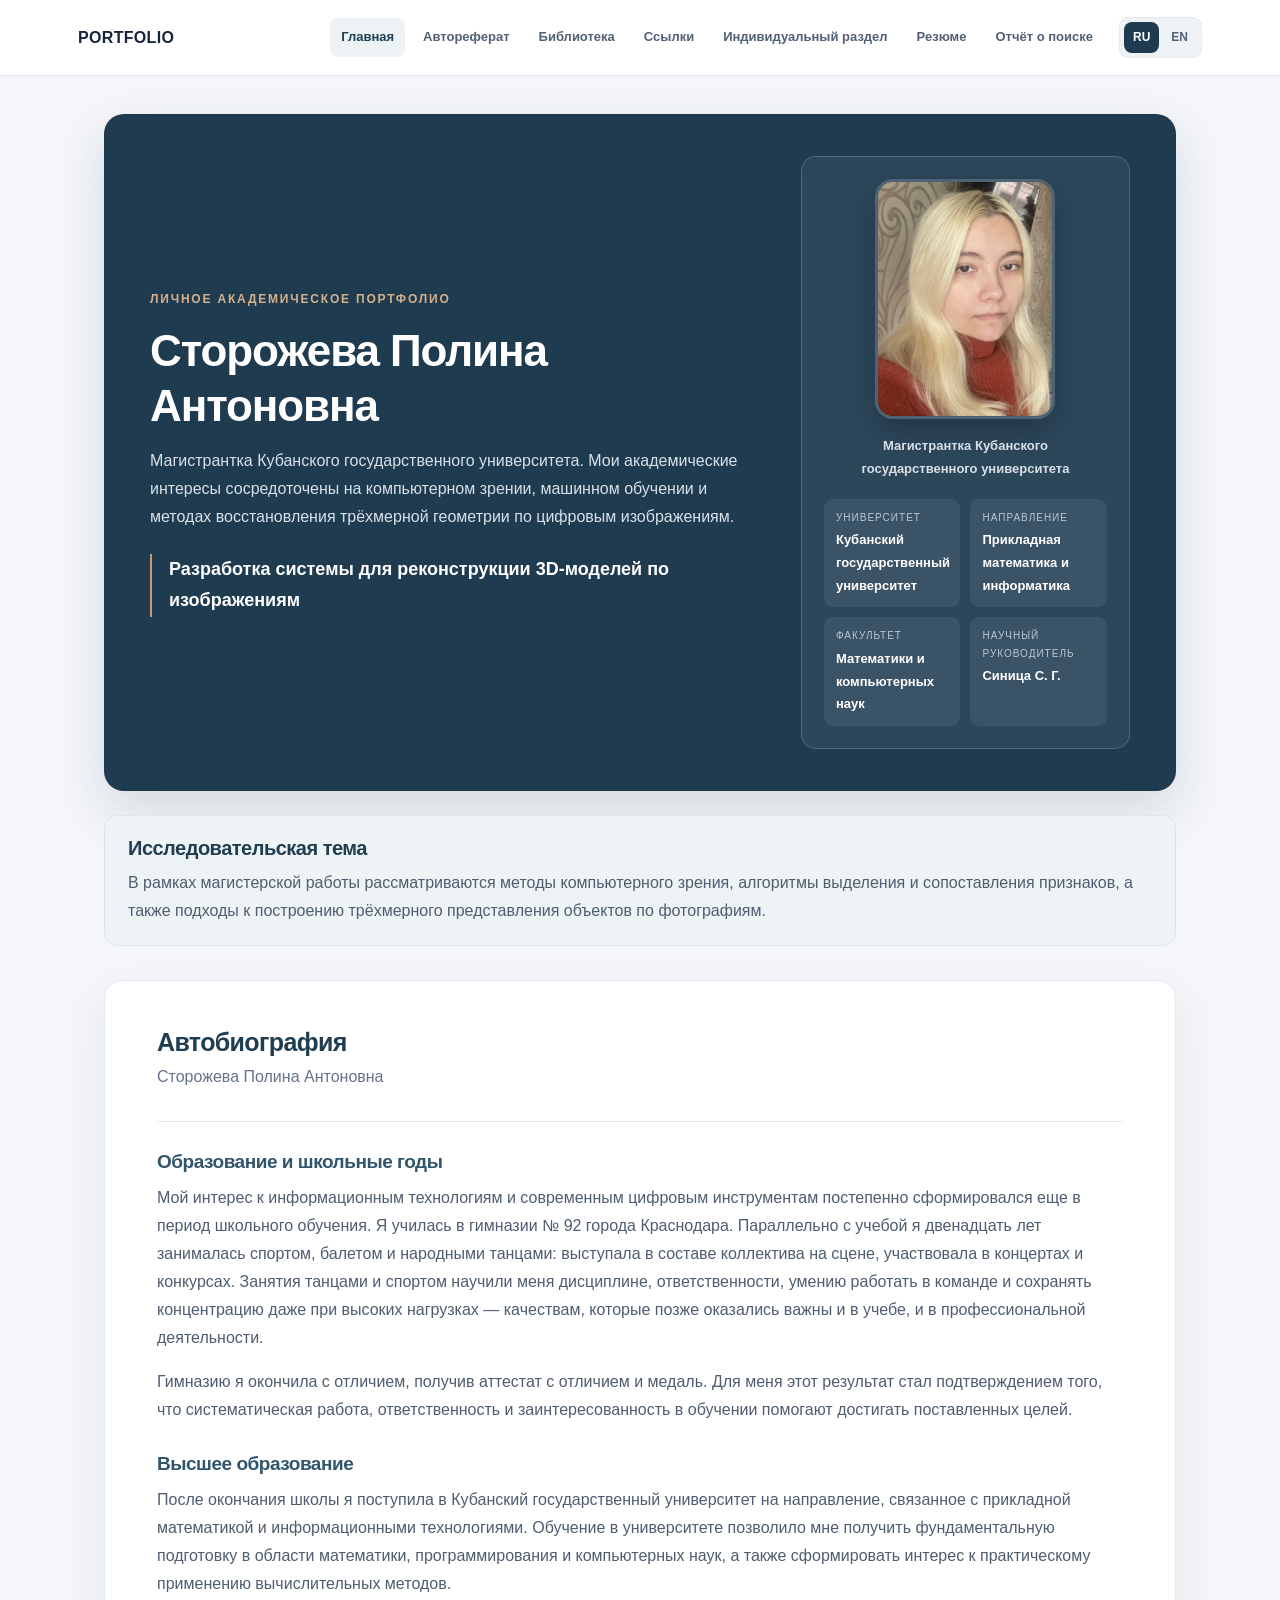
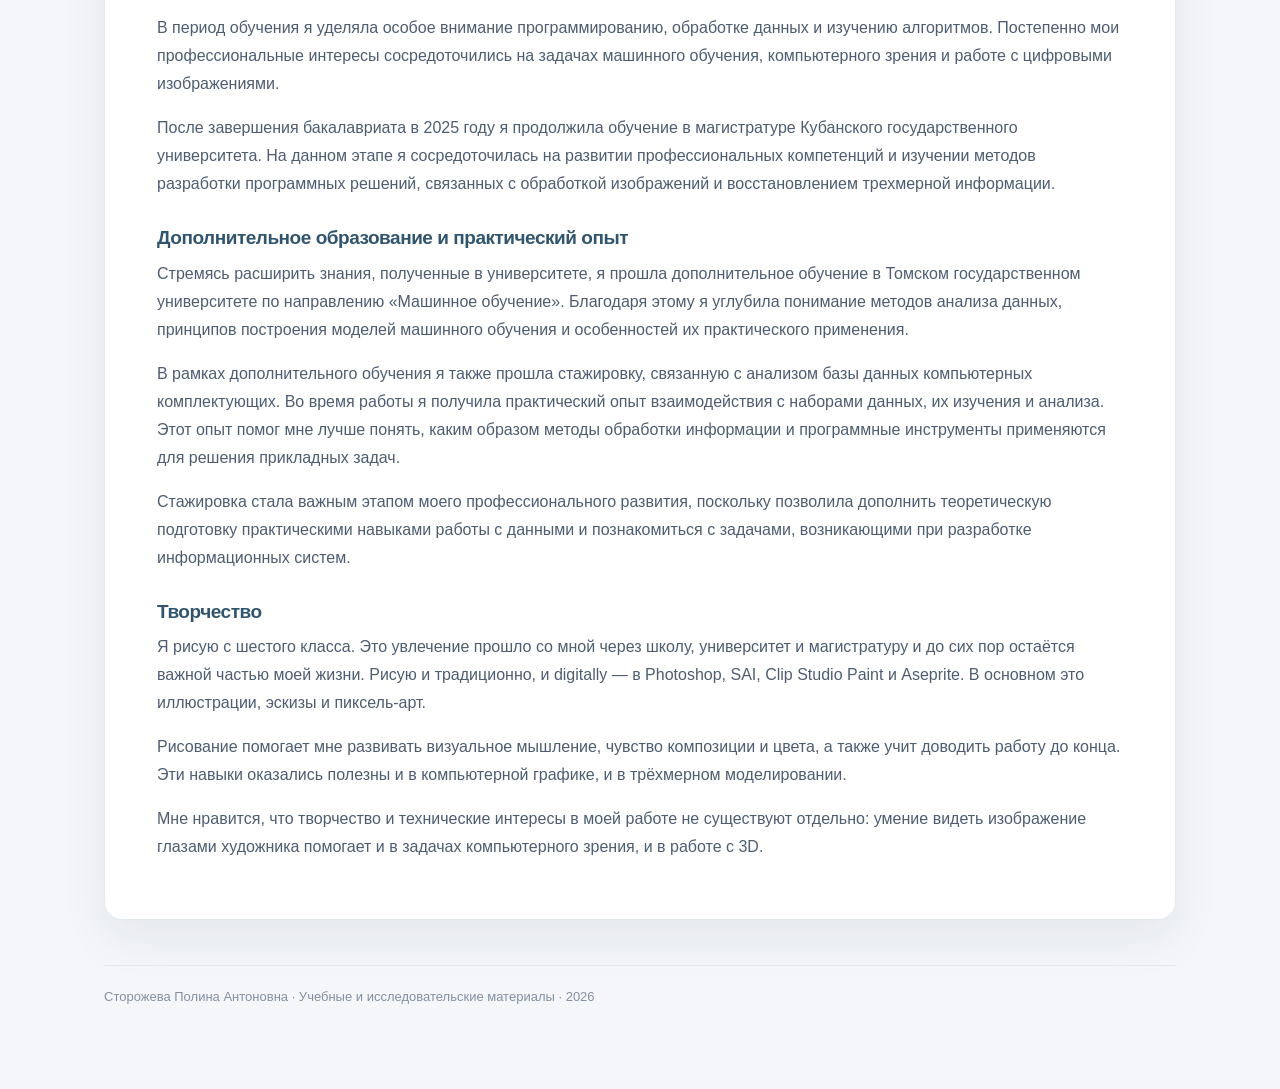
<file: index.htm>
<!DOCTYPE html>
<html lang="ru"><head><meta charset="UTF-8"><meta name="viewport" content="width=device-width, initial-scale=1.0"><meta name="description" content="Мои академические интересы сосредоточены на компьютерном зрении, машинном обучении и методах восстановления трёхмерной геометрии по цифровым изображениям."><title>Сторожева Полина Антоновна — Portfolio</title><link rel="stylesheet" href="master_style.css"></head><body>
<div class="site-header"><div class="header-inner"><a class="brand" href="index.htm"><span>PORTFOLIO</span></a><nav class="nav-links"><a class="active" href="index.htm">Главная</a><a class="" href="diss/index.htm">Автореферат</a><a class="" href="library/index.htm">Библиотека</a><a class="" href="links/index.htm">Ссылки</a><a class="" href="ind/index.htm">Индивидуальный раздел</a><a class="" href="resume.htm">Резюме</a><a class="" href="search-report.htm">Отчёт о поиске</a><span class="language-switch"><a href="index.htm" class="current">RU</a><a href="indexe.htm" class="">EN</a></span></nav></div></div>
<main class="page-shell">
<section class="hero"><div><div class="kicker">ЛИЧНОЕ АКАДЕМИЧЕСКОЕ ПОРТФОЛИО</div><h1>Сторожева Полина Антоновна</h1><p>Магистрантка Кубанского государственного университета. Мои академические интересы сосредоточены на компьютерном зрении, машинном обучении и методах восстановления трёхмерной геометрии по цифровым изображениям.</p><div class="thesis">Разработка системы для реконструкции 3D-моделей по изображениям</div></div>
<aside class="hero-aside">
  <div class="portrait">
    <img src="photo.jpg" alt="Портрет Сторожевой Полины Антоновны" width="180" height="240" class="portrait-img">
  </div>
  <p class="portrait-caption">Магистрантка Кубанского государственного университета</p><div class="facts"><div class="fact"><small>Университет</small><strong>Кубанский государственный университет</strong></div><div class="fact"><small>Направление</small><strong>Прикладная математика и информатика</strong></div><div class="fact"><small>Факультет</small><strong>Математики и компьютерных наук</strong></div><div class="fact"><small>Научный руководитель</small><strong>Синица С. Г.</strong></div></div></aside></section>
<section class="profile-note"><h2 style="margin:0 0 8px;font-size:20px">Исследовательская тема</h2><p>В рамках магистерской работы рассматриваются методы компьютерного зрения, алгоритмы выделения и сопоставления признаков, а также подходы к построению трёхмерного представления объектов по фотографиям.</p></section>
<section class="container" style="margin:34px 0 0;max-width:none"><header><h2 style="margin:0">Автобиография</h2><p>Сторожева Полина Антоновна</p></header><h3>Образование и школьные годы</h3>
<p>Мой интерес к информационным технологиям и современным цифровым инструментам постепенно сформировался еще в период школьного обучения. Я училась в гимназии № 92 города Краснодара. Параллельно с учебой я двенадцать лет занималась спортом, балетом и народными танцами: выступала в составе коллектива на сцене, участвовала в концертах и конкурсах. Занятия танцами и спортом научили меня дисциплине, ответственности, умению работать в команде и сохранять концентрацию даже при высоких нагрузках — качествам, которые позже оказались важны и в учебе, и в профессиональной деятельности.</p>
<p>Гимназию я окончила с отличием, получив аттестат с отличием и медаль. Для меня этот результат стал подтверждением того, что систематическая работа, ответственность и заинтересованность в обучении помогают достигать поставленных целей.</p>
<h3>Высшее образование</h3>
<p>После окончания школы я поступила в Кубанский государственный университет на направление, связанное с прикладной математикой и информационными технологиями. Обучение в университете позволило мне получить фундаментальную подготовку в области математики, программирования и компьютерных наук, а также сформировать интерес к практическому применению вычислительных методов.</p>
<p>В период обучения я уделяла особое внимание программированию, обработке данных и изучению алгоритмов. Постепенно мои профессиональные интересы сосредоточились на задачах машинного обучения, компьютерного зрения и работе с цифровыми изображениями.</p>
<p>После завершения бакалавриата в 2025 году я продолжила обучение в магистратуре Кубанского государственного университета. На данном этапе я сосредоточилась на развитии профессиональных компетенций и изучении методов разработки программных решений, связанных с обработкой изображений и восстановлением трехмерной информации.</p>
<h3>Дополнительное образование и практический опыт</h3>
<p>Стремясь расширить знания, полученные в университете, я прошла дополнительное обучение в Томском государственном университете по направлению «Машинное обучение». Благодаря этому я углубила понимание методов анализа данных, принципов построения моделей машинного обучения и особенностей их практического применения.</p>
<p>В рамках дополнительного обучения я также прошла стажировку, связанную с анализом базы данных компьютерных комплектующих. Во время работы я получила практический опыт взаимодействия с наборами данных, их изучения и анализа. Этот опыт помог мне лучше понять, каким образом методы обработки информации и программные инструменты применяются для решения прикладных задач.</p>
<p>Стажировка стала важным этапом моего профессионального развития, поскольку позволила дополнить теоретическую подготовку практическими навыками работы с данными и познакомиться с задачами, возникающими при разработке информационных систем.</p>
<h3>Творчество</h3>
<p>Я рисую с шестого класса. Это увлечение прошло со мной через школу, университет и магистратуру и до сих пор остаётся важной частью моей жизни. Рисую и традиционно, и digitally — в Photoshop, SAI, Clip Studio Paint и Aseprite. В основном это иллюстрации, эскизы и пиксель-арт.</p>
<p>Рисование помогает мне развивать визуальное мышление, чувство композиции и цвета, а также учит доводить работу до конца. Эти навыки оказались полезны и в компьютерной графике, и в трёхмерном моделировании.</p>
<p>Мне нравится, что творчество и технические интересы в моей работе не существуют отдельно: умение видеть изображение глазами художника помогает и в задачах компьютерного зрения, и в работе с 3D.</p>
</section>
<footer>Сторожева Полина Антоновна · Учебные и исследовательские материалы · 2026</footer>
</main></body></html>
</file>
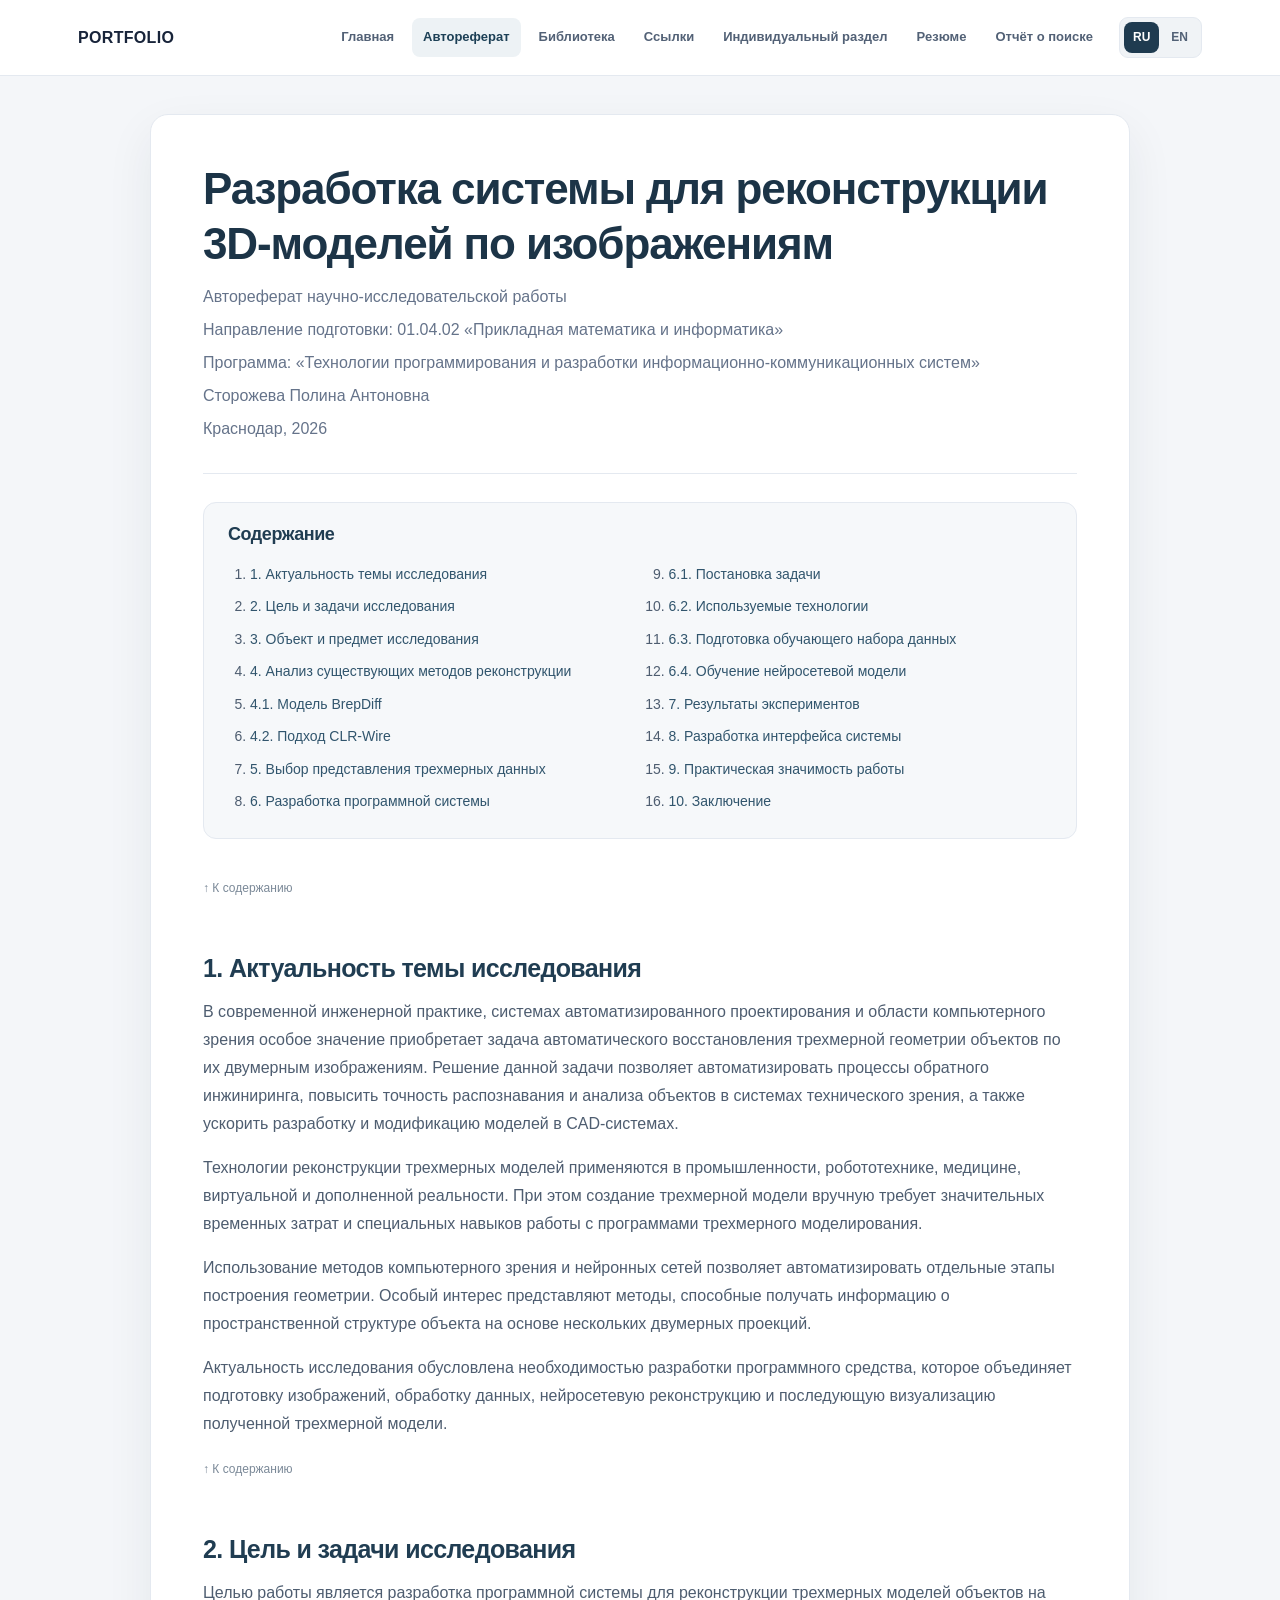
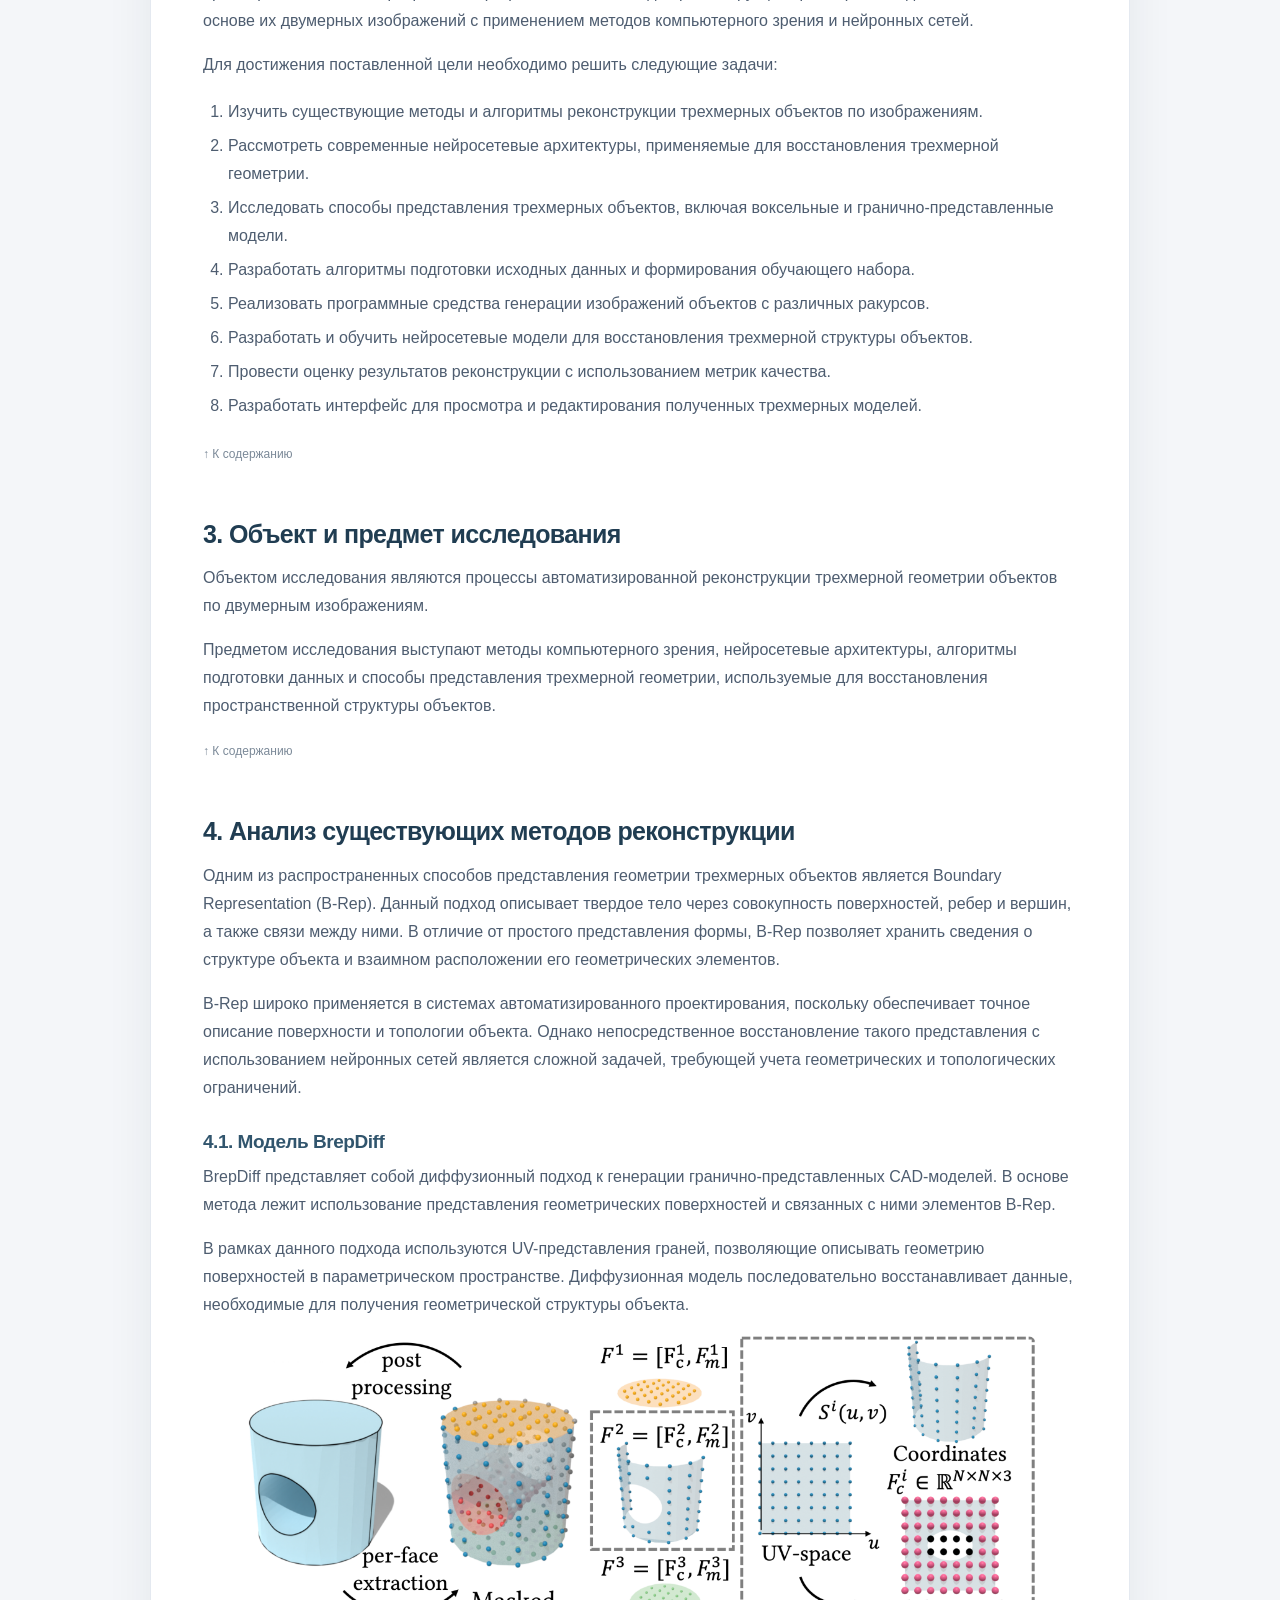
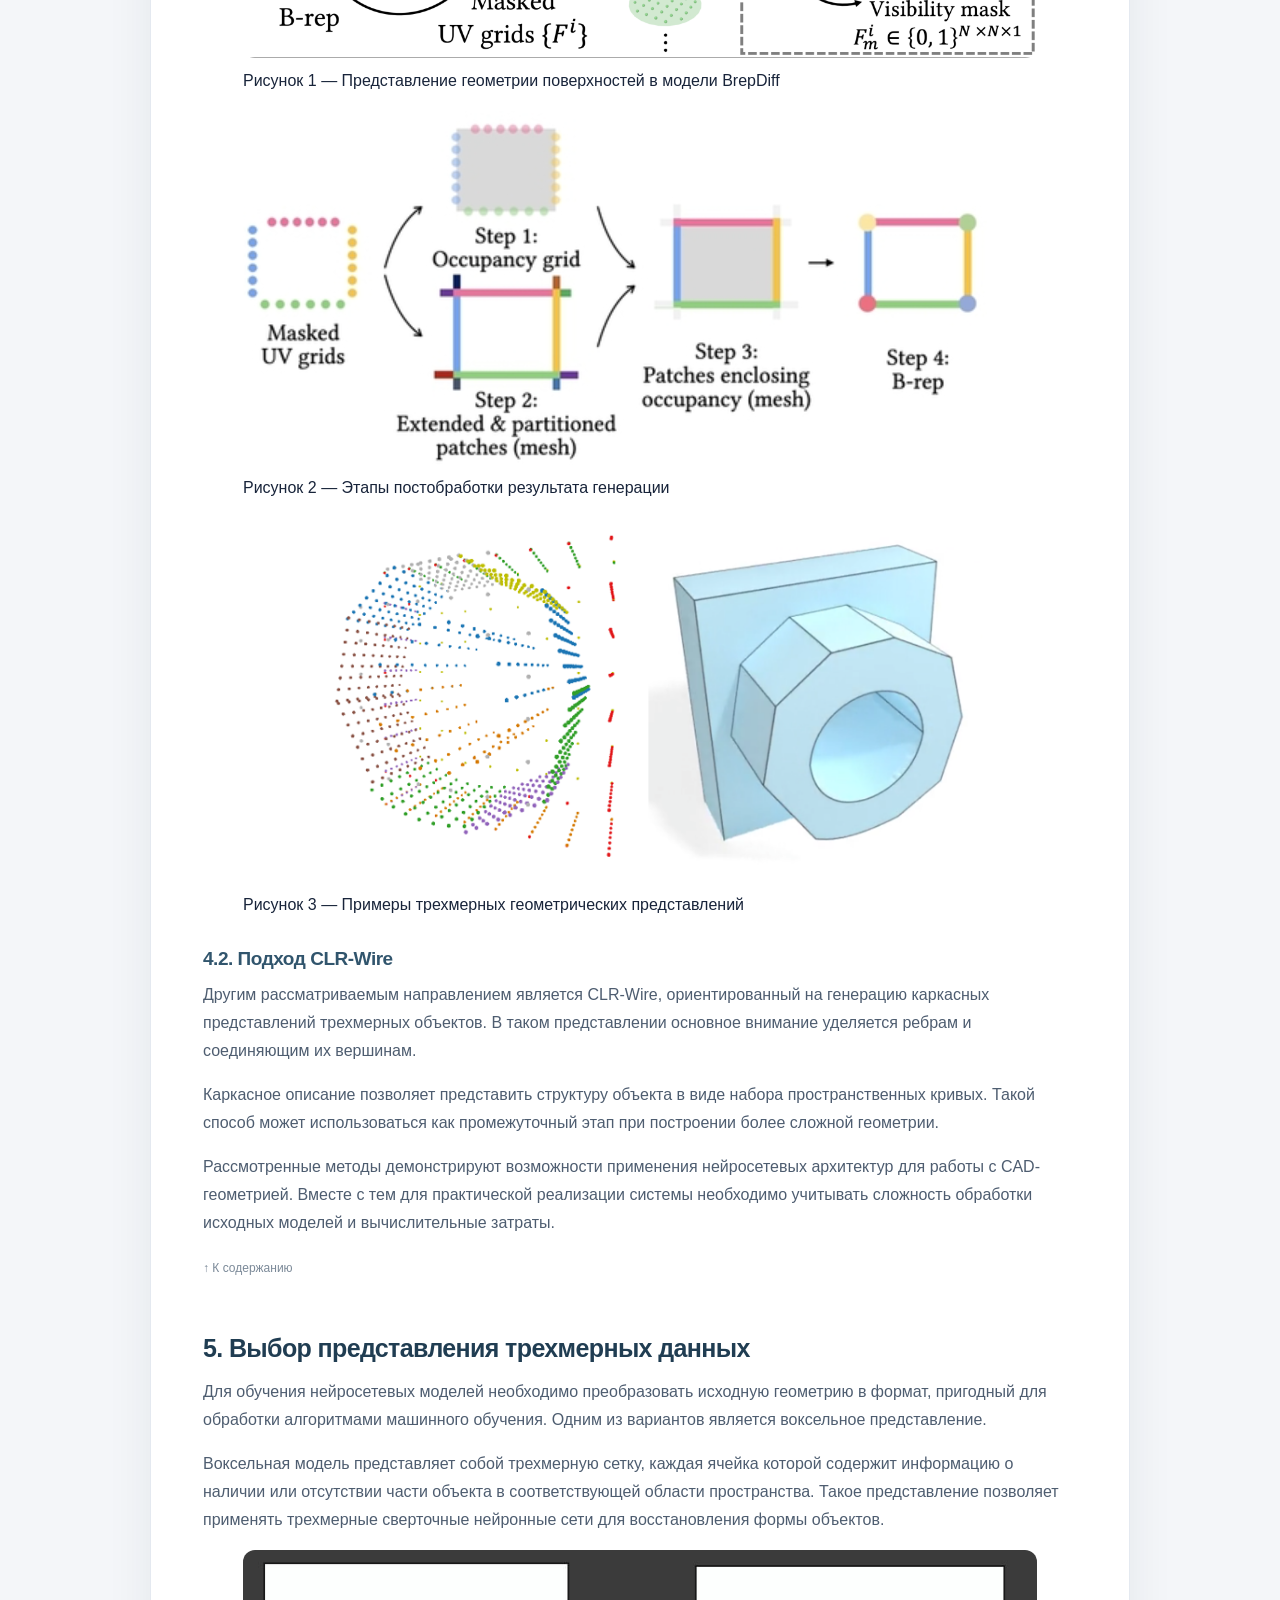
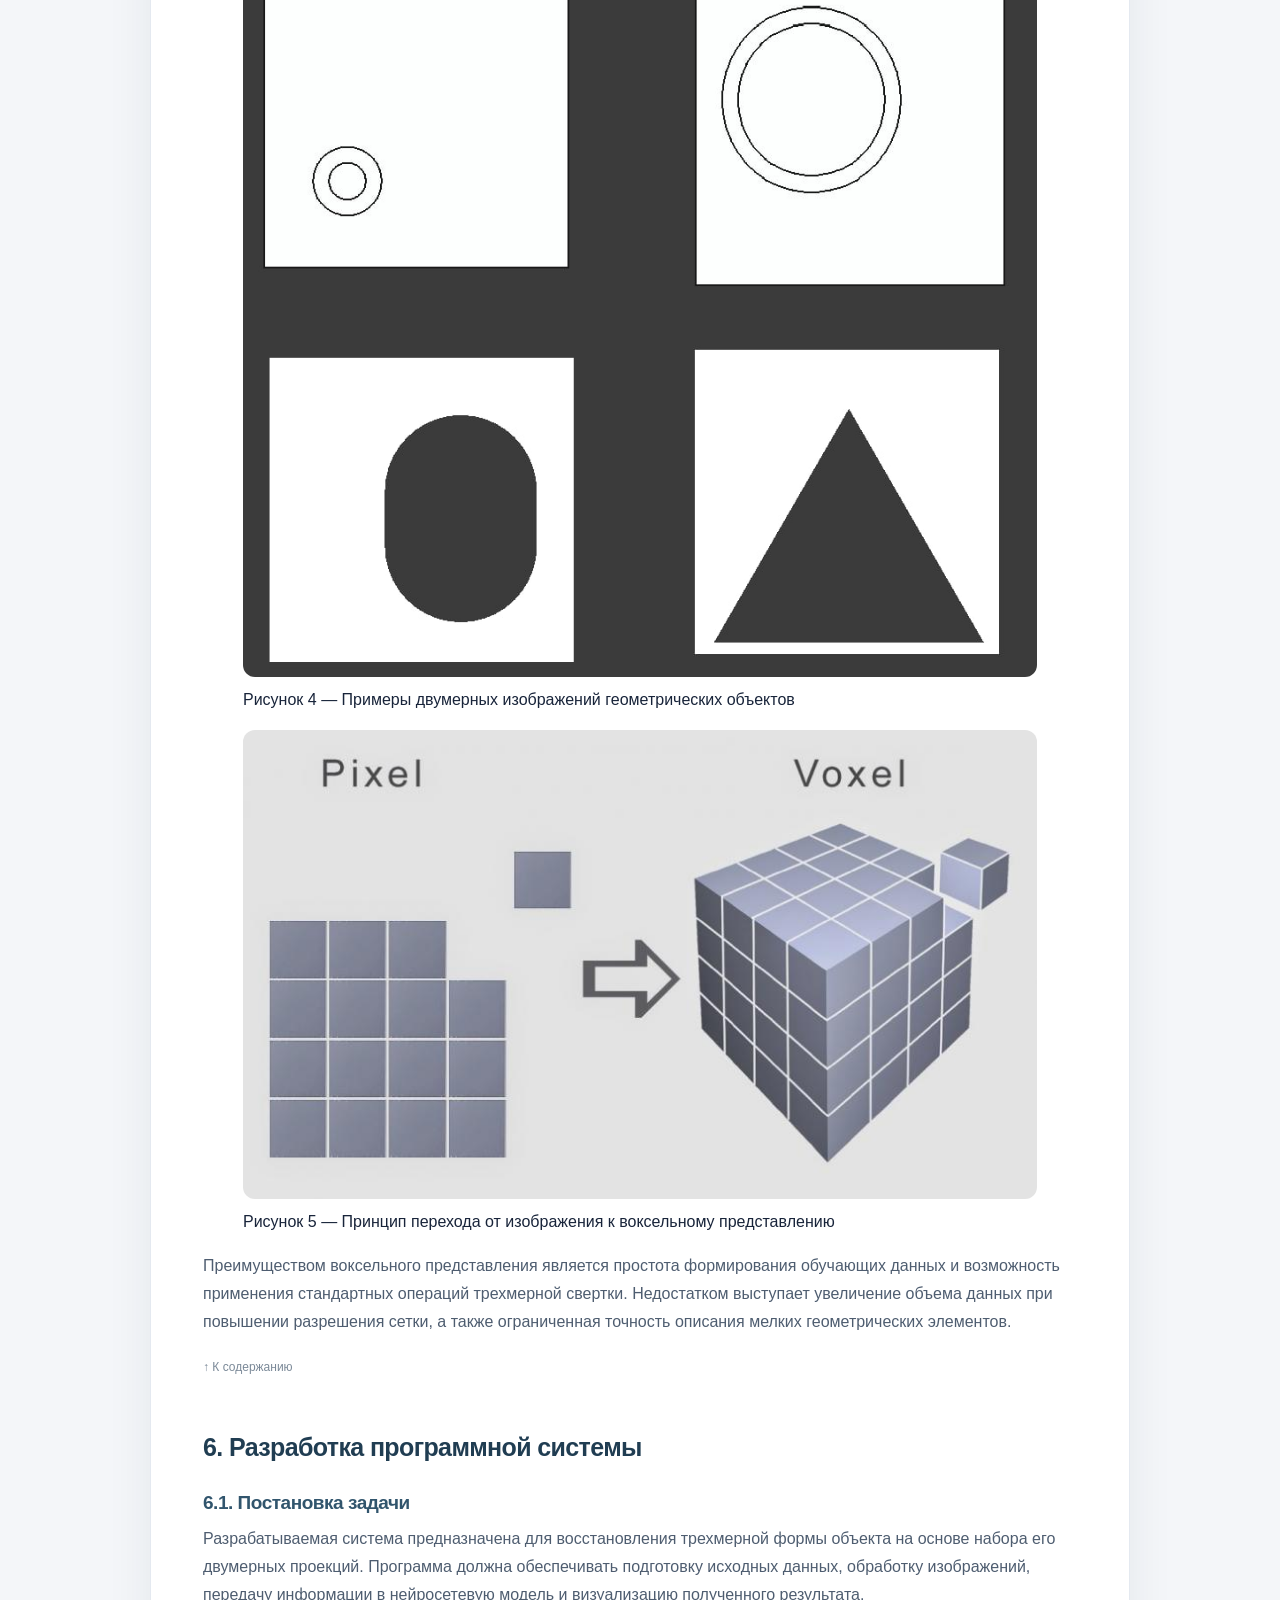
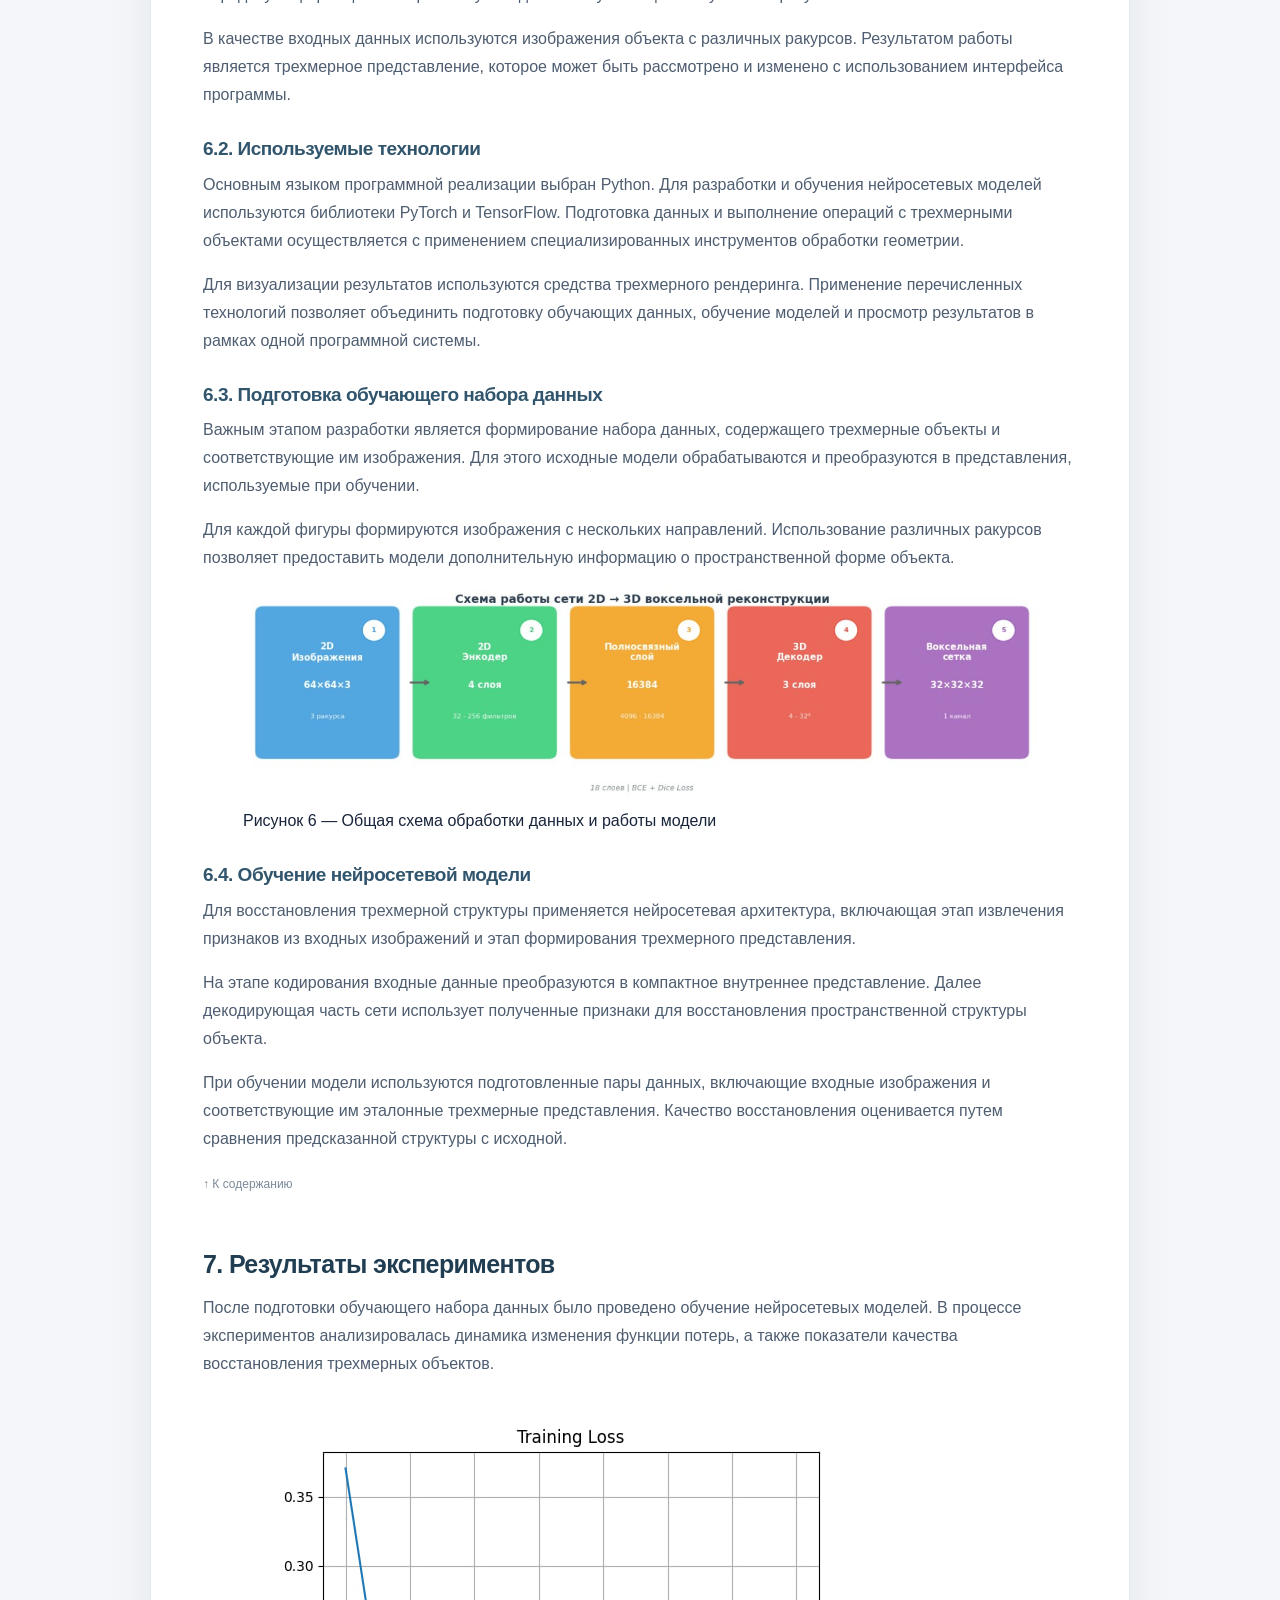
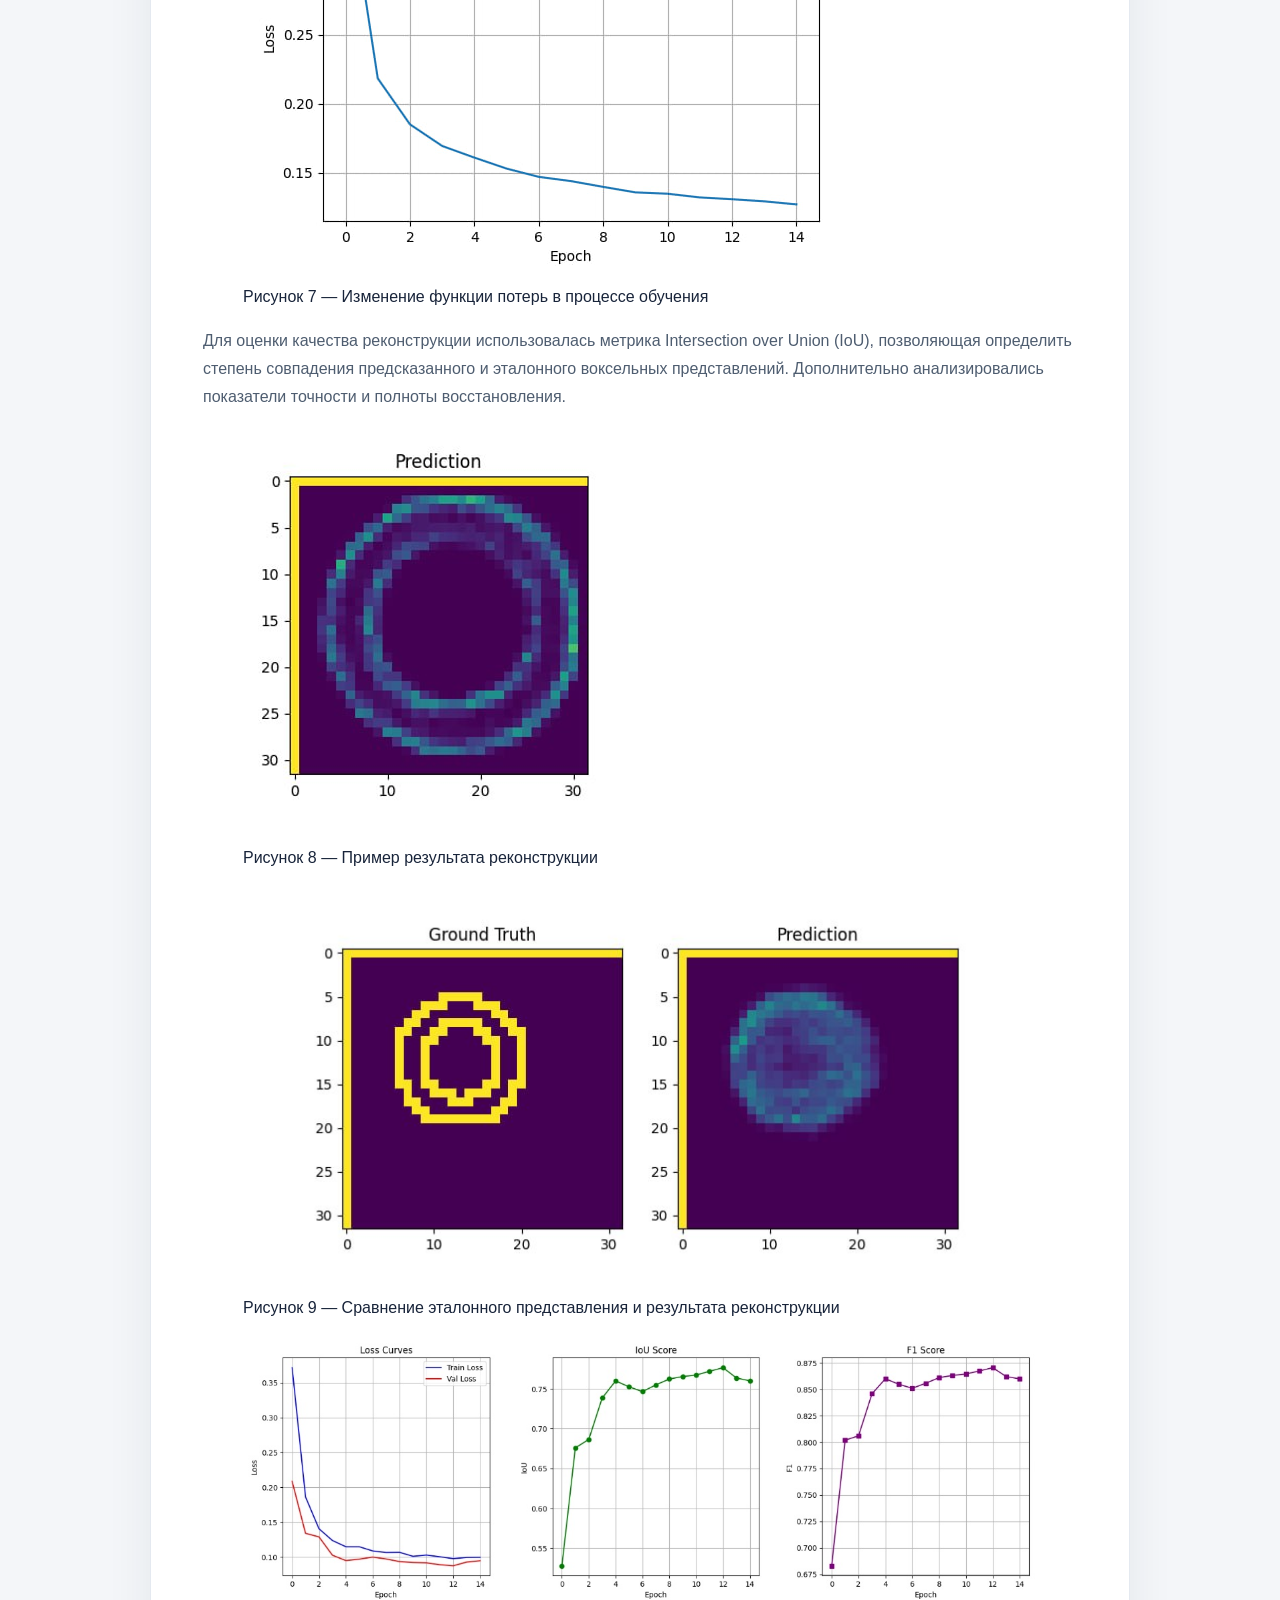
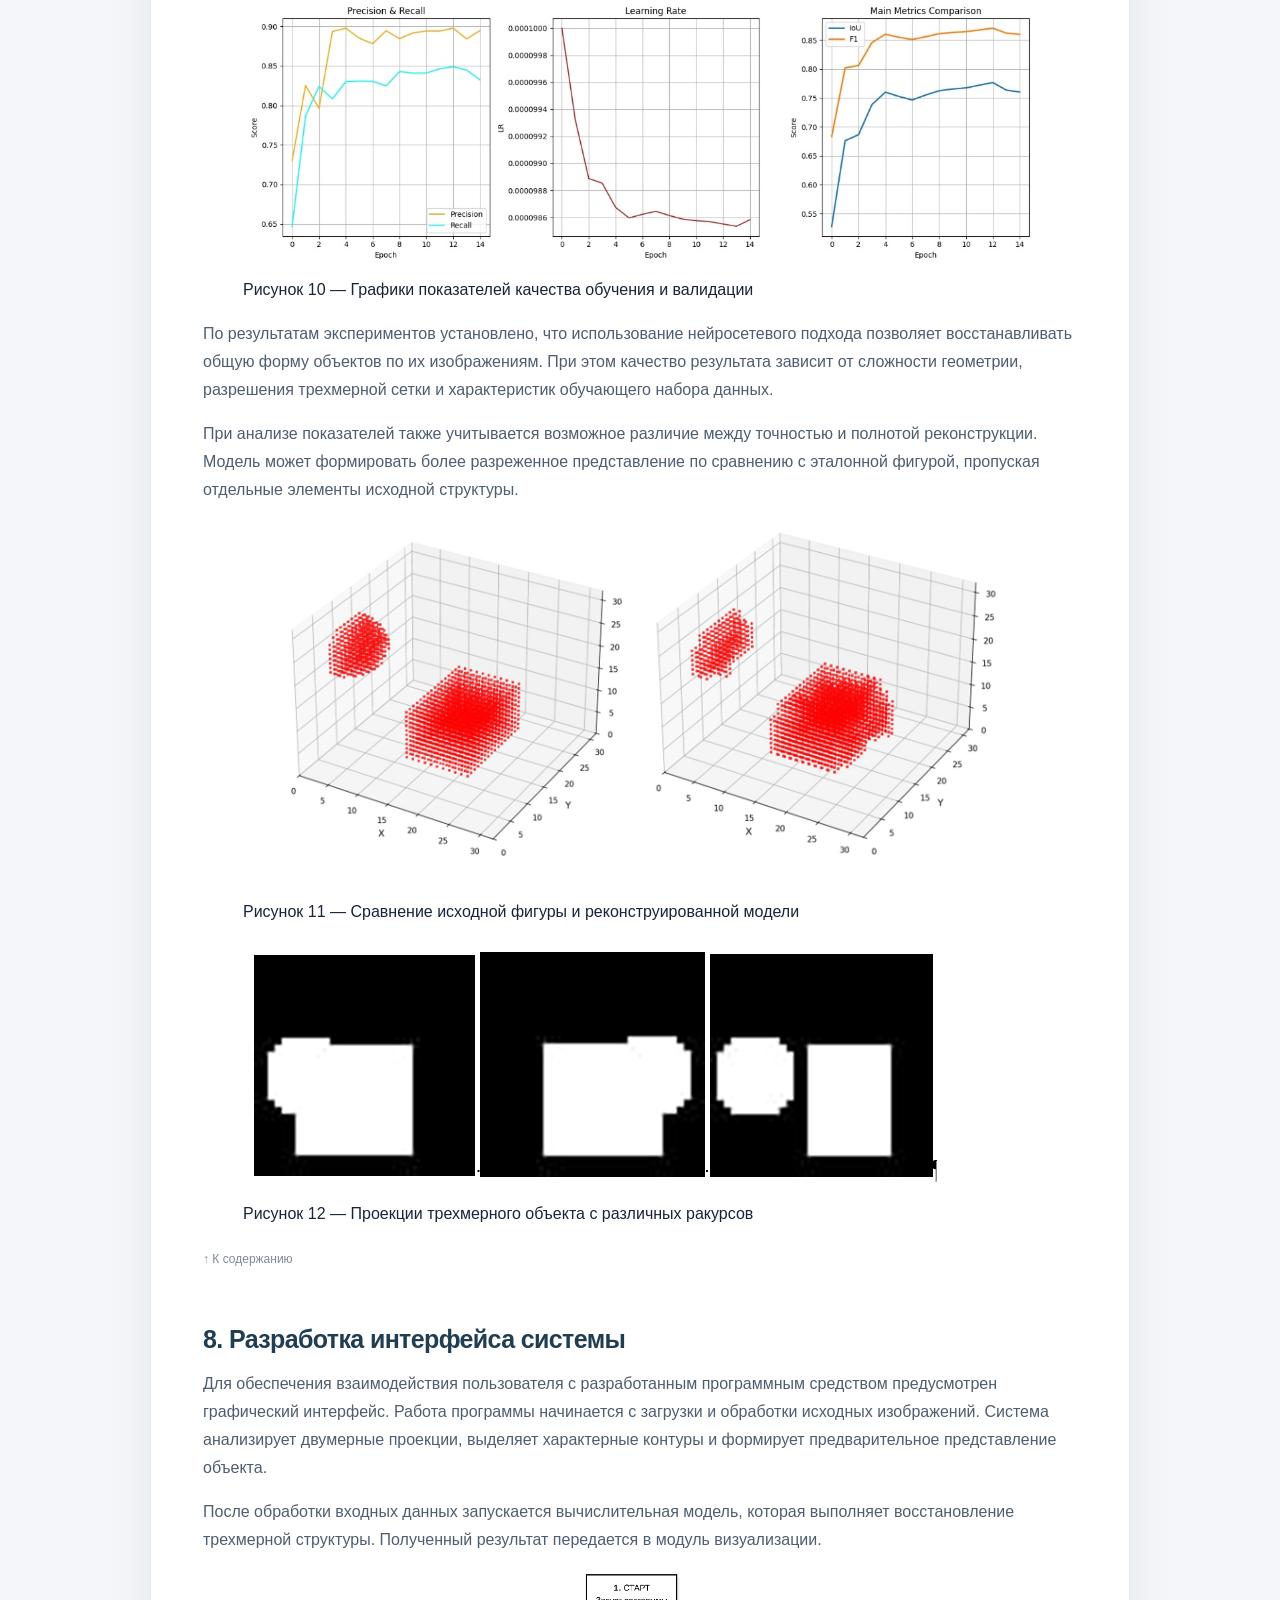
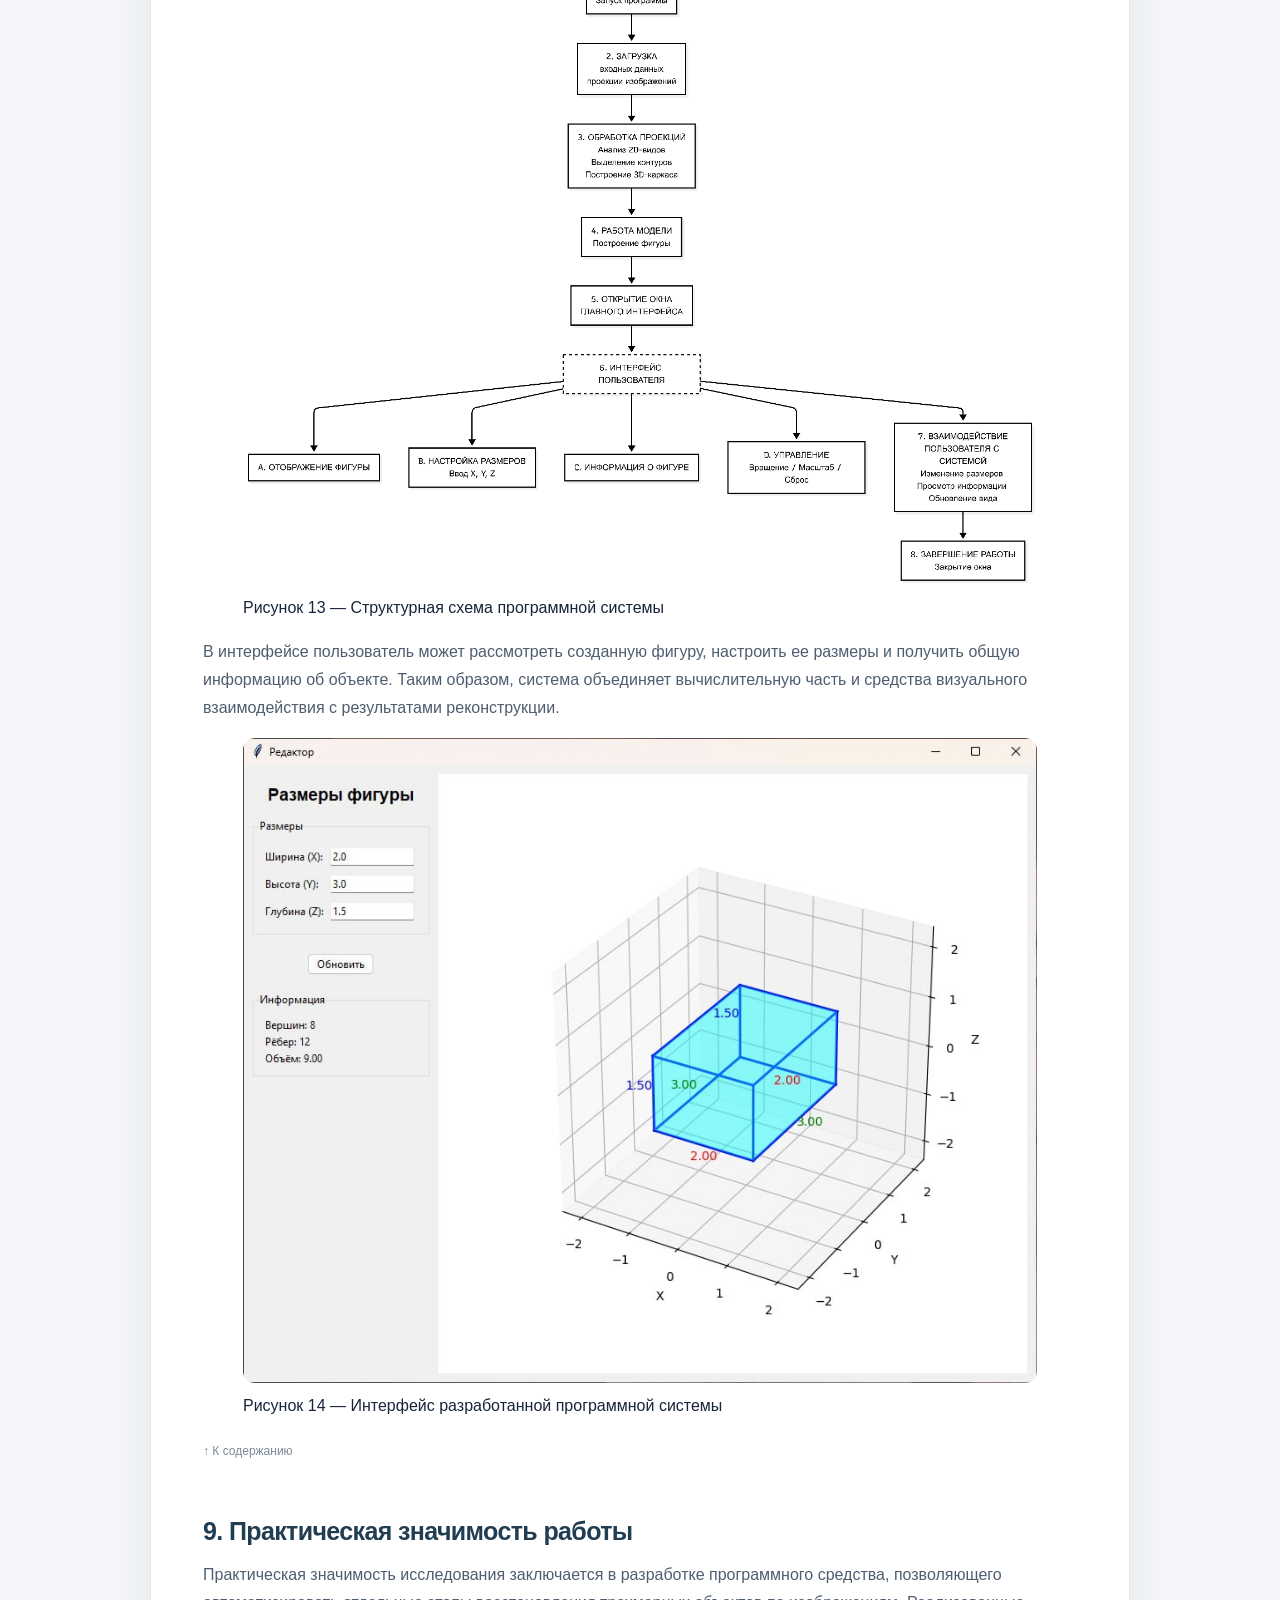
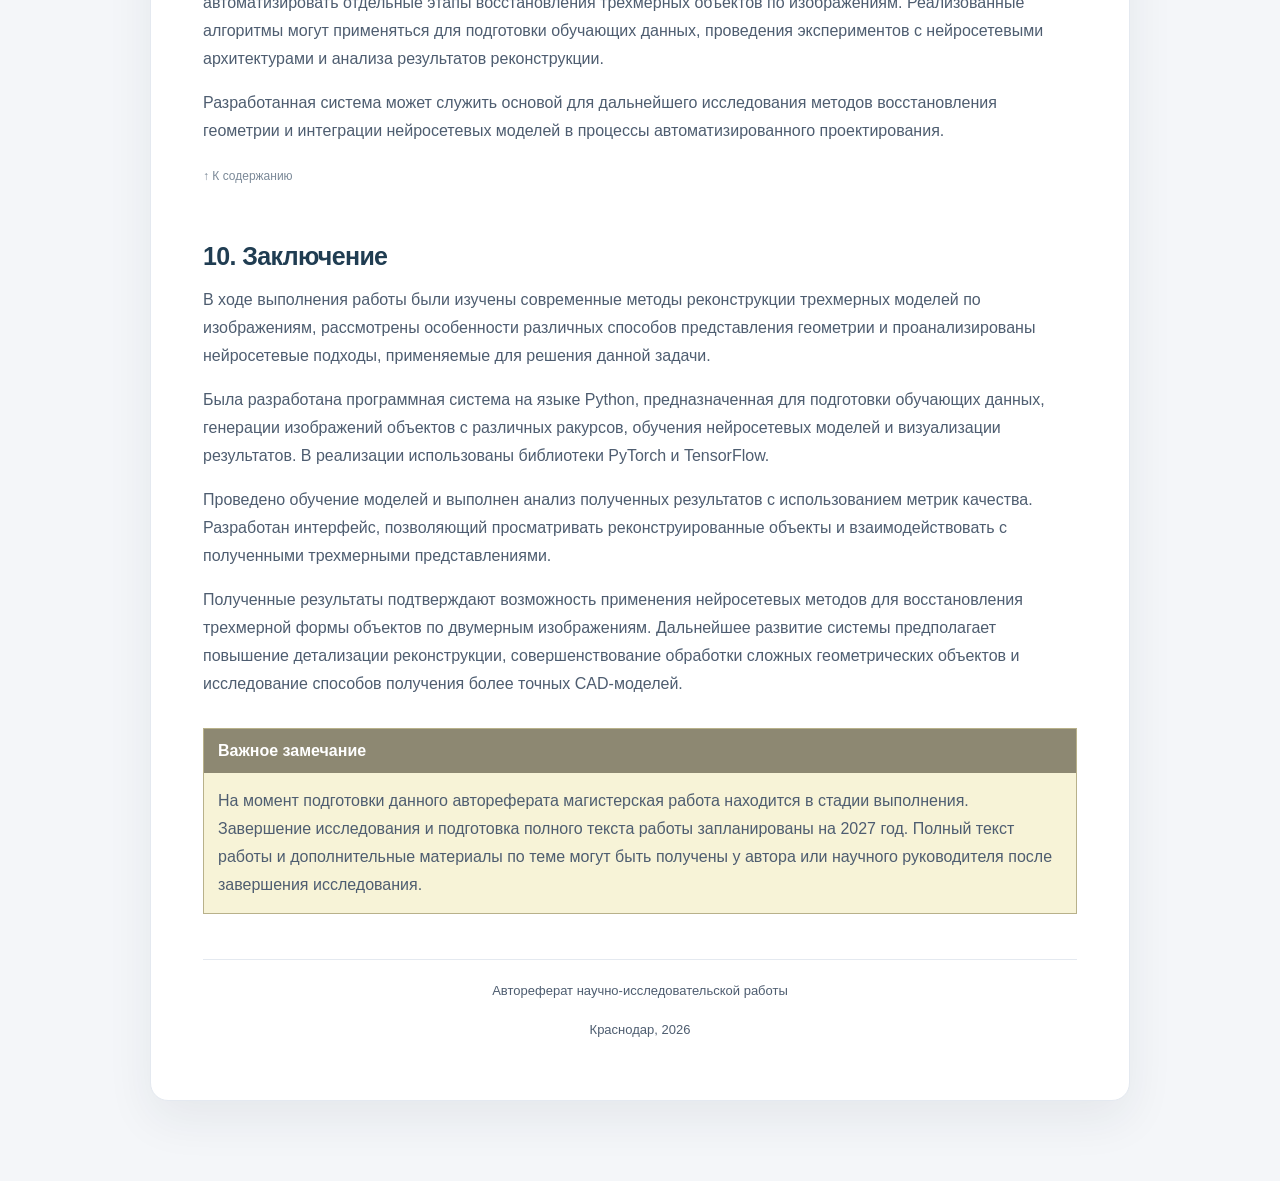
<file: diss/index.htm>
<!DOCTYPE html>

<html lang="ru">
<head>
<meta charset="utf-8"/>
<meta content="width=device-width, initial-scale=1.0" name="viewport"/>
<title>Автореферат — Разработка системы для реконструкции 3D-моделей по изображениям</title>
<link href="../master_style.css" rel="stylesheet" type="text/css"/>
</head>
<body><div class="site-header"><div class="header-inner"><a class="brand" href="../index.htm"><span>PORTFOLIO</span></a><nav class="nav-links"><a class="" href="../index.htm">Главная</a><a class="active" href="../diss/index.htm">Автореферат</a><a class="" href="../library/index.htm">Библиотека</a><a class="" href="../links/index.htm">Ссылки</a><a class="" href="../ind/index.htm">Индивидуальный раздел</a><a class="" href="../resume.htm">Резюме</a><a class="" href="../search-report.htm">Отчёт о поиске</a><span class="language-switch"><a class="current" href="../diss/index.htm">RU</a><a class="" href="../diss/indexe.htm">EN</a></span></nav></div></div>

<div class="container">
<header>
<h1>
            Разработка системы для реконструкции 3D-моделей по изображениям
        </h1>
<p>Автореферат научно-исследовательской работы</p>
<p>Направление подготовки: 01.04.02 «Прикладная математика и информатика»</p>
<p>Программа: «Технологии программирования и разработки информационно-коммуникационных систем»</p>
<p>Сторожева Полина Антоновна</p>
<p>Краснодар, 2026</p>
</header><nav class="toc" id="contents"><h2>Содержание</h2><ol><li><a href="#section-1">1. Актуальность темы исследования</a></li><li><a href="#section-2">2. Цель и задачи исследования</a></li><li><a href="#section-3">3. Объект и предмет исследования</a></li><li><a href="#section-4">4. Анализ существующих методов реконструкции</a></li><li><a href="#section-5">4.1. Модель BrepDiff</a></li><li><a href="#section-6">4.2. Подход CLR-Wire</a></li><li><a href="#section-7">5. Выбор представления трехмерных данных</a></li><li><a href="#section-8">6. Разработка программной системы</a></li><li><a href="#section-9">6.1. Постановка задачи</a></li><li><a href="#section-10">6.2. Используемые технологии</a></li><li><a href="#section-11">6.3. Подготовка обучающего набора данных</a></li><li><a href="#section-12">6.4. Обучение нейросетевой модели</a></li><li><a href="#section-13">7. Результаты экспериментов</a></li><li><a href="#section-14">8. Разработка интерфейса системы</a></li><li><a href="#section-15">9. Практическая значимость работы</a></li><li><a href="#section-16">10. Заключение</a></li></ol></nav>
<a class="back-top" href="#contents">↑ К содержанию</a><h2 id="section-1">1. Актуальность темы исследования</h2>
<p>
        В современной инженерной практике, системах автоматизированного
        проектирования и области компьютерного зрения особое значение
        приобретает задача автоматического восстановления трехмерной
        геометрии объектов по их двумерным изображениям. Решение данной
        задачи позволяет автоматизировать процессы обратного инжиниринга,
        повысить точность распознавания и анализа объектов в системах
        технического зрения, а также ускорить разработку и модификацию
        моделей в CAD-системах.
    </p>
<p>
        Технологии реконструкции трехмерных моделей применяются в
        промышленности, робототехнике, медицине, виртуальной и дополненной
        реальности. При этом создание трехмерной модели вручную требует
        значительных временных затрат и специальных навыков работы
        с программами трехмерного моделирования.
    </p>
<p>
        Использование методов компьютерного зрения и нейронных сетей
        позволяет автоматизировать отдельные этапы построения геометрии.
        Особый интерес представляют методы, способные получать информацию
        о пространственной структуре объекта на основе нескольких
        двумерных проекций.
    </p>
<p>
        Актуальность исследования обусловлена необходимостью разработки
        программного средства, которое объединяет подготовку изображений,
        обработку данных, нейросетевую реконструкцию и последующую
        визуализацию полученной трехмерной модели.
    </p>
<a class="back-top" href="#contents">↑ К содержанию</a><h2 id="section-2">2. Цель и задачи исследования</h2>
<p>
        Целью работы является разработка программной системы для
        реконструкции трехмерных моделей объектов на основе их двумерных
        изображений с применением методов компьютерного зрения
        и нейронных сетей.
    </p>
<p>Для достижения поставленной цели необходимо решить следующие задачи:</p>
<ol>
<li>
            Изучить существующие методы и алгоритмы реконструкции
            трехмерных объектов по изображениям.
        </li>
<li>
            Рассмотреть современные нейросетевые архитектуры,
            применяемые для восстановления трехмерной геометрии.
        </li>
<li>
            Исследовать способы представления трехмерных объектов,
            включая воксельные и гранично-представленные модели.
        </li>
<li>
            Разработать алгоритмы подготовки исходных данных
            и формирования обучающего набора.
        </li>
<li>
            Реализовать программные средства генерации изображений
            объектов с различных ракурсов.
        </li>
<li>
            Разработать и обучить нейросетевые модели для восстановления
            трехмерной структуры объектов.
        </li>
<li>
            Провести оценку результатов реконструкции с использованием
            метрик качества.
        </li>
<li>
            Разработать интерфейс для просмотра и редактирования
            полученных трехмерных моделей.
        </li>
</ol>
<a class="back-top" href="#contents">↑ К содержанию</a><h2 id="section-3">3. Объект и предмет исследования</h2>
<p>
        Объектом исследования являются процессы автоматизированной
        реконструкции трехмерной геометрии объектов по двумерным
        изображениям.
    </p>
<p>
        Предметом исследования выступают методы компьютерного зрения,
        нейросетевые архитектуры, алгоритмы подготовки данных и способы
        представления трехмерной геометрии, используемые для восстановления
        пространственной структуры объектов.
    </p>
<a class="back-top" href="#contents">↑ К содержанию</a><h2 id="section-4">4. Анализ существующих методов реконструкции</h2>
<p>
        Одним из распространенных способов представления геометрии
        трехмерных объектов является Boundary Representation (B-Rep).
        Данный подход описывает твердое тело через совокупность поверхностей,
        ребер и вершин, а также связи между ними. В отличие от простого
        представления формы, B-Rep позволяет хранить сведения о структуре
        объекта и взаимном расположении его геометрических элементов.
    </p>
<p>
        B-Rep широко применяется в системах автоматизированного
        проектирования, поскольку обеспечивает точное описание поверхности
        и топологии объекта. Однако непосредственное восстановление такого
        представления с использованием нейронных сетей является сложной
        задачей, требующей учета геометрических и топологических ограничений.
    </p>
<h3 id="section-5">4.1. Модель BrepDiff</h3>
<p>
        BrepDiff представляет собой диффузионный подход к генерации
        гранично-представленных CAD-моделей. В основе метода лежит
        использование представления геометрических поверхностей
        и связанных с ними элементов B-Rep.
    </p>
<p>
        В рамках данного подхода используются UV-представления граней,
        позволяющие описывать геометрию поверхностей в параметрическом
        пространстве. Диффузионная модель последовательно восстанавливает
        данные, необходимые для получения геометрической структуры объекта.
    </p>
<figure>
<img alt="Принцип представления поверхностей и маскированной UV-сетки в модели BrepDiff" src="docx_media/image1.png"/>
<figcaption>
            Рисунок 1 — Представление геометрии поверхностей в модели BrepDiff
        </figcaption>
</figure>
<figure>
<img alt="Этапы постобработки результата генерации модели BrepDiff" src="docx_media/image2.png"/>
<figcaption>
            Рисунок 2 — Этапы постобработки результата генерации
        </figcaption>
</figure>
<figure>
<img alt="Примеры трехмерных геометрических объектов и CAD-представлений" src="docx_media/image3.png"/>
<figcaption>
            Рисунок 3 — Примеры трехмерных геометрических представлений
        </figcaption>
</figure>
<h3 id="section-6">4.2. Подход CLR-Wire</h3>
<p>
        Другим рассматриваемым направлением является CLR-Wire,
        ориентированный на генерацию каркасных представлений трехмерных
        объектов. В таком представлении основное внимание уделяется
        ребрам и соединяющим их вершинам.
    </p>
<p>
        Каркасное описание позволяет представить структуру объекта
        в виде набора пространственных кривых. Такой способ может
        использоваться как промежуточный этап при построении более
        сложной геометрии.
    </p>
<p>
        Рассмотренные методы демонстрируют возможности применения
        нейросетевых архитектур для работы с CAD-геометрией. Вместе
        с тем для практической реализации системы необходимо учитывать
        сложность обработки исходных моделей и вычислительные затраты.
    </p>
<a class="back-top" href="#contents">↑ К содержанию</a><h2 id="section-7">5. Выбор представления трехмерных данных</h2>
<p>
        Для обучения нейросетевых моделей необходимо преобразовать
        исходную геометрию в формат, пригодный для обработки алгоритмами
        машинного обучения. Одним из вариантов является воксельное
        представление.
    </p>
<p>
        Воксельная модель представляет собой трехмерную сетку, каждая
        ячейка которой содержит информацию о наличии или отсутствии
        части объекта в соответствующей области пространства.
        Такое представление позволяет применять трехмерные сверточные
        нейронные сети для восстановления формы объектов.
    </p>
<figure>
<img alt="Примеры двумерных силуэтов геометрических объектов" src="docx_media/image4.png"/>
<figcaption>
            Рисунок 4 — Примеры двумерных изображений геометрических объектов
        </figcaption>
</figure>
<figure>
<img alt="Преобразование изображения объекта в трехмерное воксельное представление" src="docx_media/image5.jpeg"/>
<figcaption>
            Рисунок 5 — Принцип перехода от изображения к воксельному представлению
        </figcaption>
</figure>
<p>
        Преимуществом воксельного представления является простота
        формирования обучающих данных и возможность применения
        стандартных операций трехмерной свертки. Недостатком выступает
        увеличение объема данных при повышении разрешения сетки,
        а также ограниченная точность описания мелких геометрических
        элементов.
    </p>
<a class="back-top" href="#contents">↑ К содержанию</a><h2 id="section-8">6. Разработка программной системы</h2>
<h3 id="section-9">6.1. Постановка задачи</h3>
<p>
        Разрабатываемая система предназначена для восстановления
        трехмерной формы объекта на основе набора его двумерных проекций.
        Программа должна обеспечивать подготовку исходных данных,
        обработку изображений, передачу информации в нейросетевую модель
        и визуализацию полученного результата.
    </p>
<p>
        В качестве входных данных используются изображения объекта
        с различных ракурсов. Результатом работы является трехмерное
        представление, которое может быть рассмотрено и изменено
        с использованием интерфейса программы.
    </p>
<h3 id="section-10">6.2. Используемые технологии</h3>
<p>
        Основным языком программной реализации выбран Python.
        Для разработки и обучения нейросетевых моделей используются
        библиотеки PyTorch и TensorFlow. Подготовка данных и выполнение
        операций с трехмерными объектами осуществляется с применением
        специализированных инструментов обработки геометрии.
    </p>
<p>
        Для визуализации результатов используются средства трехмерного
        рендеринга. Применение перечисленных технологий позволяет
        объединить подготовку обучающих данных, обучение моделей
        и просмотр результатов в рамках одной программной системы.
    </p>
<h3 id="section-11">6.3. Подготовка обучающего набора данных</h3>
<p>
        Важным этапом разработки является формирование набора данных,
        содержащего трехмерные объекты и соответствующие им изображения.
        Для этого исходные модели обрабатываются и преобразуются
        в представления, используемые при обучении.
    </p>
<p>
        Для каждой фигуры формируются изображения с нескольких
        направлений. Использование различных ракурсов позволяет
        предоставить модели дополнительную информацию о пространственной
        форме объекта.
    </p>
<figure>
<img alt="Схема обработки данных и взаимодействия компонентов нейросетевой модели" src="docx_media/image6.png"/>
<figcaption>
            Рисунок 6 — Общая схема обработки данных и работы модели
        </figcaption>
</figure>
<h3 id="section-12">6.4. Обучение нейросетевой модели</h3>
<p>
        Для восстановления трехмерной структуры применяется нейросетевая
        архитектура, включающая этап извлечения признаков из входных
        изображений и этап формирования трехмерного представления.
    </p>
<p>
        На этапе кодирования входные данные преобразуются в компактное
        внутреннее представление. Далее декодирующая часть сети
        использует полученные признаки для восстановления пространственной
        структуры объекта.
    </p>
<p>
        При обучении модели используются подготовленные пары данных,
        включающие входные изображения и соответствующие им эталонные
        трехмерные представления. Качество восстановления оценивается
        путем сравнения предсказанной структуры с исходной.
    </p>
<a class="back-top" href="#contents">↑ К содержанию</a><h2 id="section-13">7. Результаты экспериментов</h2>
<p>
        После подготовки обучающего набора данных было проведено
        обучение нейросетевых моделей. В процессе экспериментов
        анализировалась динамика изменения функции потерь,
        а также показатели качества восстановления трехмерных объектов.
    </p>
<figure>
<img alt="График изменения функции потерь нейросетевой модели в процессе обучения" src="docx_media/image7.png"/>
<figcaption>
            Рисунок 7 — Изменение функции потерь в процессе обучения
        </figcaption>
</figure>
<p>
        Для оценки качества реконструкции использовалась метрика
        Intersection over Union (IoU), позволяющая определить степень
        совпадения предсказанного и эталонного воксельных представлений.
        Дополнительно анализировались показатели точности и полноты
        восстановления.
    </p>
<figure>
<img alt="Пример трехмерной фигуры, восстановленной нейросетевой моделью" src="docx_media/image8.png"/>
<figcaption>
            Рисунок 8 — Пример результата реконструкции
        </figcaption>
</figure>
<figure>
<img alt="Сравнение эталонного трехмерного объекта и предсказания нейросетевой модели" src="docx_media/image9.png"/>
<figcaption>
            Рисунок 9 — Сравнение эталонного представления и результата реконструкции
        </figcaption>
</figure>
<figure>
<img alt="Графики изменения метрик качества при обучении и проверке модели" src="docx_media/image10.jpeg"/>
<figcaption>
            Рисунок 10 — Графики показателей качества обучения и валидации
        </figcaption>
</figure>
<p>
        По результатам экспериментов установлено, что использование
        нейросетевого подхода позволяет восстанавливать общую форму
        объектов по их изображениям. При этом качество результата
        зависит от сложности геометрии, разрешения трехмерной сетки
        и характеристик обучающего набора данных.
    </p>
<p>
        При анализе показателей также учитывается возможное различие
        между точностью и полнотой реконструкции. Модель может
        формировать более разреженное представление по сравнению
        с эталонной фигурой, пропуская отдельные элементы исходной
        структуры.
    </p>
<figure>
<img alt="Сравнение исходной трехмерной фигуры и результата ее восстановления" src="docx_media/image11.png"/>
<figcaption>
            Рисунок 11 — Сравнение исходной фигуры и реконструированной модели
        </figcaption>
</figure>
<figure>
<img alt="Примеры проекций трехмерного объекта с разных направлений" src="docx_media/image12.png"/>
<figcaption>
            Рисунок 12 — Проекции трехмерного объекта с различных ракурсов
        </figcaption>
</figure>
<a class="back-top" href="#contents">↑ К содержанию</a><h2 id="section-14">8. Разработка интерфейса системы</h2>
<p>
        Для обеспечения взаимодействия пользователя с разработанным
        программным средством предусмотрен графический интерфейс.
        Работа программы начинается с загрузки и обработки исходных
        изображений. Система анализирует двумерные проекции,
        выделяет характерные контуры и формирует предварительное
        представление объекта.
    </p>
<p>
        После обработки входных данных запускается вычислительная
        модель, которая выполняет восстановление трехмерной структуры.
        Полученный результат передается в модуль визуализации.
    </p>
<figure>
<img alt="Структурная схема программной системы реконструкции трехмерных объектов" src="docx_media/image13.png"/>
<figcaption>
            Рисунок 13 — Структурная схема программной системы
        </figcaption>
</figure>
<p>
        В интерфейсе пользователь может рассмотреть созданную фигуру,
        настроить ее размеры и получить общую информацию об объекте.
        Таким образом, система объединяет вычислительную часть
        и средства визуального взаимодействия с результатами
        реконструкции.
    </p>
<figure>
<img alt="Графический интерфейс программы с окном просмотра реконструированной трехмерной модели" src="docx_media/image14.png"/>
<figcaption>
            Рисунок 14 — Интерфейс разработанной программной системы
        </figcaption>
</figure>
<a class="back-top" href="#contents">↑ К содержанию</a><h2 id="section-15">9. Практическая значимость работы</h2>
<p>
        Практическая значимость исследования заключается в разработке
        программного средства, позволяющего автоматизировать отдельные
        этапы восстановления трехмерных объектов по изображениям.
        Реализованные алгоритмы могут применяться для подготовки
        обучающих данных, проведения экспериментов с нейросетевыми
        архитектурами и анализа результатов реконструкции.
    </p>
<p>
        Разработанная система может служить основой для дальнейшего
        исследования методов восстановления геометрии и интеграции
        нейросетевых моделей в процессы автоматизированного
        проектирования.
    </p>
<a class="back-top" href="#contents">↑ К содержанию</a><h2 id="section-16">10. Заключение</h2>
<div class="conclusion">
<p>
            В ходе выполнения работы были изучены современные методы
            реконструкции трехмерных моделей по изображениям,
            рассмотрены особенности различных способов представления
            геометрии и проанализированы нейросетевые подходы,
            применяемые для решения данной задачи.
        </p>
<p>
            Была разработана программная система на языке Python,
            предназначенная для подготовки обучающих данных,
            генерации изображений объектов с различных ракурсов,
            обучения нейросетевых моделей и визуализации результатов.
            В реализации использованы библиотеки PyTorch и TensorFlow.
        </p>
<p>
            Проведено обучение моделей и выполнен анализ полученных
            результатов с использованием метрик качества. Разработан
            интерфейс, позволяющий просматривать реконструированные
            объекты и взаимодействовать с полученными трехмерными
            представлениями.
        </p>
<p>
            Полученные результаты подтверждают возможность применения
            нейросетевых методов для восстановления трехмерной формы
            объектов по двумерным изображениям. Дальнейшее развитие
            системы предполагает повышение детализации реконструкции,
            совершенствование обработки сложных геометрических объектов
            и исследование способов получения более точных CAD-моделей.
        </p>
</div>
<div class="important-note" style="margin: 30px 0 25px; border: 1px solid #b8b18a; background: #f7f3d7; color: #333; padding: 0;">
<div style="background: #8d8872; color: #fff; font-weight: bold; padding: 8px 14px;">
            Важное замечание
        </div>
<p style="margin: 0; padding: 14px; text-indent: 0;">
            На момент подготовки данного автореферата магистерская работа
            находится в стадии выполнения. Завершение исследования
            и подготовка полного текста работы запланированы на 2027 год.
            Полный текст работы и дополнительные материалы по теме могут
            быть получены у автора или научного руководителя после
            завершения исследования.
        </p>
</div>
<footer>
<p style="text-align: center; text-indent: 0;">
            Автореферат научно-исследовательской работы
        </p>
<p style="text-align: center; text-indent: 0;">
            Краснодар, 2026
        </p>
</footer>
</div>
</body>
</html>
</file>
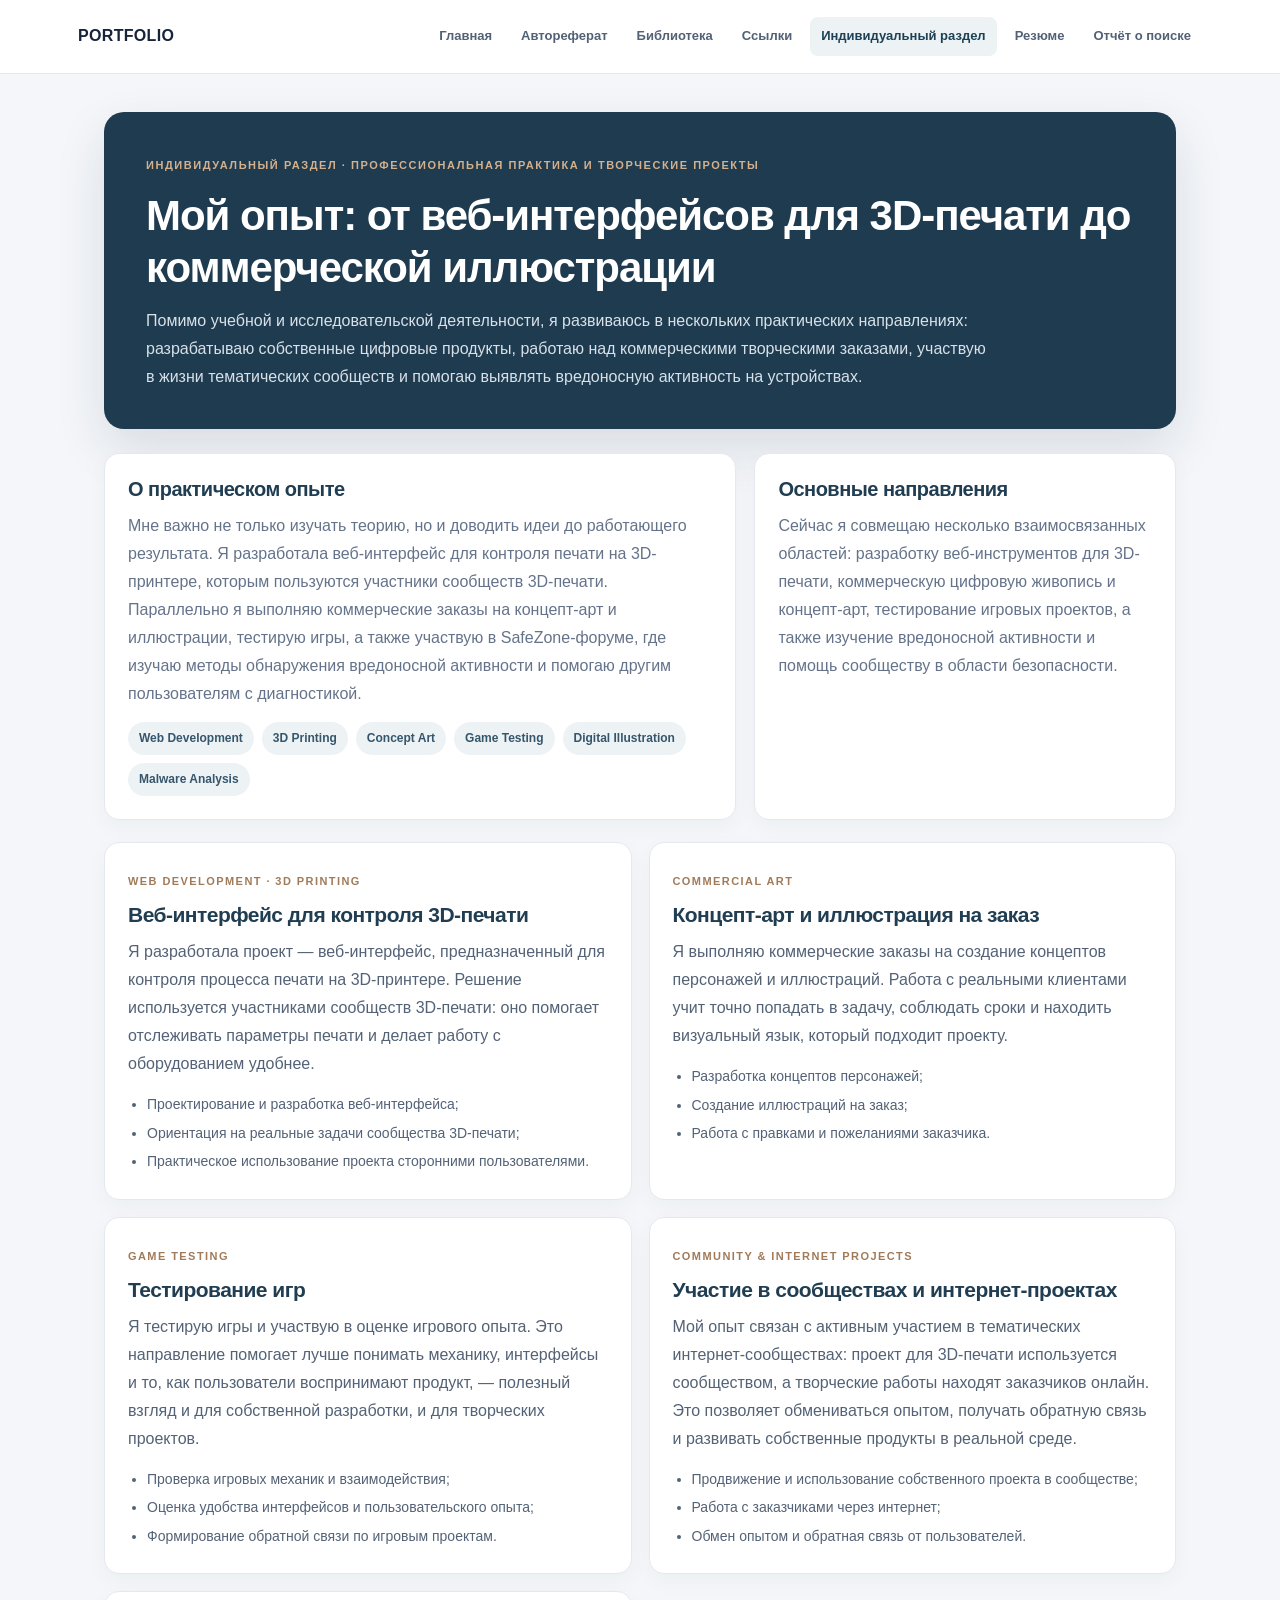
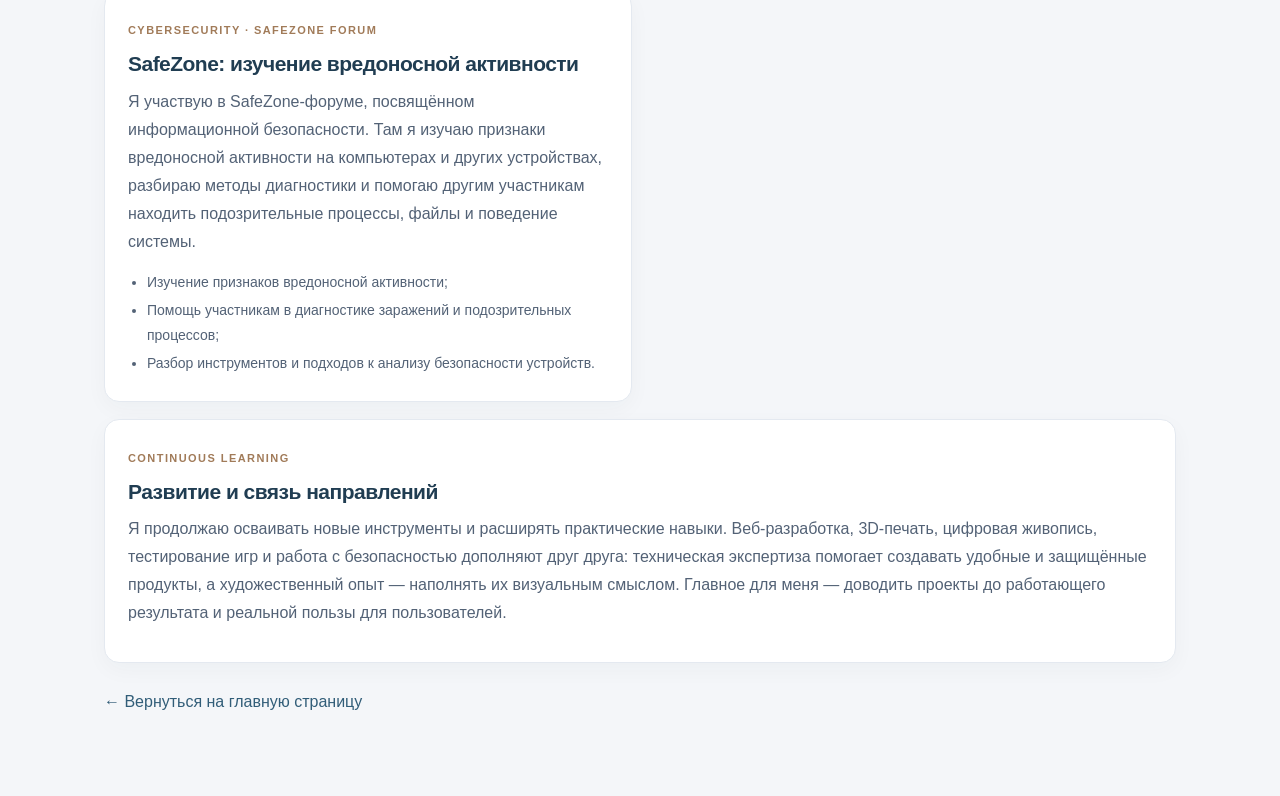
<file: ind/index.htm>
<!DOCTYPE html>
<html lang="ru">
<head>
<meta charset="utf-8">
<meta name="viewport" content="width=device-width, initial-scale=1.0">
<title>Индивидуальный раздел — Сторожева П.А.</title>
<link href="../master_style.css" rel="stylesheet">
<style>
.individual-page{max-width:1120px;margin:38px auto 80px;padding:0 24px}
.individual-intro{background:#1f3b50;color:#fff;border-radius:20px;padding:38px 42px;margin-bottom:24px;box-shadow:0 20px 50px rgba(25,43,62,.12)}
.individual-intro .kicker{color:#d4b18c;text-transform:uppercase;letter-spacing:.14em;font-size:11px;font-weight:750}
.individual-intro h1{color:#fff;font-size:clamp(30px,4vw,42px);margin:12px 0}
.individual-intro p{color:#d8e1e8;max-width:850px;margin:0}
.individual-lead{display:grid;grid-template-columns:1.2fr .8fr;gap:18px;margin:22px 0}
.individual-lead .lead-card,.skill-panel{background:#fff;border:1px solid var(--line);border-radius:15px;padding:23px;box-shadow:0 7px 22px rgba(25,43,62,.035)}
.individual-lead h2,.skill-panel h2{font-size:20px;margin:0 0 10px;color:#203d52}
.individual-lead p{margin:0;color:var(--muted)}
.interest-tags{display:flex;flex-wrap:wrap;gap:8px;margin-top:14px}
.interest-tags span{background:#edf2f5;color:#35566b;border-radius:30px;padding:6px 11px;font-size:12px;font-weight:650}
.individual-grid{display:grid;grid-template-columns:repeat(2,minmax(0,1fr));gap:17px;margin:22px 0}
.individual-card{background:#fff;border:1px solid var(--line);border-radius:15px;padding:23px;box-shadow:0 7px 22px rgba(25,43,62,.035)}
.individual-card .card-number{font-size:11px;letter-spacing:.13em;color:#a17b59;font-weight:800}
.individual-card h2{font-size:21px;margin:8px 0 10px;color:#203d52}
.individual-card p{margin:0 0 12px;color:#536276}
.individual-card ul{padding-left:19px;margin:8px 0 0}
.individual-card li{font-size:14px;color:#536276;padding:2px 0}
.individual-card.wide{grid-column:1/-1}
.skill-panel{margin-top:18px}
.skill-groups{display:grid;grid-template-columns:repeat(3,minmax(0,1fr));gap:14px}
.skill-group{padding:15px;background:#f6f8fa;border-radius:11px}
.skill-group strong{display:block;color:#29475c;margin-bottom:8px;font-size:14px}
.skill-group p{margin:0;color:#65738a;font-size:13px}
.individual-footer{margin-top:25px}
@media(max-width:760px){.individual-lead,.individual-grid,.skill-groups{grid-template-columns:1fr}.individual-card.wide{grid-column:auto}.individual-intro{padding:29px 25px}}
@media(max-width:560px){.individual-page{padding:0 14px;margin-top:20px}.individual-intro{padding:25px 21px}}
</style>
</head>
<body>
<div class="site-header"><div class="header-inner"><a class="brand" href="../index.htm"><span>PORTFOLIO</span></a><nav class="nav-links"><a href="../index.htm">Главная</a><a href="../diss/index.htm">Автореферат</a><a href="../library/index.htm">Библиотека</a><a href="../links/index.htm">Ссылки</a><a class="active" href="../ind/index.htm">Индивидуальный раздел</a><a href="../resume.htm">Резюме</a><a href="../search-report.htm">Отчёт о поиске</a></nav></div></div>
<main class="individual-page">
<header class="individual-intro"><span class="kicker">Индивидуальный раздел · профессиональная практика и творческие проекты</span><h1>Мой опыт: от веб-интерфейсов для 3D-печати до коммерческой иллюстрации</h1><p>Помимо учебной и исследовательской деятельности, я развиваюсь в нескольких практических направлениях: разрабатываю собственные цифровые продукты, работаю над коммерческими творческими заказами, участвую в жизни тематических сообществ и помогаю выявлять вредоносную активность на устройствах.</p></header>
<section class="individual-lead">
<div class="lead-card"><h2>О практическом опыте</h2><p>Мне важно не только изучать теорию, но и доводить идеи до работающего результата. Я разработала веб-интерфейс для контроля печати на 3D-принтере, которым пользуются участники сообществ 3D-печати. Параллельно я выполняю коммерческие заказы на концепт-арт и иллюстрации, тестирую игры, а также участвую в SafeZone-форуме, где изучаю методы обнаружения вредоносной активности и помогаю другим пользователям с диагностикой.</p><div class="interest-tags"><span>Web Development</span><span>3D Printing</span><span>Concept Art</span><span>Game Testing</span><span>Digital Illustration</span><span>Malware Analysis</span></div></div>
<div class="lead-card"><h2>Основные направления</h2><p>Сейчас я совмещаю несколько взаимосвязанных областей: разработку веб-инструментов для 3D-печати, коммерческую цифровую живопись и концепт-арт, тестирование игровых проектов, а также изучение вредоносной активности и помощь сообществу в области безопасности.</p></div>
</section>
<section class="individual-grid">
<article class="individual-card"><span class="card-number">WEB DEVELOPMENT · 3D PRINTING</span><h2>Веб-интерфейс для контроля 3D-печати</h2><p>Я разработала проект — веб-интерфейс, предназначенный для контроля процесса печати на 3D-принтере. Решение используется участниками сообществ 3D-печати: оно помогает отслеживать параметры печати и делает работу с оборудованием удобнее.</p><ul><li>Проектирование и разработка веб-интерфейса;</li><li>Ориентация на реальные задачи сообщества 3D-печати;</li><li>Практическое использование проекта сторонними пользователями.</li></ul></article>
<article class="individual-card"><span class="card-number">COMMERCIAL ART</span><h2>Концепт-арт и иллюстрация на заказ</h2><p>Я выполняю коммерческие заказы на создание концептов персонажей и иллюстраций. Работа с реальными клиентами учит точно попадать в задачу, соблюдать сроки и находить визуальный язык, который подходит проекту.</p><ul><li>Разработка концептов персонажей;</li><li>Создание иллюстраций на заказ;</li><li>Работа с правками и пожеланиями заказчика.</li></ul></article>
<article class="individual-card"><span class="card-number">GAME TESTING</span><h2>Тестирование игр</h2><p>Я тестирую игры и участвую в оценке игрового опыта. Это направление помогает лучше понимать механику, интерфейсы и то, как пользователи воспринимают продукт, — полезный взгляд и для собственной разработки, и для творческих проектов.</p><ul><li>Проверка игровых механик и взаимодействия;</li><li>Оценка удобства интерфейсов и пользовательского опыта;</li><li>Формирование обратной связи по игровым проектам.</li></ul></article>
<article class="individual-card"><span class="card-number">COMMUNITY &amp; INTERNET PROJECTS</span><h2>Участие в сообществах и интернет-проектах</h2><p>Мой опыт связан с активным участием в тематических интернет-сообществах: проект для 3D-печати используется сообществом, а творческие работы находят заказчиков онлайн. Это позволяет обмениваться опытом, получать обратную связь и развивать собственные продукты в реальной среде.</p><ul><li>Продвижение и использование собственного проекта в сообществе;</li><li>Работа с заказчиками через интернет;</li><li>Обмен опытом и обратная связь от пользователей.</li></ul></article>
<article class="individual-card"><span class="card-number">CYBERSECURITY · SAFEZONE FORUM</span><h2>SafeZone: изучение вредоносной активности</h2><p>Я участвую в SafeZone-форуме, посвящённом информационной безопасности. Там я изучаю признаки вредоносной активности на компьютерах и других устройствах, разбираю методы диагностики и помогаю другим участникам находить подозрительные процессы, файлы и поведение системы.</p><ul><li>Изучение признаков вредоносной активности;</li><li>Помощь участникам в диагностике заражений и подозрительных процессов;</li><li>Разбор инструментов и подходов к анализу безопасности устройств.</li></ul></article>
<article class="individual-card wide"><span class="card-number">CONTINUOUS LEARNING</span><h2>Развитие и связь направлений</h2><p>Я продолжаю осваивать новые инструменты и расширять практические навыки. Веб-разработка, 3D-печать, цифровая живопись, тестирование игр и работа с безопасностью дополняют друг друга: техническая экспертиза помогает создавать удобные и защищённые продукты, а художественный опыт — наполнять их визуальным смыслом. Главное для меня — доводить проекты до работающего результата и реальной пользы для пользователей.</p></article>
</section>
<div class="individual-footer"><a class="back-link" href="../index.htm">← Вернуться на главную страницу</a></div>
</main>
</body></html>
</file>
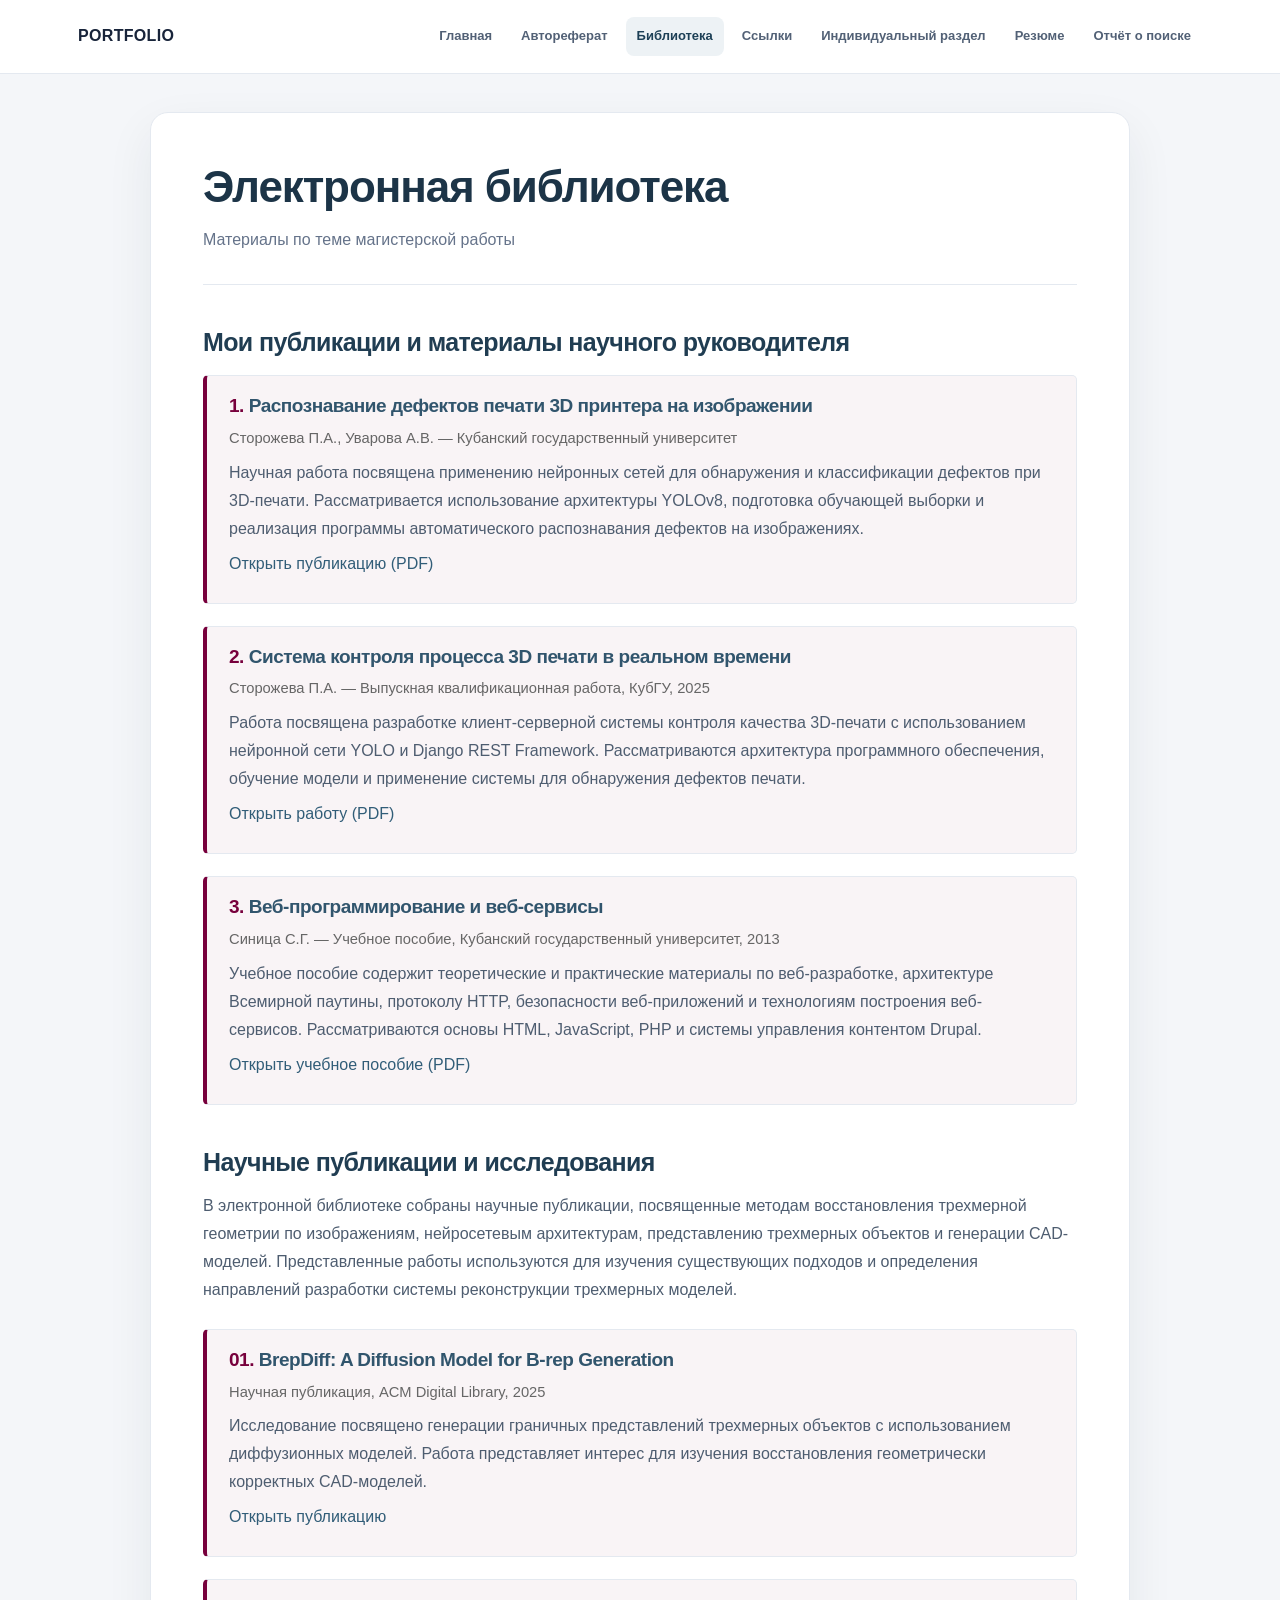
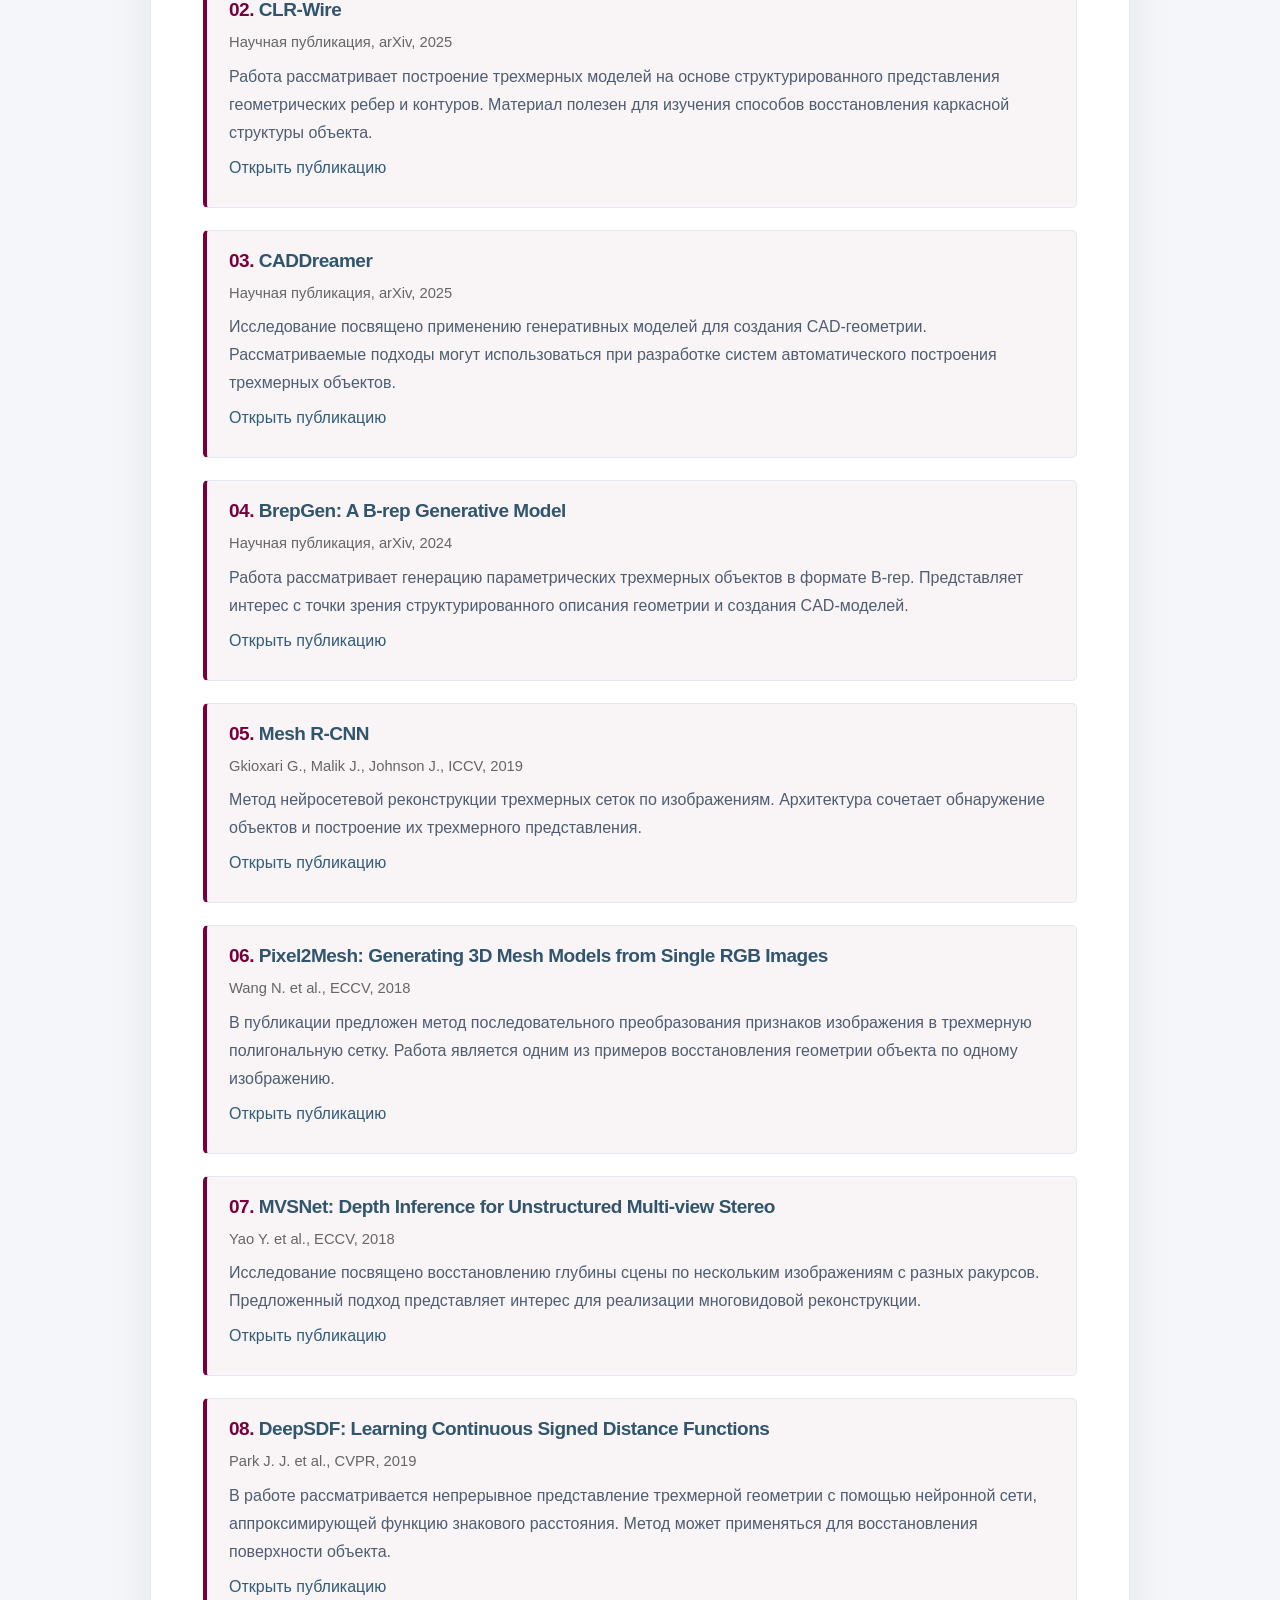
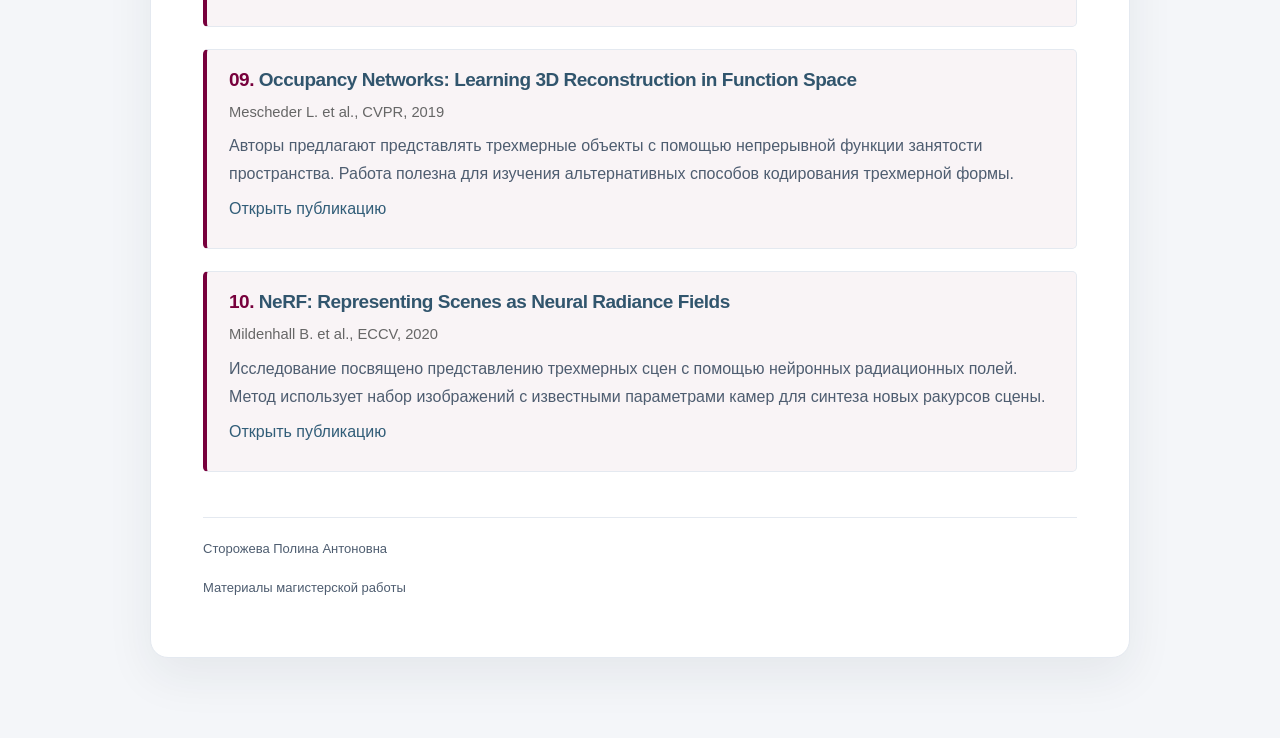
<file: library/index.htm>
<!DOCTYPE html>

<html lang="ru">
<head>
<meta charset="utf-8"/>
<meta content="width=device-width, initial-scale=1.0" name="viewport"/>
<title>Электронная библиотека — 3D-реконструкция</title>
<link href="../master_style.css" rel="stylesheet" type="text/css"/>
<style>
        .library-intro {
            text-indent: 0;
            margin-bottom: 25px;
        }
        .resource {
            margin-bottom: 22px;
            padding: 18px 22px;
            border-left: 4px solid #77003c;
            background: rgba(119, 0, 60, 0.045);
            border-radius: 5px;
        }
        .resource h3 {
            margin-top: 0;
            margin-bottom: 8px;
        }
        .resource p {
            margin: 7px 0;
        }
        .resource .authors {
            font-size: 0.92em;
            color: #666;
        }
        .resource a {
            overflow-wrap: anywhere;
        }
        .resource-number {
            color: #77003c;
            font-weight: bold;
        }
    </style>
</head>
<body><div class="site-header"><div class="header-inner"><a class="brand" href="../index.htm"><span>PORTFOLIO</span></a><nav class="nav-links"><a class="" href="../index.htm">Главная</a><a class="" href="../diss/index.htm">Автореферат</a><a class="active" href="../library/index.htm">Библиотека</a><a class="" href="../links/index.htm">Ссылки</a><a class="" href="../ind/index.htm">Индивидуальный раздел</a><a class="" href="../resume.htm">Резюме</a><a class="" href="../search-report.htm">Отчёт о поиске</a></nav></div></div>
<div class="container">
<header>
<h1>Электронная библиотека</h1>
<p>Материалы по теме магистерской работы</p>
</header>

<main>
        
<h2>Мои публикации и материалы научного руководителя</h2>

<section class="resource">
    <h3><span class="resource-number">1.</span> Распознавание дефектов печати 3D принтера на изображении</h3>
    <p class="authors">Сторожева П.А., Уварова А.В. — Кубанский государственный университет</p>
    <p>
        Научная работа посвящена применению нейронных сетей
        для обнаружения и классификации дефектов при 3D-печати.
        Рассматривается использование архитектуры YOLOv8,
        подготовка обучающей выборки и реализация программы
        автоматического распознавания дефектов на изображениях.
    </p>
    <p>
        <a href="article2.pdf" target="_blank">Открыть публикацию (PDF)</a>
    </p>
</section>

<section class="resource">
    <h3><span class="resource-number">2.</span> Система контроля процесса 3D печати в реальном времени</h3>
    <p class="authors">Сторожева П.А. — Выпускная квалификационная работа, КубГУ, 2025</p>
    <p>
        Работа посвящена разработке клиент-серверной системы
        контроля качества 3D-печати с использованием нейронной
        сети YOLO и Django REST Framework. Рассматриваются
        архитектура программного обеспечения, обучение модели
        и применение системы для обнаружения дефектов печати.
    </p>
    <p>
        <a href="article1.pdf" target="_blank">Открыть работу (PDF)</a>
    </p>
</section>

<section class="resource">
    <h3><span class="resource-number">3.</span> Веб-программирование и веб-сервисы</h3>
    <p class="authors">Синица С.Г. — Учебное пособие, Кубанский государственный университет, 2013</p>
    <p>
        Учебное пособие содержит теоретические и практические
        материалы по веб-разработке, архитектуре Всемирной
        паутины, протоколу HTTP, безопасности веб-приложений
        и технологиям построения веб-сервисов. Рассматриваются
        основы HTML, JavaScript, PHP и системы управления
        контентом Drupal.
    </p>
    <p>
        <a href="article3.pdf" target="_blank">Открыть учебное пособие (PDF)</a>
    </p>
</section>

<h2>Научные публикации и исследования</h2>
<p class="library-intro">
            В электронной библиотеке собраны научные публикации,
            посвященные методам восстановления трехмерной геометрии
            по изображениям, нейросетевым архитектурам, представлению
            трехмерных объектов и генерации CAD-моделей. Представленные
            работы используются для изучения существующих подходов
            и определения направлений разработки системы реконструкции
            трехмерных моделей.
        </p>
<section class="resource">
<h3><span class="resource-number">01.</span> BrepDiff: A Diffusion Model for B-rep Generation</h3>
<p class="authors">Научная публикация, ACM Digital Library, 2025</p>
<p>
                Исследование посвящено генерации граничных представлений
                трехмерных объектов с использованием диффузионных моделей.
                Работа представляет интерес для изучения восстановления
                геометрически корректных CAD-моделей.
            </p>
<p><a href="https://dl.acm.org/doi/10.1145/3721238.3730698" target="_blank">Открыть публикацию</a></p>
</section>
<section class="resource">
<h3><span class="resource-number">02.</span> CLR-Wire</h3>
<p class="authors">Научная публикация, arXiv, 2025</p>
<p>
                Работа рассматривает построение трехмерных моделей
                на основе структурированного представления геометрических
                ребер и контуров. Материал полезен для изучения способов
                восстановления каркасной структуры объекта.
            </p>
<p><a href="https://arxiv.org/abs/2504.19174" target="_blank">Открыть публикацию</a></p>
</section>
<section class="resource">
<h3><span class="resource-number">03.</span> CADDreamer</h3>
<p class="authors">Научная публикация, arXiv, 2025</p>
<p>
                Исследование посвящено применению генеративных моделей
                для создания CAD-геометрии. Рассматриваемые подходы
                могут использоваться при разработке систем автоматического
                построения трехмерных объектов.
            </p>
<p><a href="https://arxiv.org/abs/2502.20732" target="_blank">Открыть публикацию</a></p>
</section>
<section class="resource">
<h3><span class="resource-number">04.</span> BrepGen: A B-rep Generative Model</h3>
<p class="authors">Научная публикация, arXiv, 2024</p>
<p>
                Работа рассматривает генерацию параметрических трехмерных
                объектов в формате B-rep. Представляет интерес с точки зрения
                структурированного описания геометрии и создания CAD-моделей.
            </p>
<p><a href="https://arxiv.org/abs/2401.15563" target="_blank">Открыть публикацию</a></p>
</section>
<section class="resource">
<h3><span class="resource-number">05.</span> Mesh R-CNN</h3>
<p class="authors">Gkioxari G., Malik J., Johnson J., ICCV, 2019</p>
<p>
                Метод нейросетевой реконструкции трехмерных сеток
                по изображениям. Архитектура сочетает обнаружение объектов
                и построение их трехмерного представления.
            </p>
<p><a href="https://openaccess.thecvf.com/content_ICCV_2019/html/Gkioxari_Mesh_R-CNN_ICCV_2019_paper.html" target="_blank">Открыть публикацию</a></p>
</section>
<section class="resource">
<h3><span class="resource-number">06.</span> Pixel2Mesh: Generating 3D Mesh Models from Single RGB Images</h3>
<p class="authors">Wang N. et al., ECCV, 2018</p>
<p>
                В публикации предложен метод последовательного преобразования
                признаков изображения в трехмерную полигональную сетку.
                Работа является одним из примеров восстановления геометрии
                объекта по одному изображению.
            </p>
<p><a href="https://arxiv.org/abs/1804.01654" target="_blank">Открыть публикацию</a></p>
</section>
<section class="resource">
<h3><span class="resource-number">07.</span> MVSNet: Depth Inference for Unstructured Multi-view Stereo</h3>
<p class="authors">Yao Y. et al., ECCV, 2018</p>
<p>
                Исследование посвящено восстановлению глубины сцены
                по нескольким изображениям с разных ракурсов.
                Предложенный подход представляет интерес для реализации
                многовидовой реконструкции.
            </p>
<p><a href="https://arxiv.org/abs/1804.02505" target="_blank">Открыть публикацию</a></p>
</section>
<section class="resource">
<h3><span class="resource-number">08.</span> DeepSDF: Learning Continuous Signed Distance Functions</h3>
<p class="authors">Park J. J. et al., CVPR, 2019</p>
<p>
                В работе рассматривается непрерывное представление
                трехмерной геометрии с помощью нейронной сети,
                аппроксимирующей функцию знакового расстояния.
                Метод может применяться для восстановления поверхности объекта.
            </p>
<p><a href="https://arxiv.org/abs/1901.05103" target="_blank">Открыть публикацию</a></p>
</section>
<section class="resource">
<h3><span class="resource-number">09.</span> Occupancy Networks: Learning 3D Reconstruction in Function Space</h3>
<p class="authors">Mescheder L. et al., CVPR, 2019</p>
<p>
                Авторы предлагают представлять трехмерные объекты
                с помощью непрерывной функции занятости пространства.
                Работа полезна для изучения альтернативных способов
                кодирования трехмерной формы.
            </p>
<p><a href="https://arxiv.org/abs/1812.03828" target="_blank">Открыть публикацию</a></p>
</section>
<section class="resource">
<h3><span class="resource-number">10.</span> NeRF: Representing Scenes as Neural Radiance Fields</h3>
<p class="authors">Mildenhall B. et al., ECCV, 2020</p>
<p>
                Исследование посвящено представлению трехмерных сцен
                с помощью нейронных радиационных полей. Метод использует
                набор изображений с известными параметрами камер
                для синтеза новых ракурсов сцены.
            </p>
<p><a href="https://arxiv.org/abs/2003.08934" target="_blank">Открыть публикацию</a></p>
</section>
</main>
<footer>
<p>Сторожева Полина Антоновна</p>
<p>Материалы магистерской работы</p>
</footer>
</div>
</body>
</html>
</file>
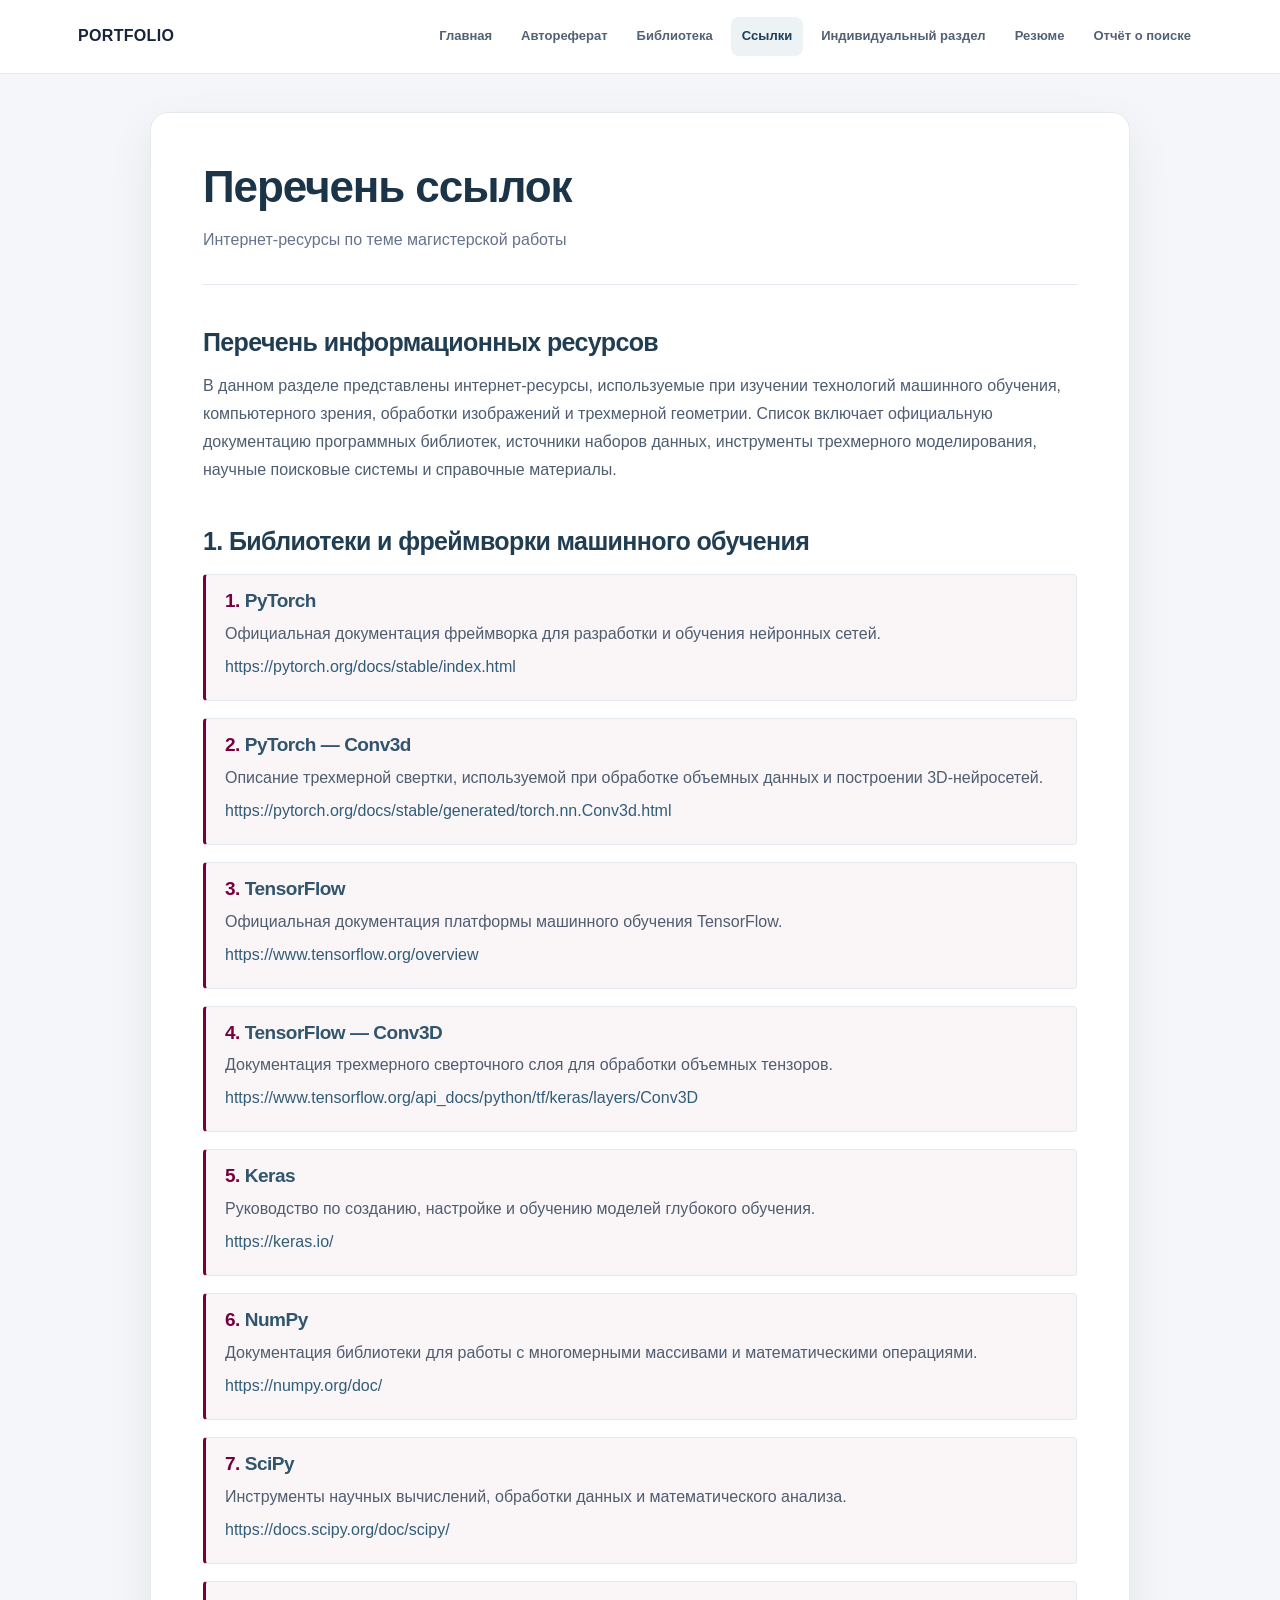
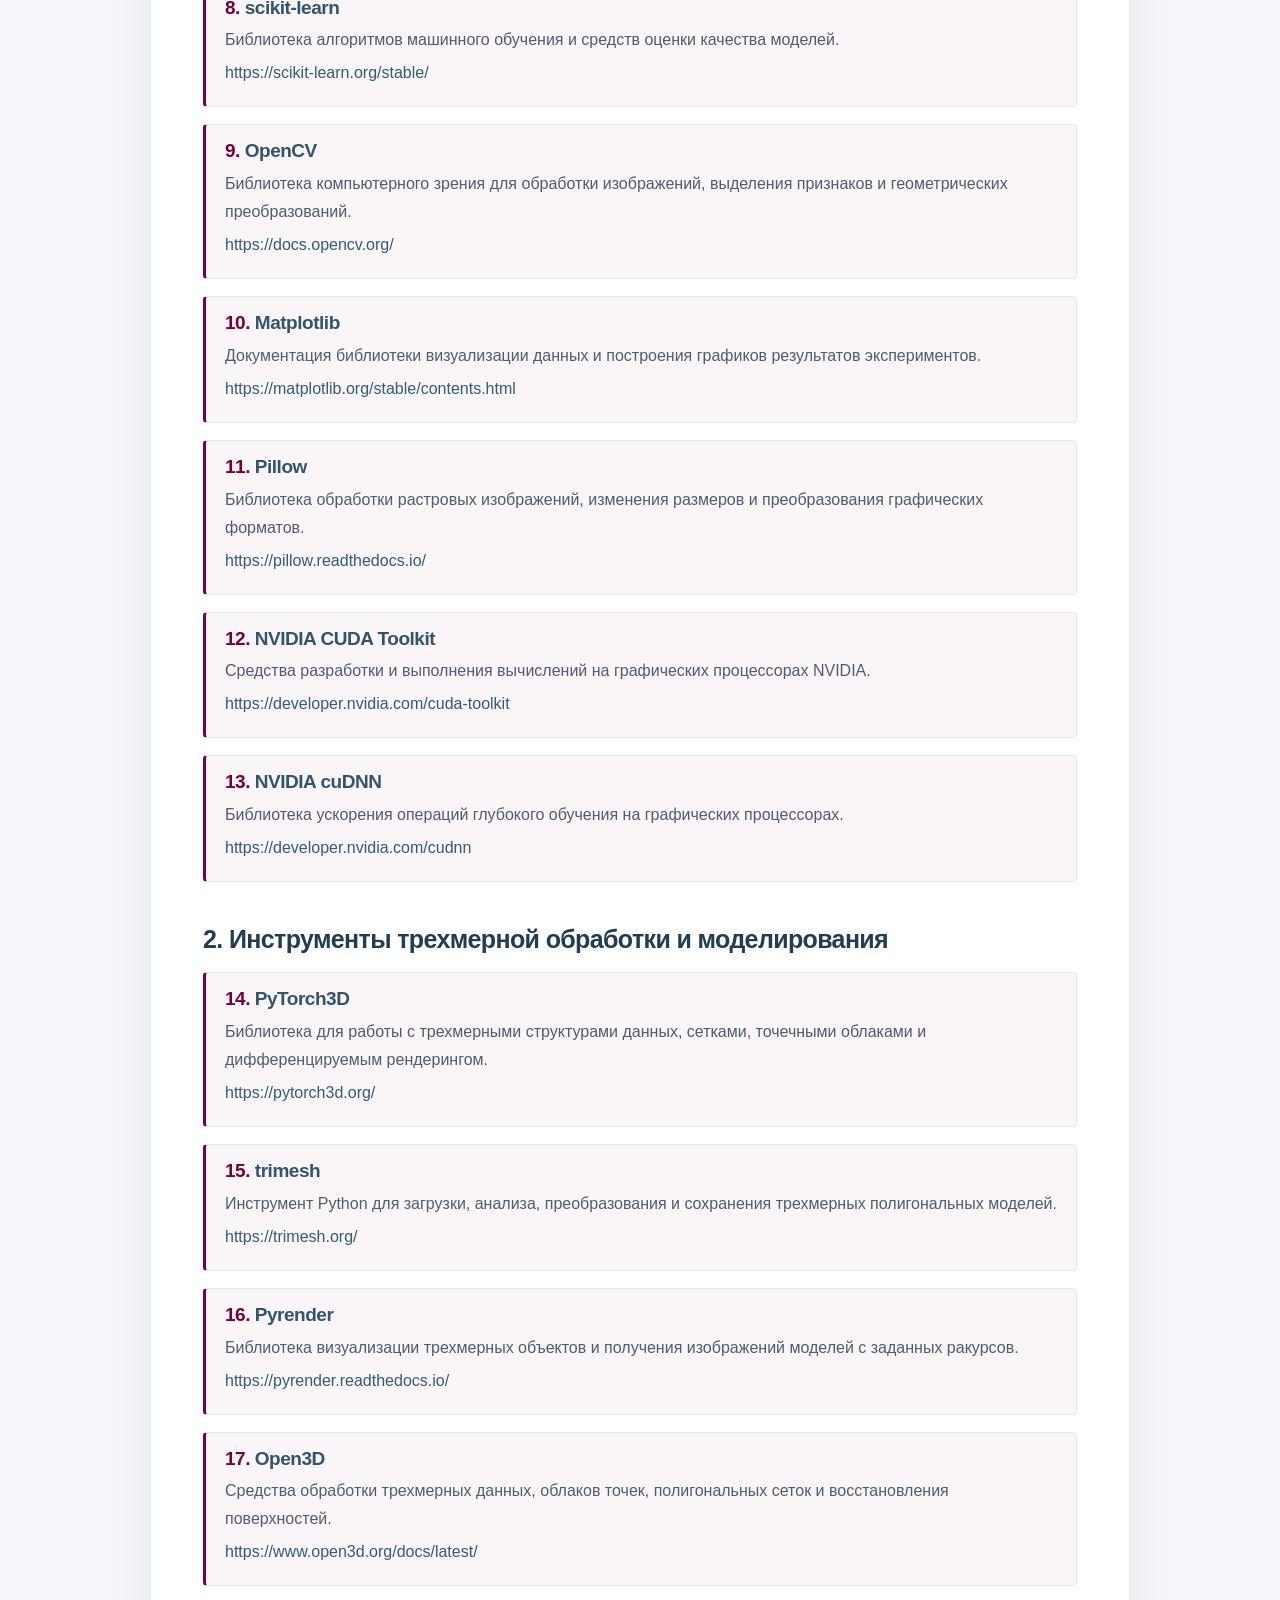
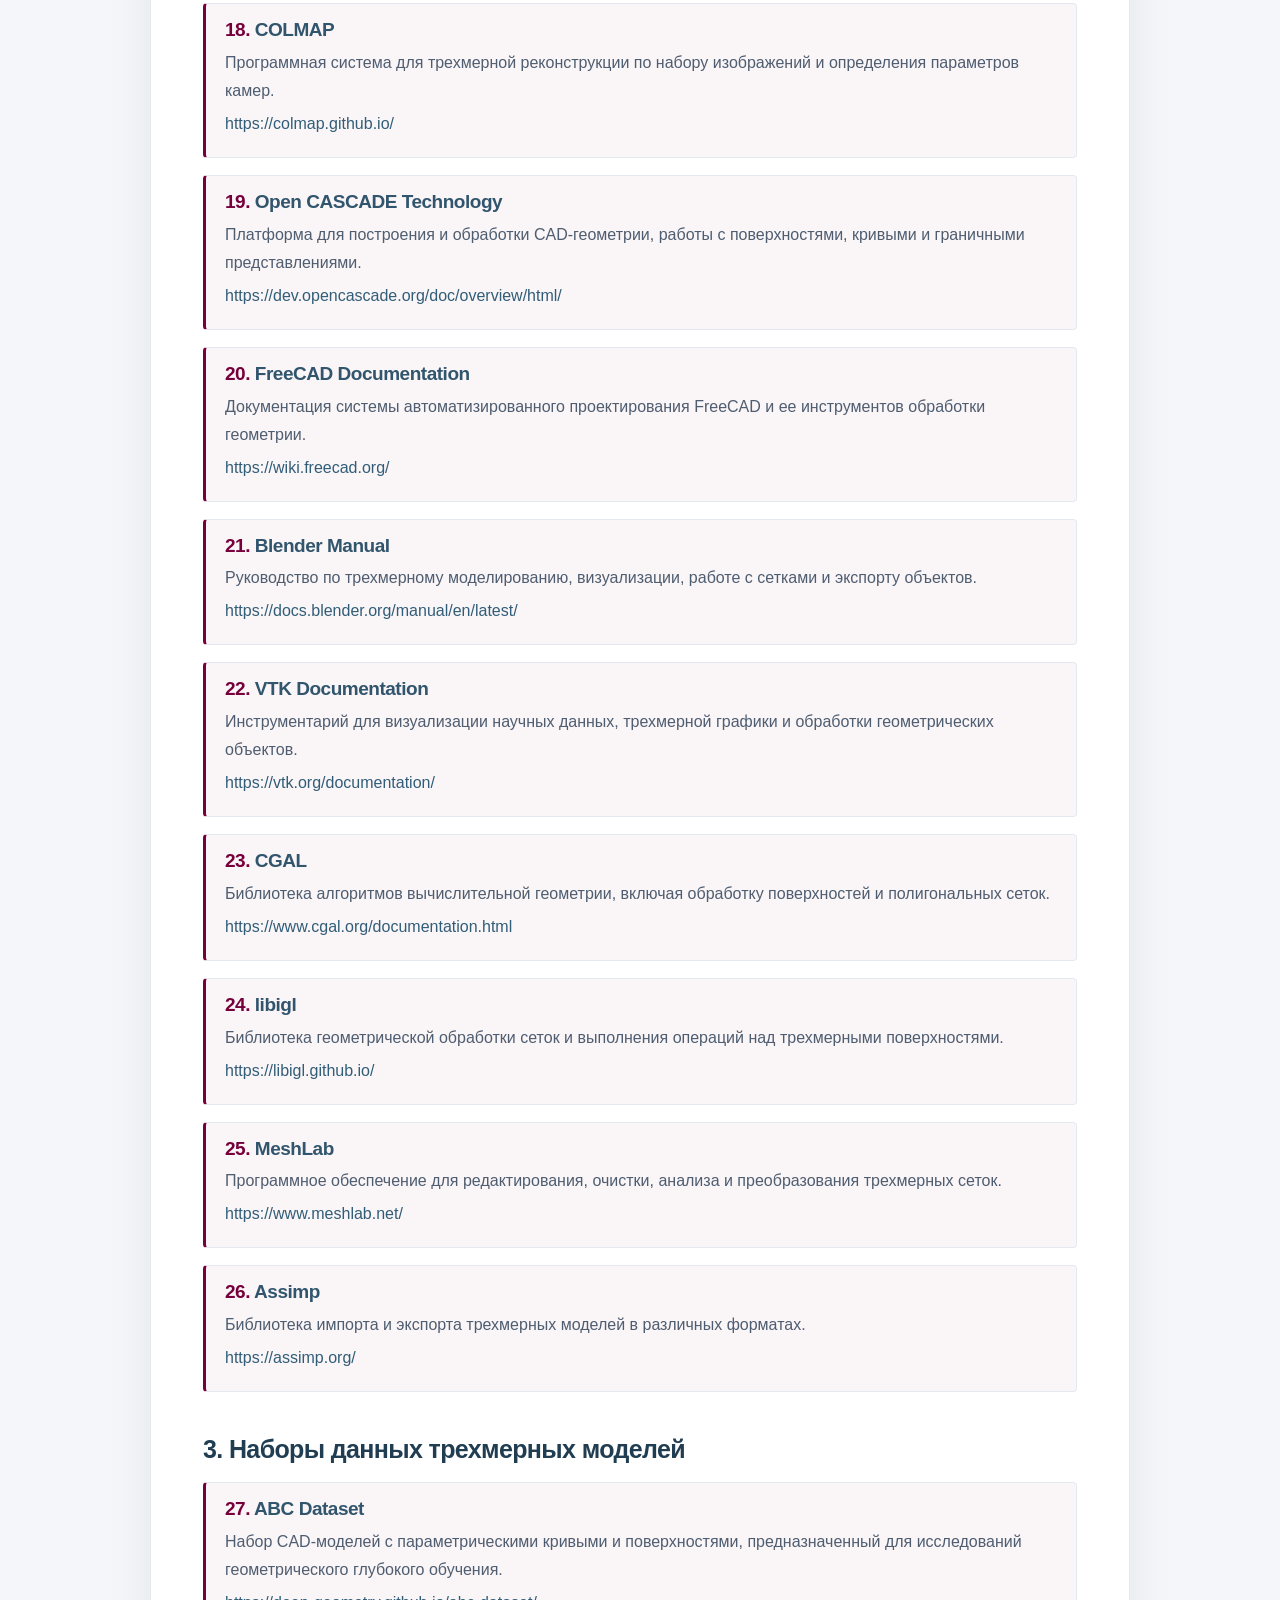
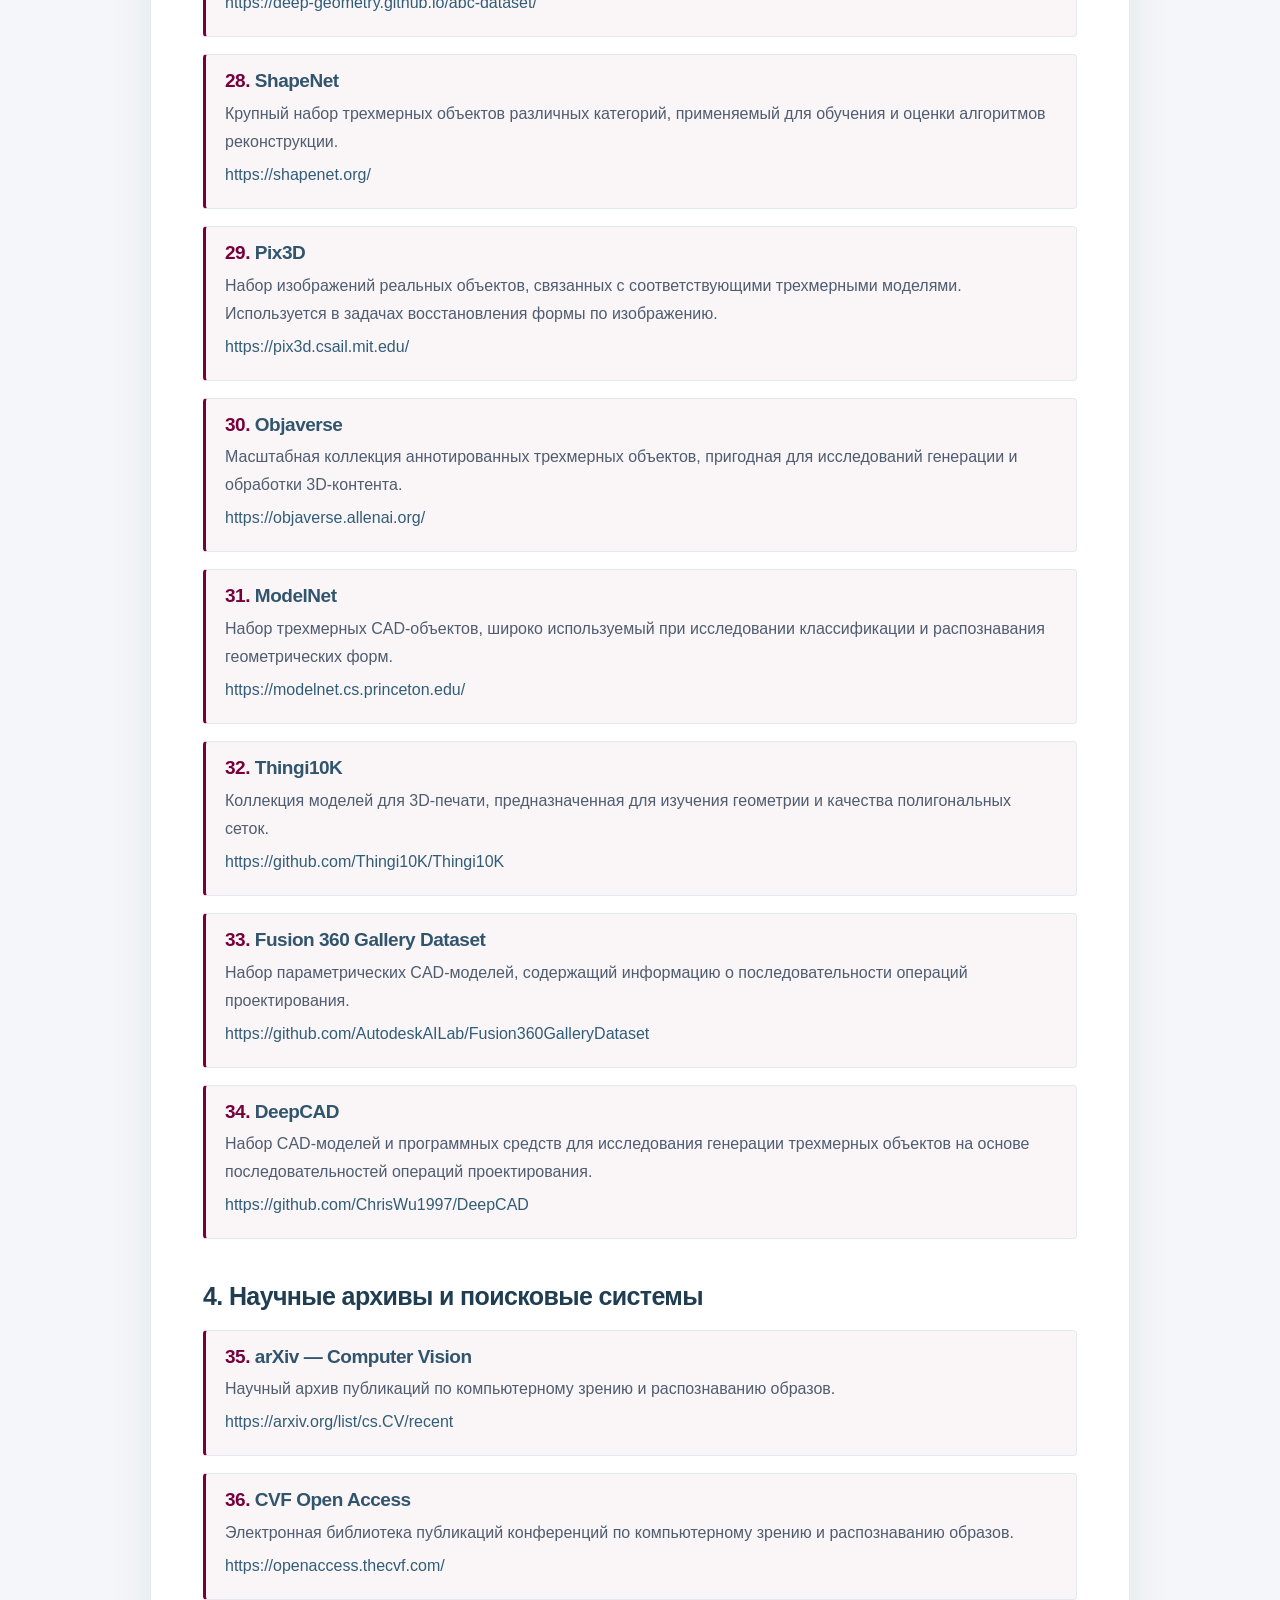
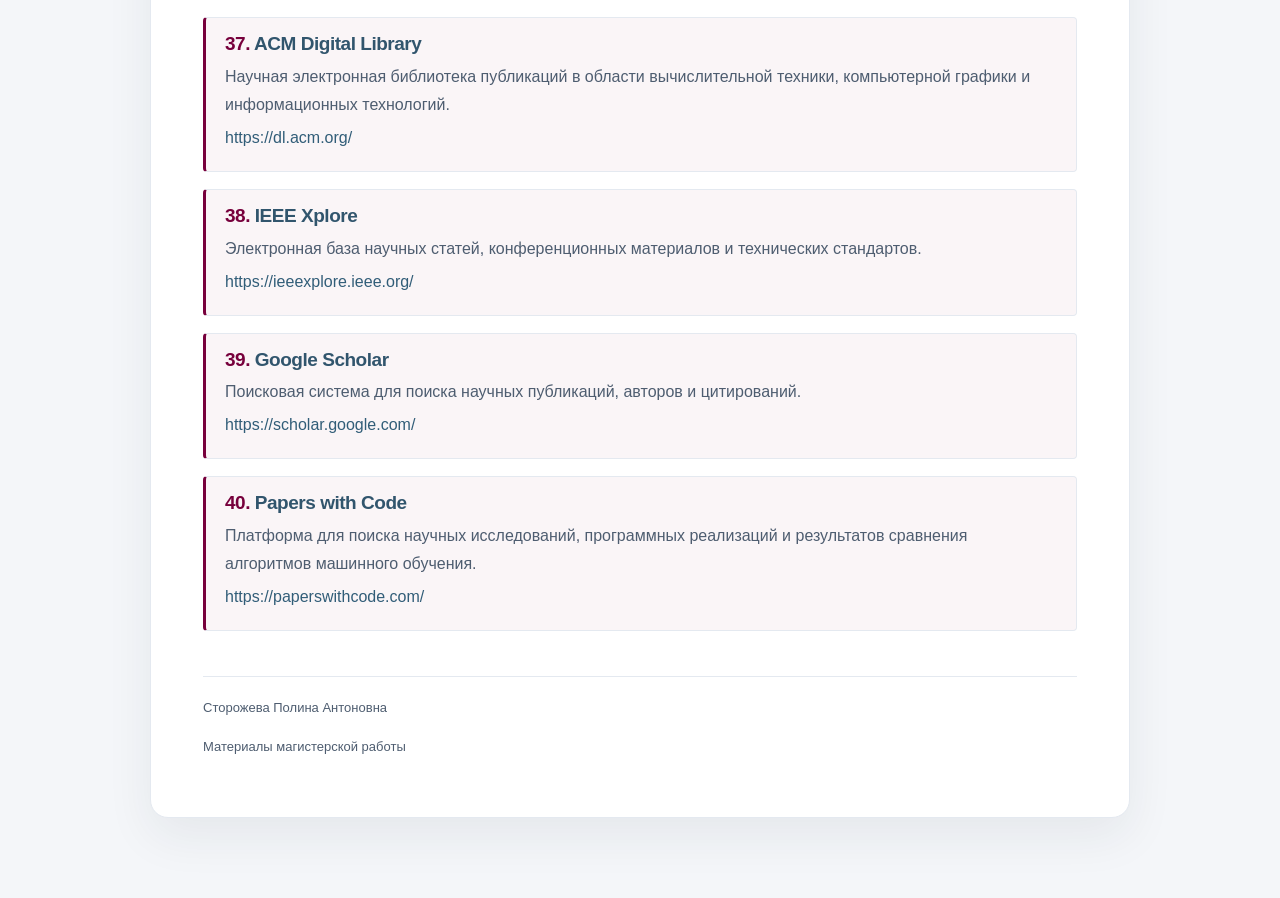
<file: links/index.htm>
<!DOCTYPE html>

<html lang="ru">
<head>
<meta charset="utf-8"/>
<meta content="width=device-width, initial-scale=1.0" name="viewport"/>
<title>Перечень ссылок — 3D-реконструкция</title>
<link href="../master_style.css" rel="stylesheet" type="text/css"/>
<style>
        .links-intro {
            text-indent: 0;
            margin-bottom: 25px;
        }
        .link-section {
            margin-top: 30px;
        }
        .resource {
            margin-bottom: 16px;
            padding: 14px 19px;
            border-left: 3px solid #77003c;
            background: rgba(119, 0, 60, 0.04);
            border-radius: 4px;
        }
        .resource h3 {
            margin: 0 0 7px 0;
        }
        .resource p {
            margin: 5px 0;
        }
        .resource a {
            overflow-wrap: anywhere;
        }
        .resource-number {
            color: #77003c;
            font-weight: bold;
        }
    </style>
</head>
<body><div class="site-header"><div class="header-inner"><a class="brand" href="../index.htm"><span>PORTFOLIO</span></a><nav class="nav-links"><a class="" href="../index.htm">Главная</a><a class="" href="../diss/index.htm">Автореферат</a><a class="" href="../library/index.htm">Библиотека</a><a class="active" href="../links/index.htm">Ссылки</a><a class="" href="../ind/index.htm">Индивидуальный раздел</a><a class="" href="../resume.htm">Резюме</a><a class="" href="../search-report.htm">Отчёт о поиске</a></nav></div></div>
<div class="container">
<header>
<h1>Перечень ссылок</h1>
<p>Интернет-ресурсы по теме магистерской работы</p>
</header>

<main>
<h2>Перечень информационных ресурсов</h2>
<p class="links-intro">
            В данном разделе представлены интернет-ресурсы, используемые
            при изучении технологий машинного обучения, компьютерного зрения,
            обработки изображений и трехмерной геометрии. Список включает
            официальную документацию программных библиотек, источники
            наборов данных, инструменты трехмерного моделирования,
            научные поисковые системы и справочные материалы.
        </p>
<section class="link-section">
<h2>1. Библиотеки и фреймворки машинного обучения</h2>
<article class="resource">
<h3><span class="resource-number">1.</span> PyTorch</h3>
<p>Официальная документация фреймворка для разработки и обучения нейронных сетей.</p>
<p><a href="https://pytorch.org/docs/stable/index.html" target="_blank">https://pytorch.org/docs/stable/index.html</a></p>
</article>
<article class="resource">
<h3><span class="resource-number">2.</span> PyTorch — Conv3d</h3>
<p>Описание трехмерной свертки, используемой при обработке объемных данных и построении 3D-нейросетей.</p>
<p><a href="https://pytorch.org/docs/stable/generated/torch.nn.Conv3d.html" target="_blank">https://pytorch.org/docs/stable/generated/torch.nn.Conv3d.html</a></p>
</article>
<article class="resource">
<h3><span class="resource-number">3.</span> TensorFlow</h3>
<p>Официальная документация платформы машинного обучения TensorFlow.</p>
<p><a href="https://www.tensorflow.org/overview" target="_blank">https://www.tensorflow.org/overview</a></p>
</article>
<article class="resource">
<h3><span class="resource-number">4.</span> TensorFlow — Conv3D</h3>
<p>Документация трехмерного сверточного слоя для обработки объемных тензоров.</p>
<p><a href="https://www.tensorflow.org/api_docs/python/tf/keras/layers/Conv3D" target="_blank">https://www.tensorflow.org/api_docs/python/tf/keras/layers/Conv3D</a></p>
</article>
<article class="resource">
<h3><span class="resource-number">5.</span> Keras</h3>
<p>Руководство по созданию, настройке и обучению моделей глубокого обучения.</p>
<p><a href="https://keras.io/" target="_blank">https://keras.io/</a></p>
</article>
<article class="resource">
<h3><span class="resource-number">6.</span> NumPy</h3>
<p>Документация библиотеки для работы с многомерными массивами и математическими операциями.</p>
<p><a href="https://numpy.org/doc/" target="_blank">https://numpy.org/doc/</a></p>
</article>
<article class="resource">
<h3><span class="resource-number">7.</span> SciPy</h3>
<p>Инструменты научных вычислений, обработки данных и математического анализа.</p>
<p><a href="https://docs.scipy.org/doc/scipy/" target="_blank">https://docs.scipy.org/doc/scipy/</a></p>
</article>
<article class="resource">
<h3><span class="resource-number">8.</span> scikit-learn</h3>
<p>Библиотека алгоритмов машинного обучения и средств оценки качества моделей.</p>
<p><a href="https://scikit-learn.org/stable/" target="_blank">https://scikit-learn.org/stable/</a></p>
</article>
<article class="resource">
<h3><span class="resource-number">9.</span> OpenCV</h3>
<p>Библиотека компьютерного зрения для обработки изображений, выделения признаков и геометрических преобразований.</p>
<p><a href="https://docs.opencv.org/" target="_blank">https://docs.opencv.org/</a></p>
</article>
<article class="resource">
<h3><span class="resource-number">10.</span> Matplotlib</h3>
<p>Документация библиотеки визуализации данных и построения графиков результатов экспериментов.</p>
<p><a href="https://matplotlib.org/stable/contents.html" target="_blank">https://matplotlib.org/stable/contents.html</a></p>
</article>
<article class="resource">
<h3><span class="resource-number">11.</span> Pillow</h3>
<p>Библиотека обработки растровых изображений, изменения размеров и преобразования графических форматов.</p>
<p><a href="https://pillow.readthedocs.io/" target="_blank">https://pillow.readthedocs.io/</a></p>
</article>
<article class="resource">
<h3><span class="resource-number">12.</span> NVIDIA CUDA Toolkit</h3>
<p>Средства разработки и выполнения вычислений на графических процессорах NVIDIA.</p>
<p><a href="https://developer.nvidia.com/cuda-toolkit" target="_blank">https://developer.nvidia.com/cuda-toolkit</a></p>
</article>
<article class="resource">
<h3><span class="resource-number">13.</span> NVIDIA cuDNN</h3>
<p>Библиотека ускорения операций глубокого обучения на графических процессорах.</p>
<p><a href="https://developer.nvidia.com/cudnn" target="_blank">https://developer.nvidia.com/cudnn</a></p>
</article>
</section>
<section class="link-section">
<h2>2. Инструменты трехмерной обработки и моделирования</h2>
<article class="resource">
<h3><span class="resource-number">14.</span> PyTorch3D</h3>
<p>Библиотека для работы с трехмерными структурами данных, сетками, точечными облаками и дифференцируемым рендерингом.</p>
<p><a href="https://pytorch3d.org/" target="_blank">https://pytorch3d.org/</a></p>
</article>
<article class="resource">
<h3><span class="resource-number">15.</span> trimesh</h3>
<p>Инструмент Python для загрузки, анализа, преобразования и сохранения трехмерных полигональных моделей.</p>
<p><a href="https://trimesh.org/" target="_blank">https://trimesh.org/</a></p>
</article>
<article class="resource">
<h3><span class="resource-number">16.</span> Pyrender</h3>
<p>Библиотека визуализации трехмерных объектов и получения изображений моделей с заданных ракурсов.</p>
<p><a href="https://pyrender.readthedocs.io/" target="_blank">https://pyrender.readthedocs.io/</a></p>
</article>
<article class="resource">
<h3><span class="resource-number">17.</span> Open3D</h3>
<p>Средства обработки трехмерных данных, облаков точек, полигональных сеток и восстановления поверхностей.</p>
<p><a href="https://www.open3d.org/docs/latest/" target="_blank">https://www.open3d.org/docs/latest/</a></p>
</article>
<article class="resource">
<h3><span class="resource-number">18.</span> COLMAP</h3>
<p>Программная система для трехмерной реконструкции по набору изображений и определения параметров камер.</p>
<p><a href="https://colmap.github.io/" target="_blank">https://colmap.github.io/</a></p>
</article>
<article class="resource">
<h3><span class="resource-number">19.</span> Open CASCADE Technology</h3>
<p>Платформа для построения и обработки CAD-геометрии, работы с поверхностями, кривыми и граничными представлениями.</p>
<p><a href="https://dev.opencascade.org/doc/overview/html/" target="_blank">https://dev.opencascade.org/doc/overview/html/</a></p>
</article>
<article class="resource">
<h3><span class="resource-number">20.</span> FreeCAD Documentation</h3>
<p>Документация системы автоматизированного проектирования FreeCAD и ее инструментов обработки геометрии.</p>
<p><a href="https://wiki.freecad.org/" target="_blank">https://wiki.freecad.org/</a></p>
</article>
<article class="resource">
<h3><span class="resource-number">21.</span> Blender Manual</h3>
<p>Руководство по трехмерному моделированию, визуализации, работе с сетками и экспорту объектов.</p>
<p><a href="https://docs.blender.org/manual/en/latest/" target="_blank">https://docs.blender.org/manual/en/latest/</a></p>
</article>
<article class="resource">
<h3><span class="resource-number">22.</span> VTK Documentation</h3>
<p>Инструментарий для визуализации научных данных, трехмерной графики и обработки геометрических объектов.</p>
<p><a href="https://vtk.org/documentation/" target="_blank">https://vtk.org/documentation/</a></p>
</article>
<article class="resource">
<h3><span class="resource-number">23.</span> CGAL</h3>
<p>Библиотека алгоритмов вычислительной геометрии, включая обработку поверхностей и полигональных сеток.</p>
<p><a href="https://www.cgal.org/documentation.html" target="_blank">https://www.cgal.org/documentation.html</a></p>
</article>
<article class="resource">
<h3><span class="resource-number">24.</span> libigl</h3>
<p>Библиотека геометрической обработки сеток и выполнения операций над трехмерными поверхностями.</p>
<p><a href="https://libigl.github.io/" target="_blank">https://libigl.github.io/</a></p>
</article>
<article class="resource">
<h3><span class="resource-number">25.</span> MeshLab</h3>
<p>Программное обеспечение для редактирования, очистки, анализа и преобразования трехмерных сеток.</p>
<p><a href="https://www.meshlab.net/" target="_blank">https://www.meshlab.net/</a></p>
</article>
<article class="resource">
<h3><span class="resource-number">26.</span> Assimp</h3>
<p>Библиотека импорта и экспорта трехмерных моделей в различных форматах.</p>
<p><a href="https://assimp.org/" target="_blank">https://assimp.org/</a></p>
</article>
</section>
<section class="link-section">
<h2>3. Наборы данных трехмерных моделей</h2>
<article class="resource">
<h3><span class="resource-number">27.</span> ABC Dataset</h3>
<p>Набор CAD-моделей с параметрическими кривыми и поверхностями, предназначенный для исследований геометрического глубокого обучения.</p>
<p><a href="https://deep-geometry.github.io/abc-dataset/" target="_blank">https://deep-geometry.github.io/abc-dataset/</a></p>
</article>
<article class="resource">
<h3><span class="resource-number">28.</span> ShapeNet</h3>
<p>Крупный набор трехмерных объектов различных категорий, применяемый для обучения и оценки алгоритмов реконструкции.</p>
<p><a href="https://shapenet.org/" target="_blank">https://shapenet.org/</a></p>
</article>
<article class="resource">
<h3><span class="resource-number">29.</span> Pix3D</h3>
<p>Набор изображений реальных объектов, связанных с соответствующими трехмерными моделями. Используется в задачах восстановления формы по изображению.</p>
<p><a href="https://pix3d.csail.mit.edu/" target="_blank">https://pix3d.csail.mit.edu/</a></p>
</article>
<article class="resource">
<h3><span class="resource-number">30.</span> Objaverse</h3>
<p>Масштабная коллекция аннотированных трехмерных объектов, пригодная для исследований генерации и обработки 3D-контента.</p>
<p><a href="https://objaverse.allenai.org/" target="_blank">https://objaverse.allenai.org/</a></p>
</article>
<article class="resource">
<h3><span class="resource-number">31.</span> ModelNet</h3>
<p>Набор трехмерных CAD-объектов, широко используемый при исследовании классификации и распознавания геометрических форм.</p>
<p><a href="https://modelnet.cs.princeton.edu/" target="_blank">https://modelnet.cs.princeton.edu/</a></p>
</article>
<article class="resource">
<h3><span class="resource-number">32.</span> Thingi10K</h3>
<p>Коллекция моделей для 3D-печати, предназначенная для изучения геометрии и качества полигональных сеток.</p>
<p><a href="https://github.com/Thingi10K/Thingi10K" target="_blank">https://github.com/Thingi10K/Thingi10K</a></p>
</article>
<article class="resource">
<h3><span class="resource-number">33.</span> Fusion 360 Gallery Dataset</h3>
<p>Набор параметрических CAD-моделей, содержащий информацию о последовательности операций проектирования.</p>
<p><a href="https://github.com/AutodeskAILab/Fusion360GalleryDataset" target="_blank">https://github.com/AutodeskAILab/Fusion360GalleryDataset</a></p>
</article>
<article class="resource">
<h3><span class="resource-number">34.</span> DeepCAD</h3>
<p>Набор CAD-моделей и программных средств для исследования генерации трехмерных объектов на основе последовательностей операций проектирования.</p>
<p><a href="https://github.com/ChrisWu1997/DeepCAD" target="_blank">https://github.com/ChrisWu1997/DeepCAD</a></p>
</article>
</section>
<section class="link-section">
<h2>4. Научные архивы и поисковые системы</h2>
<article class="resource">
<h3><span class="resource-number">35.</span> arXiv — Computer Vision</h3>
<p>Научный архив публикаций по компьютерному зрению и распознаванию образов.</p>
<p><a href="https://arxiv.org/list/cs.CV/recent" target="_blank">https://arxiv.org/list/cs.CV/recent</a></p>
</article>
<article class="resource">
<h3><span class="resource-number">36.</span> CVF Open Access</h3>
<p>Электронная библиотека публикаций конференций по компьютерному зрению и распознаванию образов.</p>
<p><a href="https://openaccess.thecvf.com/" target="_blank">https://openaccess.thecvf.com/</a></p>
</article>
<article class="resource">
<h3><span class="resource-number">37.</span> ACM Digital Library</h3>
<p>Научная электронная библиотека публикаций в области вычислительной техники, компьютерной графики и информационных технологий.</p>
<p><a href="https://dl.acm.org/" target="_blank">https://dl.acm.org/</a></p>
</article>
<article class="resource">
<h3><span class="resource-number">38.</span> IEEE Xplore</h3>
<p>Электронная база научных статей, конференционных материалов и технических стандартов.</p>
<p><a href="https://ieeexplore.ieee.org/" target="_blank">https://ieeexplore.ieee.org/</a></p>
</article>
<article class="resource">
<h3><span class="resource-number">39.</span> Google Scholar</h3>
<p>Поисковая система для поиска научных публикаций, авторов и цитирований.</p>
<p><a href="https://scholar.google.com/" target="_blank">https://scholar.google.com/</a></p>
</article>
<article class="resource">
<h3><span class="resource-number">40.</span> Papers with Code</h3>
<p>Платформа для поиска научных исследований, программных реализаций и результатов сравнения алгоритмов машинного обучения.</p>
<p><a href="https://paperswithcode.com/" target="_blank">https://paperswithcode.com/</a></p>
</article>
</section>
</main>
<footer>
<p>Сторожева Полина Антоновна</p>
<p>Материалы магистерской работы</p>
</footer>
</div>
</body>
</html>
</file>
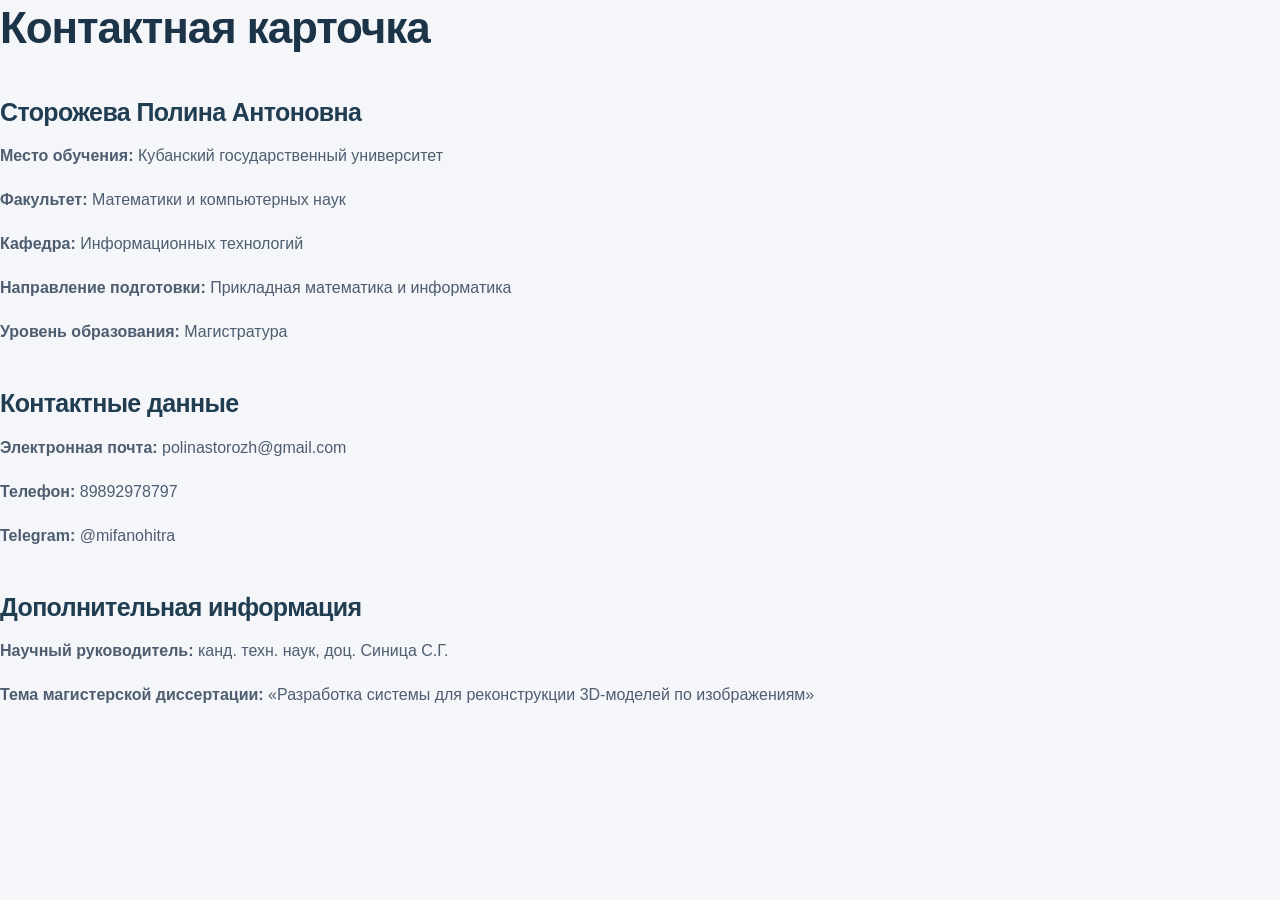
<file: contact.htm>
<!DOCTYPE html>
<html lang="ru">
<head>
    <meta charset="UTF-8">
    <meta name="robots" content="noindex, nofollow, noarchive">
    <meta name="googlebot" content="noindex, nofollow, noarchive">
    <title>Контактная информация — Сторожева Полина Антоновна</title>
    <link rel="stylesheet" type="text/css" href="master_style.css">
</head>
<body>

    <h1>Контактная карточка</h1>

    <h2>Сторожева Полина Антоновна</h2>

    <p><b>Место обучения:</b> Кубанский государственный университет</p>
    <p><b>Факультет:</b> Математики и компьютерных наук</p>
    <p><b>Кафедра:</b> Информационных технологий</p>
    <p><b>Направление подготовки:</b> Прикладная математика и информатика</p>
    <p><b>Уровень образования:</b> Магистратура</p>

    <h2>Контактные данные</h2>

    <p><b>Электронная почта:</b> polinastorozh@gmail.com</p>
    <p><b>Телефон:</b> 89892978797</p>
    <p><b>Telegram:</b> @mifanohitra</p>

    <h2>Дополнительная информация</h2>

    <p><b>Научный руководитель:</b> канд. техн. наук, доц. Синица С.Г.</p>
    <p><b>Тема магистерской диссертации:</b> «Разработка системы для реконструкции 3D-моделей по изображениям»</p>

</body>
</html>
</file>
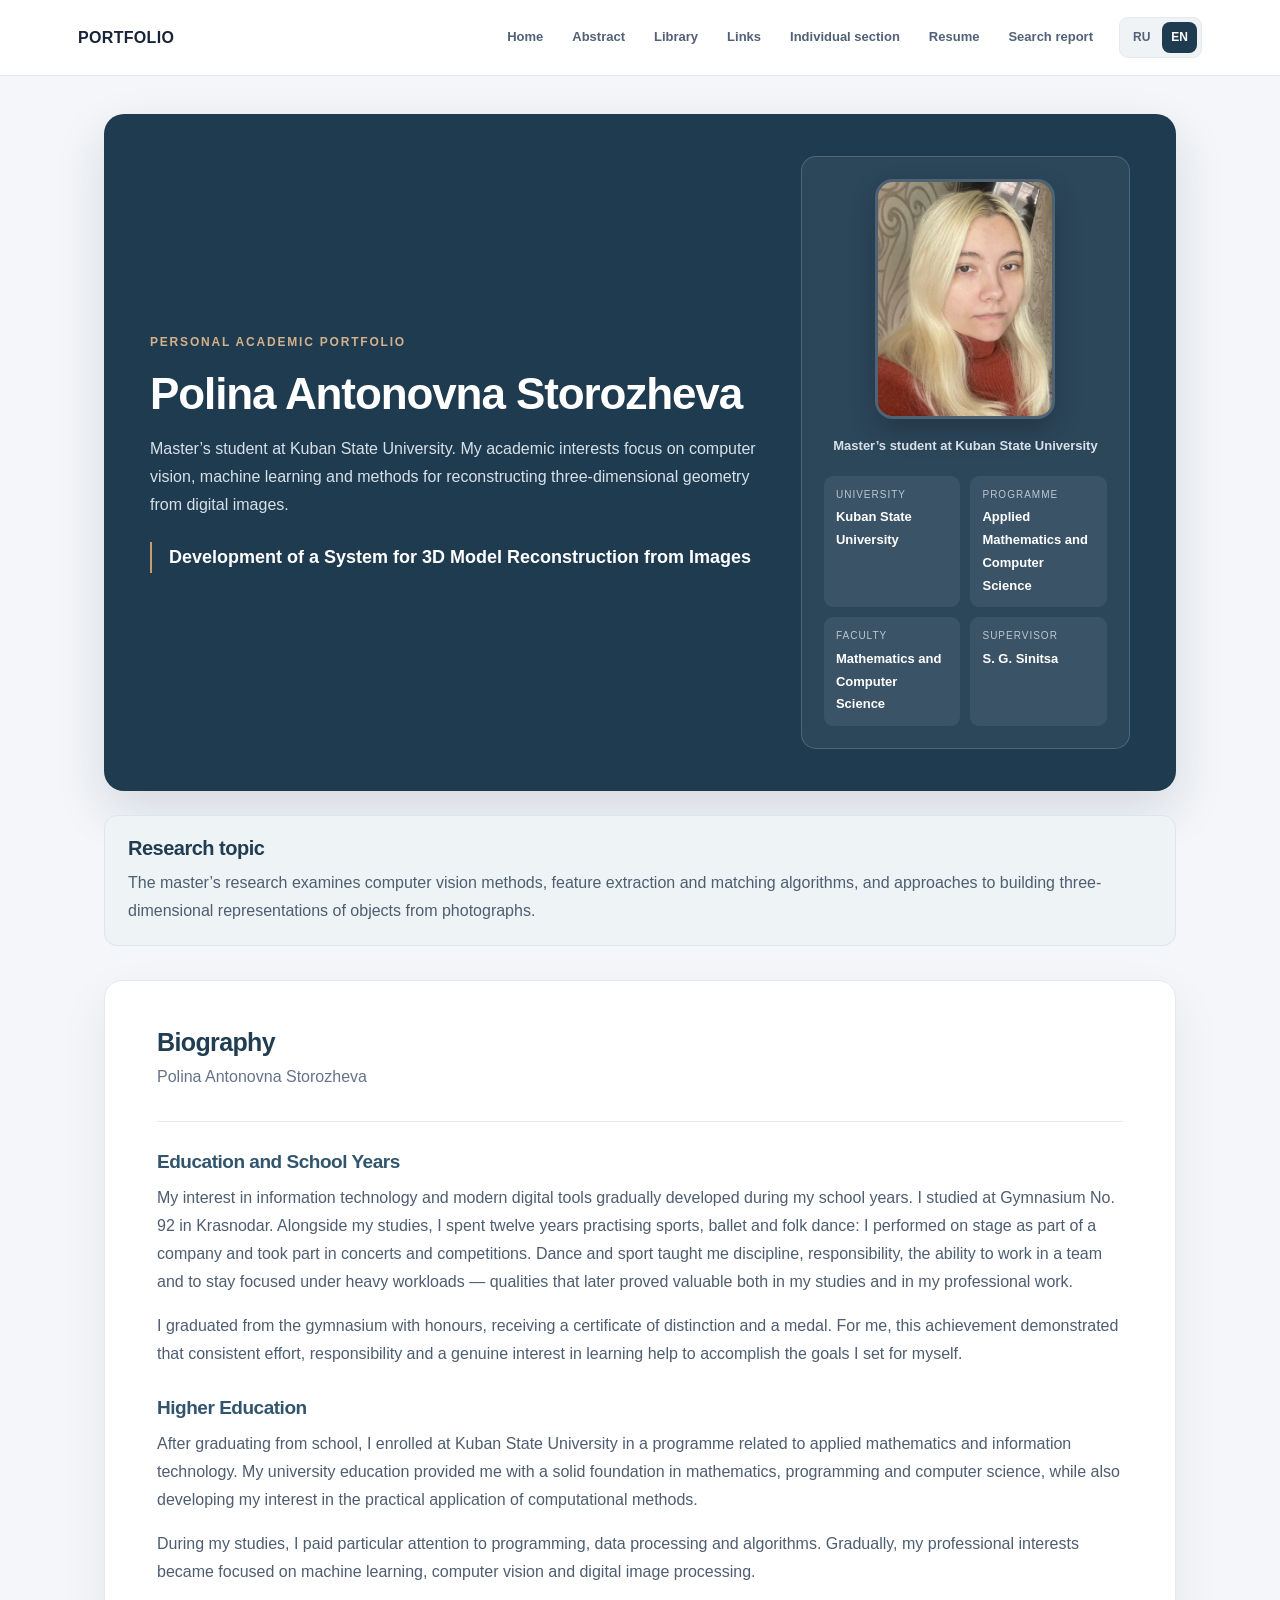
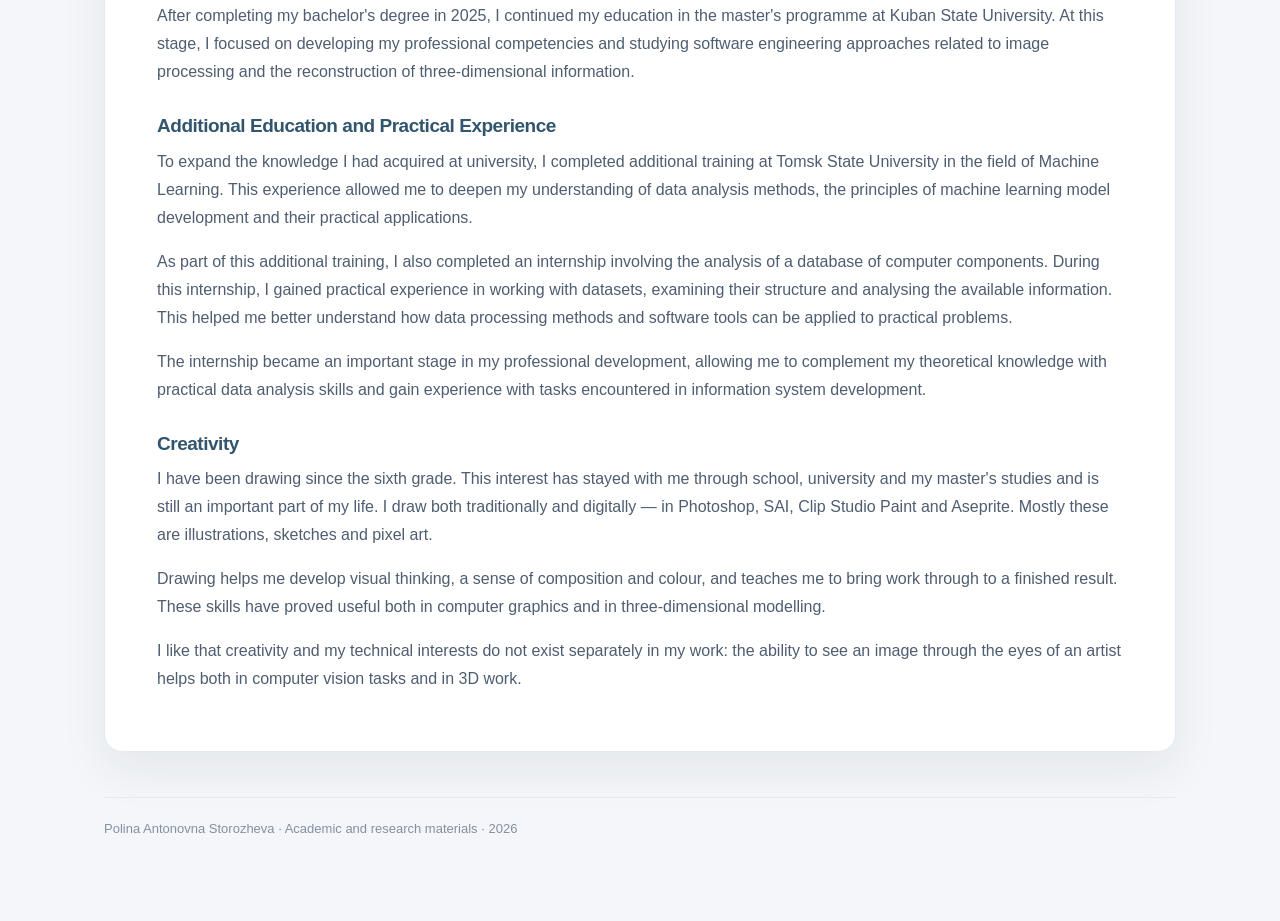
<file: indexe.htm>
<!DOCTYPE html>
<html lang="en"><head><meta charset="UTF-8"><meta name="viewport" content="width=device-width, initial-scale=1.0"><meta name="description" content="My academic interests focus on computer vision, machine learning and methods for reconstructing three-dimensional geometry from digital images."><title>Polina Antonovna Storozheva — Portfolio</title><link rel="stylesheet" href="master_style.css"></head><body>
<div class="site-header"><div class="header-inner"><a class="brand" href="indexe.htm"><span>PORTFOLIO</span></a><nav class="nav-links"><a class="" href="indexe.htm">Home</a><a class="" href="diss/indexe.htm">Abstract</a><a class="" href="library/index.htm">Library</a><a class="" href="links/index.htm">Links</a><a class="" href="ind/index.htm">Individual section</a><a class="" href="resume.htm">Resume</a><a class="" href="search-report.htm">Search report</a><span class="language-switch"><a href="index.htm" class="">RU</a><a href="indexe.htm" class="current">EN</a></span></nav></div></div>
<main class="page-shell">
<section class="hero"><div><div class="kicker">PERSONAL ACADEMIC PORTFOLIO</div><h1>Polina Antonovna Storozheva</h1><p>Master’s student at Kuban State University. My academic interests focus on computer vision, machine learning and methods for reconstructing three-dimensional geometry from digital images.</p><div class="thesis">Development of a System for 3D Model Reconstruction from Images</div></div>
<aside class="hero-aside">
  <div class="portrait">
    <img src="photo.jpg" alt="Portrait of Polina Antonovna Storozheva" width="180" height="240" class="portrait-img">
  </div>
  <p class="portrait-caption">Master’s student at Kuban State University</p><div class="facts"><div class="fact"><small>University</small><strong>Kuban State University</strong></div><div class="fact"><small>Programme</small><strong>Applied Mathematics and Computer Science</strong></div><div class="fact"><small>Faculty</small><strong>Mathematics and Computer Science</strong></div><div class="fact"><small>Supervisor</small><strong>S. G. Sinitsa</strong></div></div></aside></section>
<section class="profile-note"><h2 style="margin:0 0 8px;font-size:20px">Research topic</h2><p>The master’s research examines computer vision methods, feature extraction and matching algorithms, and approaches to building three-dimensional representations of objects from photographs.</p></section>
<section class="container" style="margin:34px 0 0;max-width:none"><header><h2 style="margin:0">Biography</h2><p>Polina Antonovna Storozheva</p></header><h3>Education and School Years</h3>
<p>My interest in information technology and modern digital tools gradually developed during my school years. I studied at Gymnasium No. 92 in Krasnodar. Alongside my studies, I spent twelve years practising sports, ballet and folk dance: I performed on stage as part of a company and took part in concerts and competitions. Dance and sport taught me discipline, responsibility, the ability to work in a team and to stay focused under heavy workloads — qualities that later proved valuable both in my studies and in my professional work.</p>
<p>I graduated from the gymnasium with honours, receiving a certificate of distinction and a medal. For me, this achievement demonstrated that consistent effort, responsibility and a genuine interest in learning help to accomplish the goals I set for myself.</p>
<h3>Higher Education</h3>
<p>After graduating from school, I enrolled at Kuban State University in a programme related to applied mathematics and information technology. My university education provided me with a solid foundation in mathematics, programming and computer science, while also developing my interest in the practical application of computational methods.</p>
<p>During my studies, I paid particular attention to programming, data processing and algorithms. Gradually, my professional interests became focused on machine learning, computer vision and digital image processing.</p>
<p>After completing my bachelor's degree in 2025, I continued my education in the master's programme at Kuban State University. At this stage, I focused on developing my professional competencies and studying software engineering approaches related to image processing and the reconstruction of three-dimensional information.</p>
<h3>Additional Education and Practical Experience</h3>
<p>To expand the knowledge I had acquired at university, I completed additional training at Tomsk State University in the field of Machine Learning. This experience allowed me to deepen my understanding of data analysis methods, the principles of machine learning model development and their practical applications.</p>
<p>As part of this additional training, I also completed an internship involving the analysis of a database of computer components. During this internship, I gained practical experience in working with datasets, examining their structure and analysing the available information. This helped me better understand how data processing methods and software tools can be applied to practical problems.</p>
<p>The internship became an important stage in my professional development, allowing me to complement my theoretical knowledge with practical data analysis skills and gain experience with tasks encountered in information system development.</p>
<h3>Creativity</h3>
<p>I have been drawing since the sixth grade. This interest has stayed with me through school, university and my master's studies and is still an important part of my life. I draw both traditionally and digitally — in Photoshop, SAI, Clip Studio Paint and Aseprite. Mostly these are illustrations, sketches and pixel art.</p>
<p>Drawing helps me develop visual thinking, a sense of composition and colour, and teaches me to bring work through to a finished result. These skills have proved useful both in computer graphics and in three-dimensional modelling.</p>
<p>I like that creativity and my technical interests do not exist separately in my work: the ability to see an image through the eyes of an artist helps both in computer vision tasks and in 3D work.</p>
</section>
<footer>Polina Antonovna Storozheva · Academic and research materials · 2026</footer>
</main></body></html>
</file>
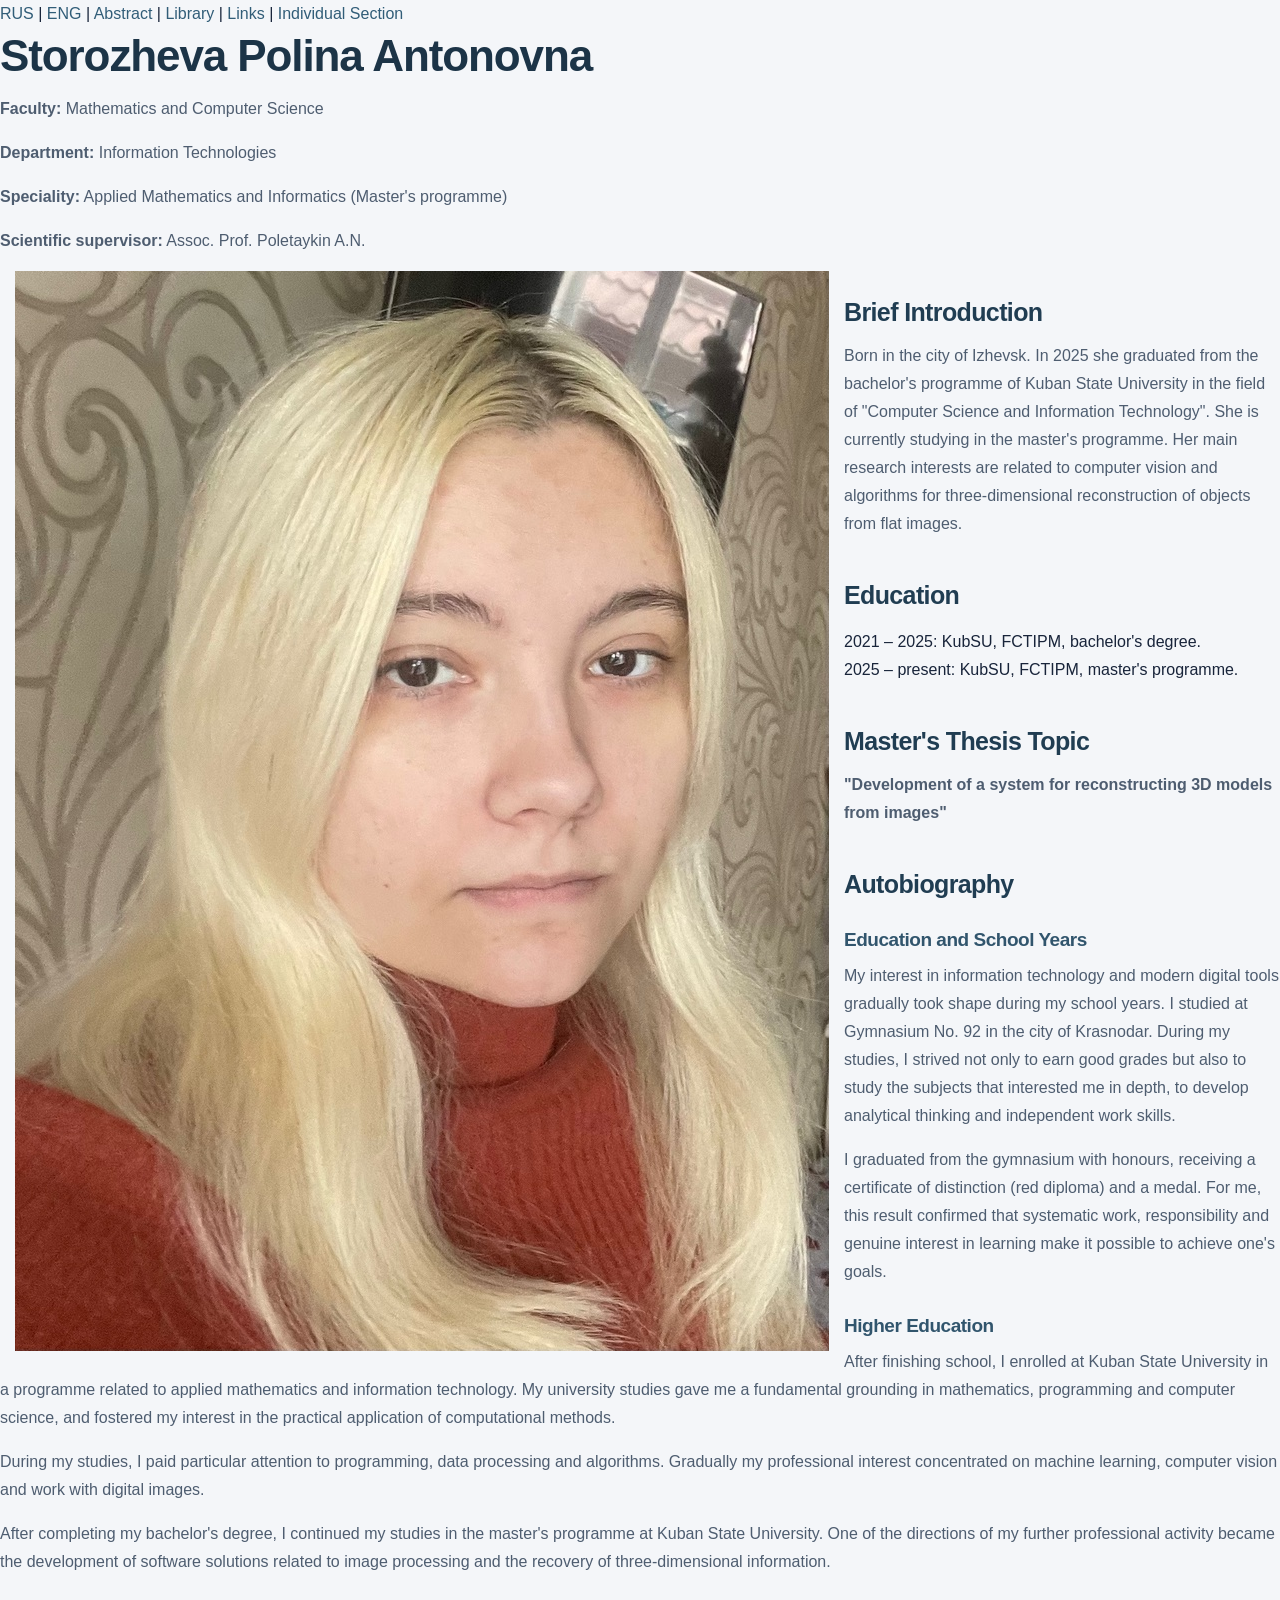
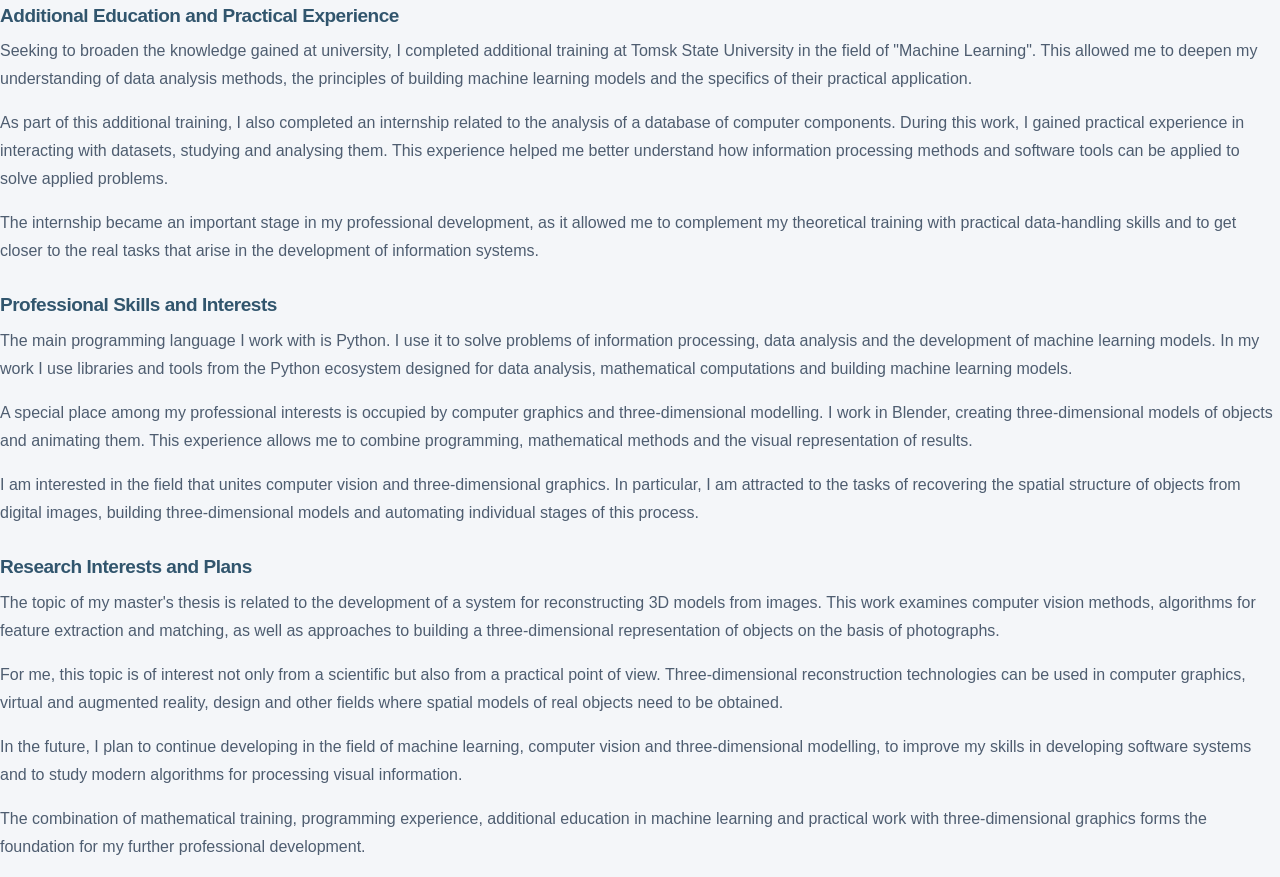
<file: indexe.html>
<!DOCTYPE html>
<html lang="en">
<head>
    <meta charset="UTF-8">
    <title>Master's Student of KubSU Storozheva Polina Antonovna - Biography</title>
    <link rel="stylesheet" type="text/css" href="master_style.css">
</head>
<body>
    <div class="header">
        <a href="index.htm">RUS</a> | <a href="indexe.htm">ENG</a> | 
        <a href="diss/index.htm">Abstract</a> | <a href="library/index.htm">Library</a> | 
        <a href="links/index.htm">Links</a> | <a href="ind/index.htm">Individual Section</a>
    </div>

    <h1>Storozheva Polina Antonovna</h1>
    <p><b>Faculty:</b> Mathematics and Computer Science</p>
    <p><b>Department:</b> Information Technologies</p>
    <p><b>Speciality:</b> Applied Mathematics and Informatics (Master's programme)</p>
    <p><b>Scientific supervisor:</b> Assoc. Prof. Poletaykin A.N.</p>

    <img src="photo.jpg" alt="Master's Student of KubSU Storozheva Polina Antonovna" align="left" hspace="15">
    
    <h2>Brief Introduction</h2>
    <p>Born in the city of Izhevsk. In 2025 she graduated from the bachelor's programme of Kuban State University in the field of "Computer Science and Information Technology". She is currently studying in the master's programme. Her main research interests are related to computer vision and algorithms for three-dimensional reconstruction of objects from flat images.</p>

    <h2>Education</h2>
    <ul>
        <div>2021 – 2025: KubSU, FCTIPM, bachelor's degree.</div>
        <div>2025 – present: KubSU, FCTIPM, master's programme.</div>
    </ul>

    <h2>Master's Thesis Topic</h2>
    <p><b>"Development of a system for reconstructing 3D models from images"</b></p>

    <h2>Autobiography</h2>

    <h3>Education and School Years</h3>
    <p>My interest in information technology and modern digital tools gradually took shape during my school years. I studied at Gymnasium No. 92 in the city of Krasnodar. During my studies, I strived not only to earn good grades but also to study the subjects that interested me in depth, to develop analytical thinking and independent work skills.</p>
    <p>I graduated from the gymnasium with honours, receiving a certificate of distinction (red diploma) and a medal. For me, this result confirmed that systematic work, responsibility and genuine interest in learning make it possible to achieve one's goals.</p>

    <h3>Higher Education</h3>
    <p>After finishing school, I enrolled at Kuban State University in a programme related to applied mathematics and information technology. My university studies gave me a fundamental grounding in mathematics, programming and computer science, and fostered my interest in the practical application of computational methods.</p>
    <p>During my studies, I paid particular attention to programming, data processing and algorithms. Gradually my professional interest concentrated on machine learning, computer vision and work with digital images.</p>
    <p>After completing my bachelor's degree, I continued my studies in the master's programme at Kuban State University. One of the directions of my further professional activity became the development of software solutions related to image processing and the recovery of three-dimensional information.</p>

    <h3>Additional Education and Practical Experience</h3>
    <p>Seeking to broaden the knowledge gained at university, I completed additional training at Tomsk State University in the field of "Machine Learning". This allowed me to deepen my understanding of data analysis methods, the principles of building machine learning models and the specifics of their practical application.</p>
    <p>As part of this additional training, I also completed an internship related to the analysis of a database of computer components. During this work, I gained practical experience in interacting with datasets, studying and analysing them. This experience helped me better understand how information processing methods and software tools can be applied to solve applied problems.</p>
    <p>The internship became an important stage in my professional development, as it allowed me to complement my theoretical training with practical data-handling skills and to get closer to the real tasks that arise in the development of information systems.</p>

    <h3>Professional Skills and Interests</h3>
    <p>The main programming language I work with is Python. I use it to solve problems of information processing, data analysis and the development of machine learning models. In my work I use libraries and tools from the Python ecosystem designed for data analysis, mathematical computations and building machine learning models.</p>
    <p>A special place among my professional interests is occupied by computer graphics and three-dimensional modelling. I work in Blender, creating three-dimensional models of objects and animating them. This experience allows me to combine programming, mathematical methods and the visual representation of results.</p>
    <p>I am interested in the field that unites computer vision and three-dimensional graphics. In particular, I am attracted to the tasks of recovering the spatial structure of objects from digital images, building three-dimensional models and automating individual stages of this process.</p>

    <h3>Research Interests and Plans</h3>
    <p>The topic of my master's thesis is related to the development of a system for reconstructing 3D models from images. This work examines computer vision methods, algorithms for feature extraction and matching, as well as approaches to building a three-dimensional representation of objects on the basis of photographs.</p>
    <p>For me, this topic is of interest not only from a scientific but also from a practical point of view. Three-dimensional reconstruction technologies can be used in computer graphics, virtual and augmented reality, design and other fields where spatial models of real objects need to be obtained.</p>
    <p>In the future, I plan to continue developing in the field of machine learning, computer vision and three-dimensional modelling, to improve my skills in developing software systems and to study modern algorithms for processing visual information.</p>
    <p>The combination of mathematical training, programming experience, additional education in machine learning and practical work with three-dimensional graphics forms the foundation for my further professional development.</p>
</body>
</html>
</file>
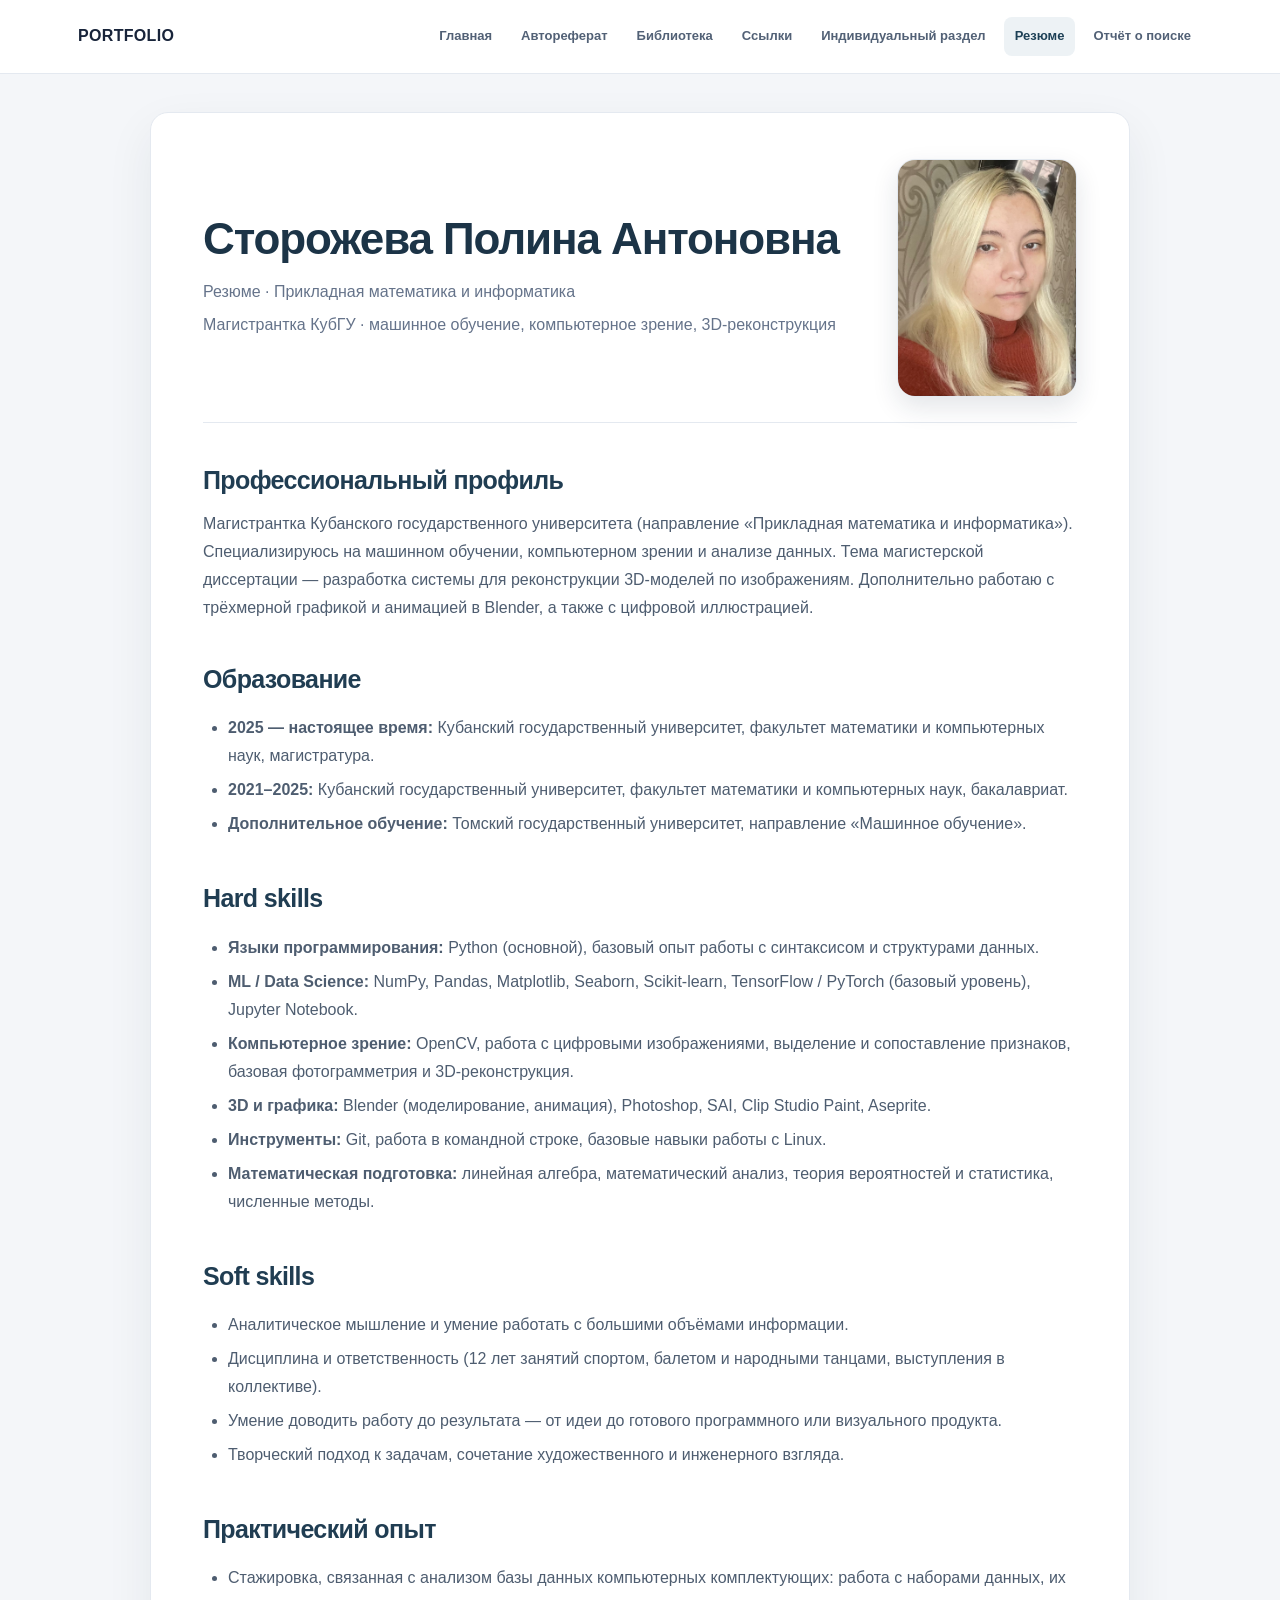
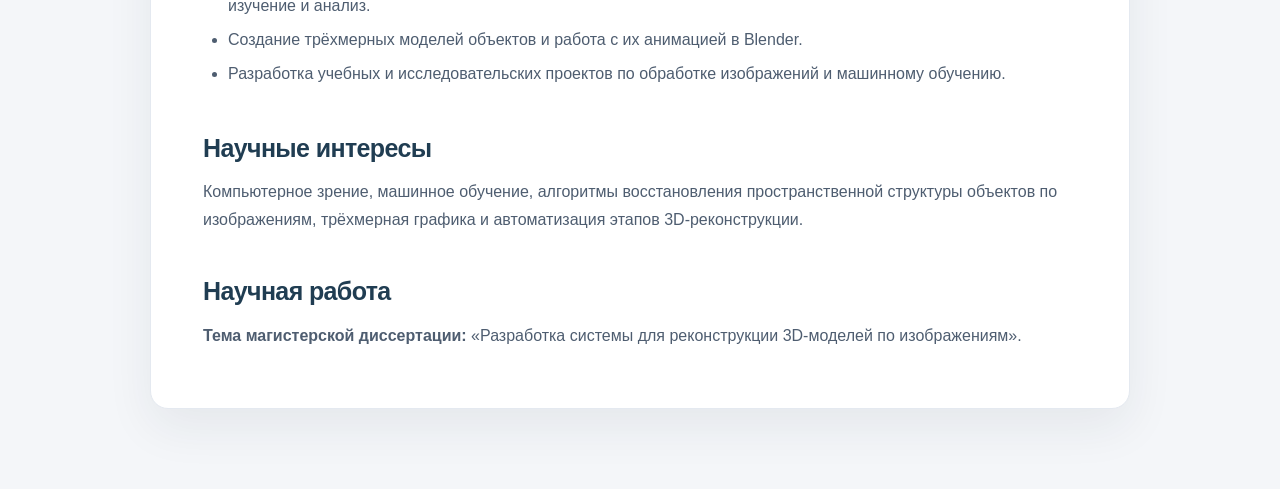
<file: resume.htm>
<!DOCTYPE html>
<html lang="ru"><head><meta charset="utf-8"/><meta content="width=device-width, initial-scale=1.0" name="viewport"/><title>Резюме — Сторожева Полина Антоновна</title><link href="master_style.css" rel="stylesheet"/></head><body><div class="site-header"><div class="header-inner"><a class="brand" href="index.htm"><span>PORTFOLIO</span></a><nav class="nav-links"><a class="" href="index.htm">Главная</a><a class="" href="diss/index.htm">Автореферат</a><a class="" href="library/index.htm">Библиотека</a><a class="" href="links/index.htm">Ссылки</a><a class="" href="ind/index.htm">Индивидуальный раздел</a><a class="active" href="resume.htm">Резюме</a><a class="" href="search-report.htm">Отчёт о поиске</a></nav></div></div>

<div class="container resume-container">
<header class="resume-header">
  <div>
    <h1>Сторожева Полина Антоновна</h1>
    <p>Резюме · Прикладная математика и информатика</p>
    <p class="resume-subtitle">Магистрантка КубГУ · машинное обучение, компьютерное зрение, 3D-реконструкция</p>
  </div>
  <img src="photo.jpg" alt="Портрет Сторожевой Полины Антоновны" class="resume-photo">
</header>

<h2>Профессиональный профиль</h2>
<p>Магистрантка Кубанского государственного университета (направление «Прикладная математика и информатика»). Специализируюсь на машинном обучении, компьютерном зрении и анализе данных. Тема магистерской диссертации — разработка системы для реконструкции 3D-моделей по изображениям. Дополнительно работаю с трёхмерной графикой и анимацией в Blender, а также с цифровой иллюстрацией.</p>

<h2>Образование</h2>
<ul>
  <li><b>2025 — настоящее время:</b> Кубанский государственный университет, факультет математики и компьютерных наук, магистратура.</li>
  <li><b>2021–2025:</b> Кубанский государственный университет, факультет математики и компьютерных наук, бакалавриат.</li>
  <li><b>Дополнительное обучение:</b> Томский государственный университет, направление «Машинное обучение».</li>
</ul>

<h2>Hard skills</h2>
<ul>
  <li><b>Языки программирования:</b> Python (основной), базовый опыт работы с синтаксисом и структурами данных.</li>
  <li><b>ML / Data Science:</b> NumPy, Pandas, Matplotlib, Seaborn, Scikit-learn, TensorFlow / PyTorch (базовый уровень), Jupyter Notebook.</li>
  <li><b>Компьютерное зрение:</b> OpenCV, работа с цифровыми изображениями, выделение и сопоставление признаков, базовая фотограмметрия и 3D-реконструкция.</li>
  <li><b>3D и графика:</b> Blender (моделирование, анимация), Photoshop, SAI, Clip Studio Paint, Aseprite.</li>
  <li><b>Инструменты:</b> Git, работа в командной строке, базовые навыки работы с Linux.</li>
  <li><b>Математическая подготовка:</b> линейная алгебра, математический анализ, теория вероятностей и статистика, численные методы.</li>
</ul>

<h2>Soft skills</h2>
<ul>
  <li>Аналитическое мышление и умение работать с большими объёмами информации.</li>
  <li>Дисциплина и ответственность (12 лет занятий спортом, балетом и народными танцами, выступления в коллективе).</li>
  <li>Умение доводить работу до результата — от идеи до готового программного или визуального продукта.</li>
  <li>Творческий подход к задачам, сочетание художественного и инженерного взгляда.</li>
</ul>

<h2>Практический опыт</h2>
<ul>
  <li>Стажировка, связанная с анализом базы данных компьютерных комплектующих: работа с наборами данных, их изучение и анализ.</li>
  <li>Создание трёхмерных моделей объектов и работа с их анимацией в Blender.</li>
  <li>Разработка учебных и исследовательских проектов по обработке изображений и машинному обучению.</li>
</ul>

<h2>Научные интересы</h2>
<p>Компьютерное зрение, машинное обучение, алгоритмы восстановления пространственной структуры объектов по изображениям, трёхмерная графика и автоматизация этапов 3D-реконструкции.</p>

<h2>Научная работа</h2>
<p><b>Тема магистерской диссертации:</b> «Разработка системы для реконструкции 3D-моделей по изображениям».</p>

</div></body></html>
</file>
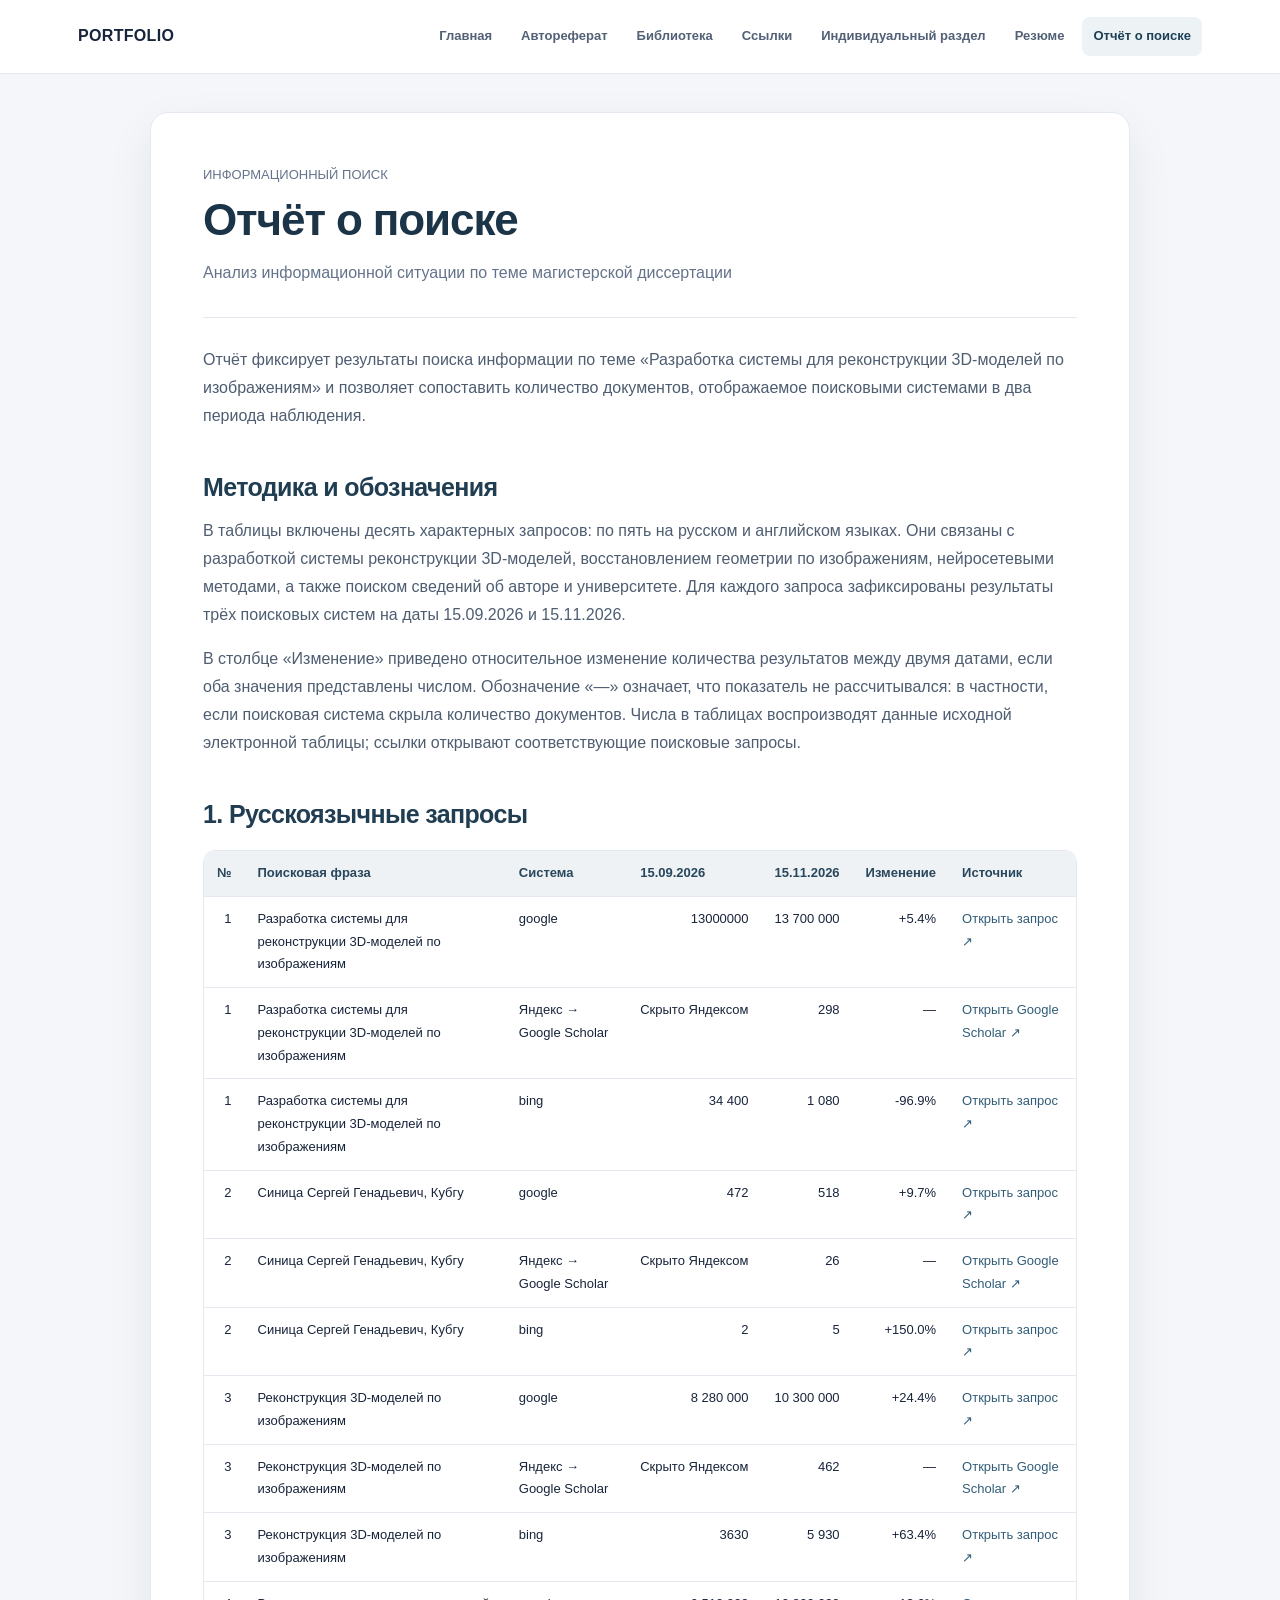
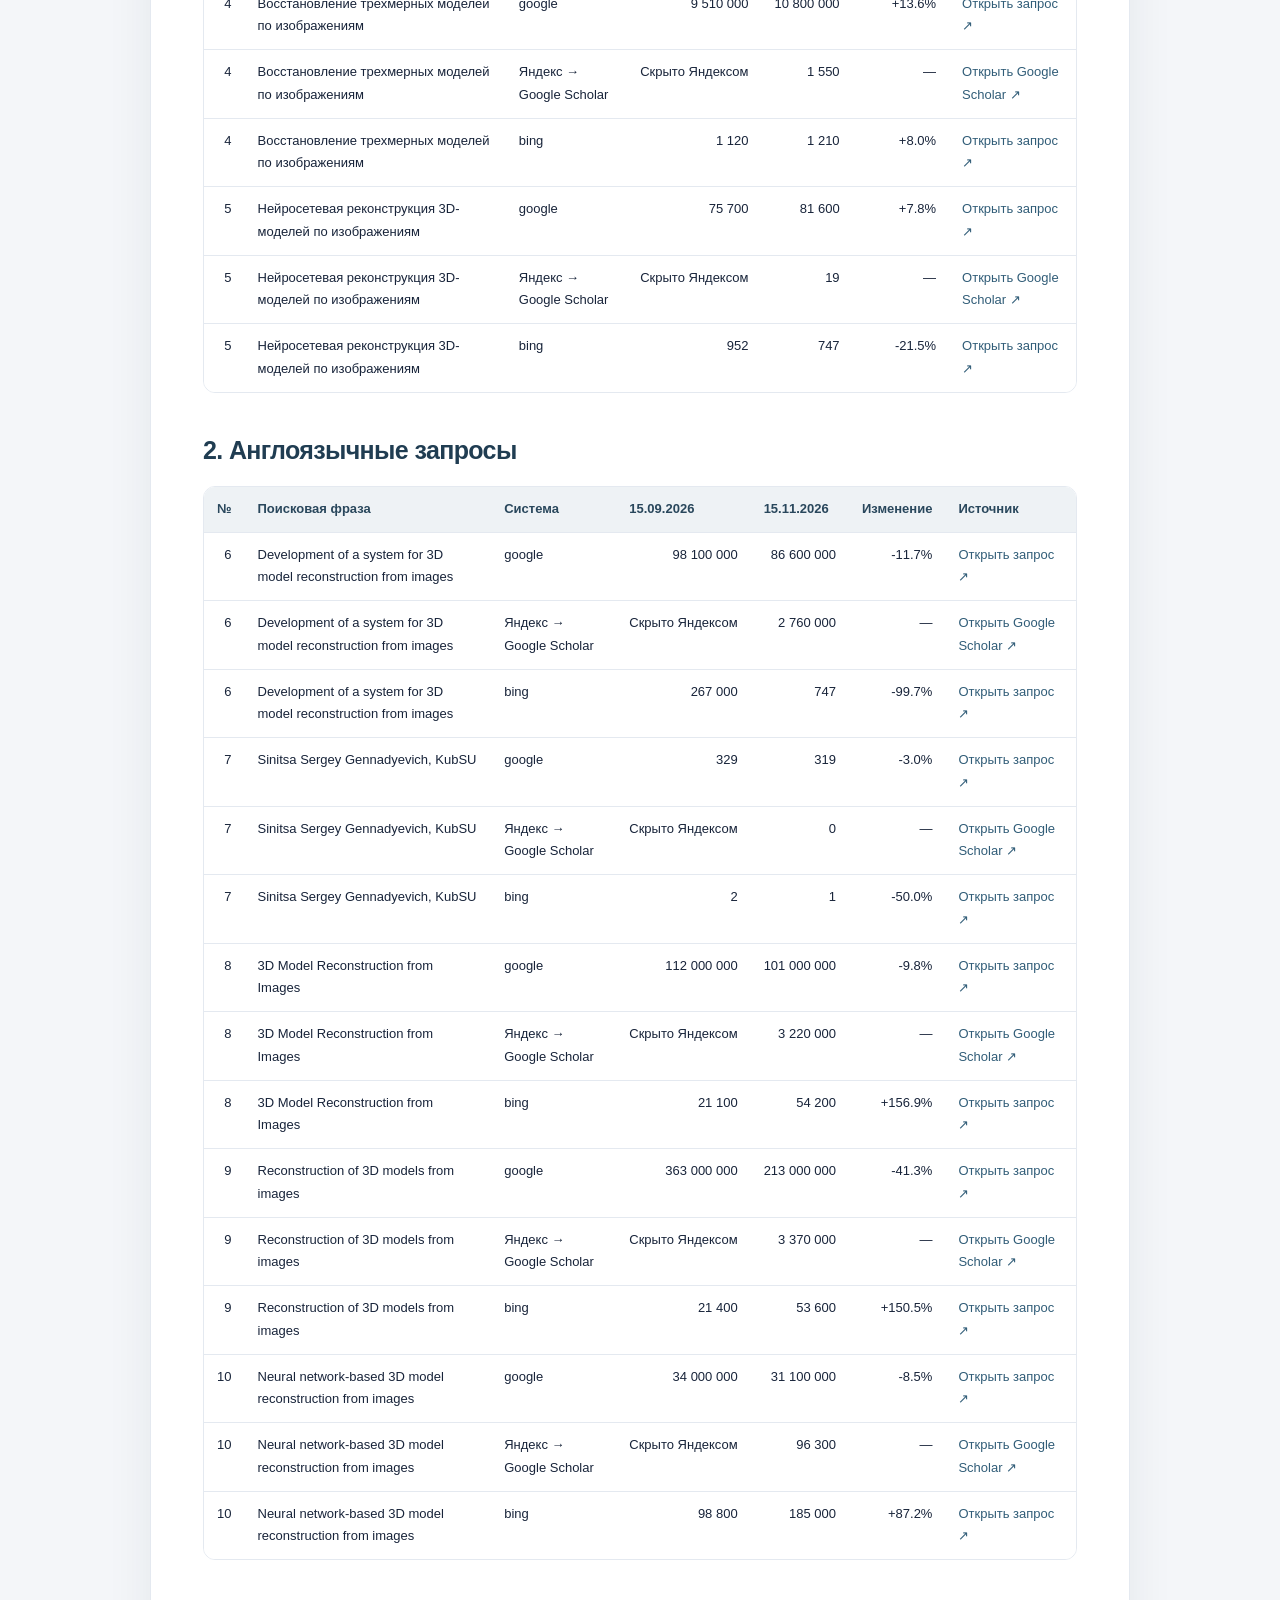
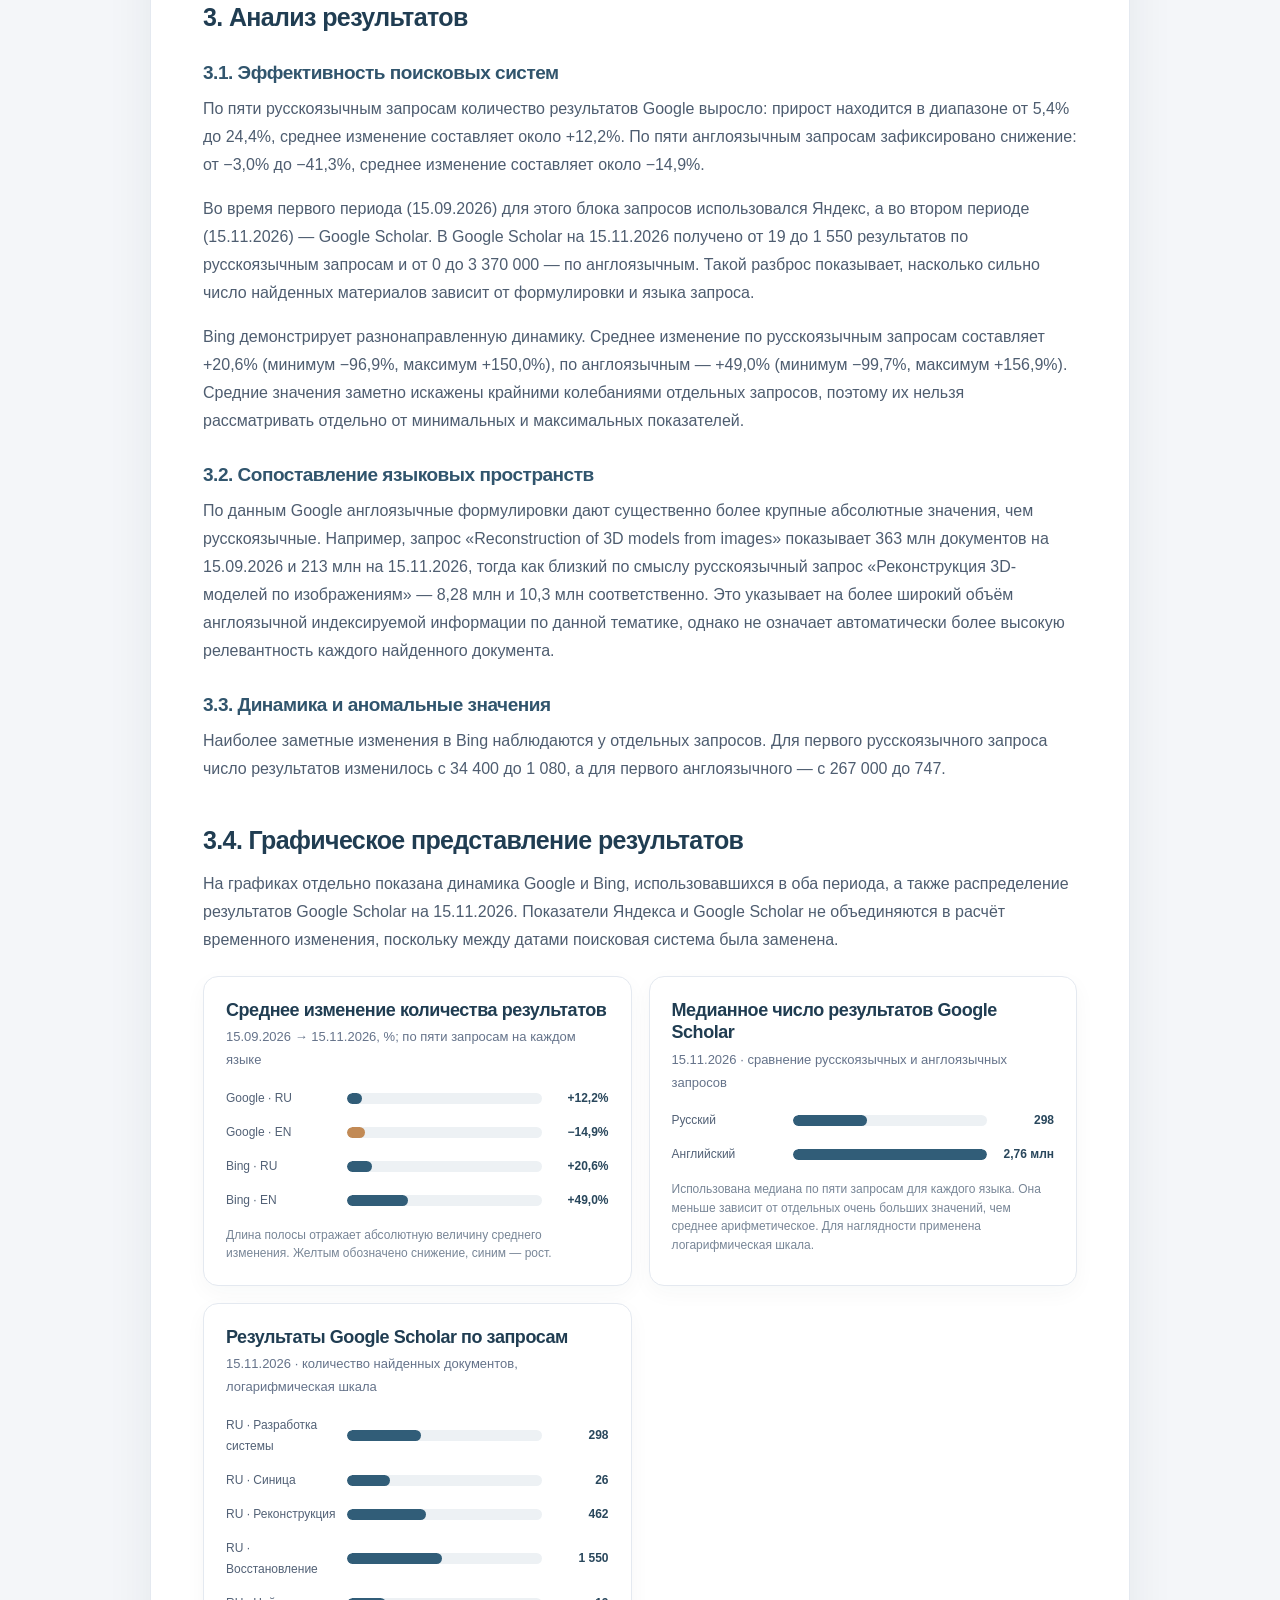
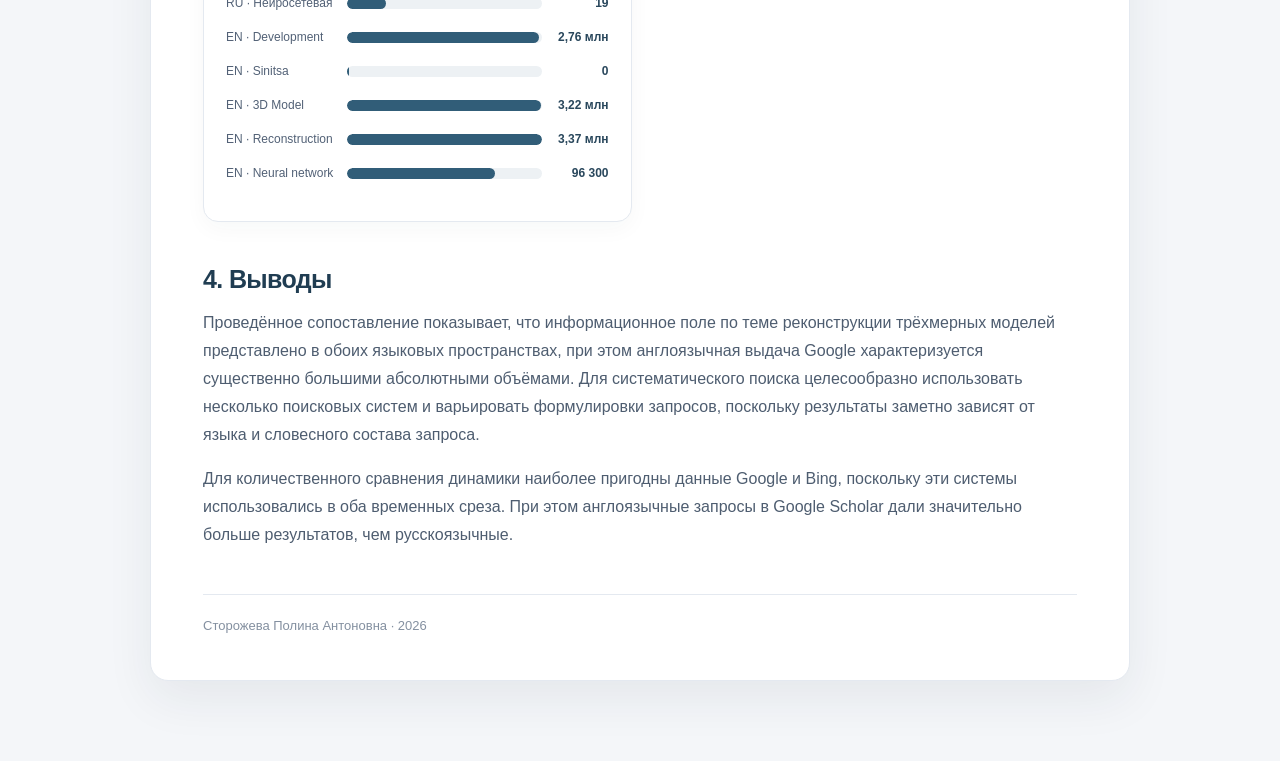
<file: search-report.htm>
<!DOCTYPE html>
<html lang="ru"><head><meta charset="utf-8"/><meta content="width=device-width, initial-scale=1.0" name="viewport"/><title>Отчёт о поиске — Сторожева П.А.</title><link href="master_style.css" rel="stylesheet"/>
<style>
.chart-grid{display:grid;grid-template-columns:repeat(2,minmax(0,1fr));gap:17px;margin:22px 0 32px}
.chart-card{background:#fff;border:1px solid var(--line);border-radius:15px;padding:22px;box-shadow:0 7px 22px rgba(25,43,62,.035);min-width:0}
.chart-card h3{margin:0 0 5px;font-size:18px;color:#203d52}
.chart-legend{display:flex;gap:16px;margin:16px 0 13px;font-size:12px;color:var(--muted)}
.legend-dot{display:inline-block;width:8px;height:8px;border-radius:50%;background:#315d78;margin-right:6px}.legend-dot.en{background:#c28a55}
.bar-chart{display:grid;gap:13px;margin:15px 0}
.bar-row{display:grid;grid-template-columns:112px minmax(35px,1fr) 58px;align-items:center;gap:9px;font-size:12px}
.bar-label{color:#526176}.bar-row b{font-size:12px;text-align:right;color:#29475c;font-variant-numeric:tabular-nums}
.bar-track,.coverage-track{height:11px;background:#edf1f4;border-radius:20px;overflow:hidden}
.bar-fill{height:100%;border-radius:20px;min-width:2px}.bar-fill.positive{background:#315d78}.bar-fill.negative{background:#c28a55}
.chart-caption{font-size:12px;color:#788697;line-height:1.55;margin:15px 0 0}
.coverage-chart{display:grid;gap:20px;margin:27px 0 22px}.coverage-head{display:flex;justify-content:space-between;gap:10px;margin-bottom:7px;font-size:13px;color:#40566b}.coverage-head span{color:#65738a;font-variant-numeric:tabular-nums}.coverage-fill{height:100%;background:#315d78;border-radius:20px}.coverage-fill.muted{background:#cbd3da}
@media(max-width:760px){.chart-grid{grid-template-columns:1fr}}
@media(max-width:480px){.bar-row{grid-template-columns:90px minmax(25px,1fr) 54px;gap:6px}.chart-card{padding:18px}}
</style>
</head><body>
<div class="site-header"><div class="header-inner"><a class="brand" href="index.htm"><span>PORTFOLIO</span></a><nav class="nav-links"><a class="" href="index.htm">Главная</a><a class="" href="diss/index.htm">Автореферат</a><a class="" href="library/index.htm">Библиотека</a><a class="" href="links/index.htm">Ссылки</a><a class="" href="ind/index.htm">Индивидуальный раздел</a><a class="" href="resume.htm">Резюме</a><a class="active" href="search-report.htm">Отчёт о поиске</a></nav></div></div><main class="container">
<header><p class="small-note">ИНФОРМАЦИОННЫЙ ПОИСК</p><h1>Отчёт о поиске</h1><p>Анализ информационной ситуации по теме магистерской диссертации</p></header>
<p>Отчёт фиксирует результаты поиска информации по теме «Разработка системы для реконструкции 3D-моделей по изображениям» и позволяет сопоставить количество документов, отображаемое поисковыми системами в два периода наблюдения.</p>

<h2>Методика и обозначения</h2>
<p>В таблицы включены десять характерных запросов: по пять на русском и английском языках. Они связаны с разработкой системы реконструкции 3D-моделей, восстановлением геометрии по изображениям, нейросетевыми методами, а также поиском сведений об авторе и университете. Для каждого запроса зафиксированы результаты трёх поисковых систем на даты 15.09.2026 и 15.11.2026.</p>
<p>В столбце «Изменение» приведено относительное изменение количества результатов между двумя датами, если оба значения представлены числом. Обозначение «—» означает, что показатель не рассчитывался: в частности, если поисковая система скрыла количество документов. Числа в таблицах воспроизводят данные исходной электронной таблицы; ссылки открывают соответствующие поисковые запросы.</p>
<h2>1. Русскоязычные запросы</h2>
<div class="table-wrap"><table><thead><tr><th>№</th><th>Поисковая фраза</th><th>Система</th><th>15.09.2026</th><th>15.11.2026</th><th>Изменение</th><th>Источник</th></tr></thead><tbody><tr><td class="num">1</td><td>Разработка системы для реконструкции 3D-моделей по изображениям</td><td>google</td><td class="num">13000000</td><td class="num">13 700 000</td><td class="num">+5.4%</td><td><a href="https://www.google.com/search?q=%D0%A0%D0%B0%D0%B7%D1%80%D0%B0%D0%B1%D0%BE%D1%82%D0%BA%D0%B0+%D1%81%D0%B8%D1%81%D1%82%D0%B5%D0%BC%D1%8B+%D0%B4%D0%BB%D1%8F+%D1%80%D0%B5%D0%BA%D0%BE%D0%BD%D1%81%D1%82%D1%80%D1%83%D0%BA%D1%86%D0%B8%D0%B8+3D-%D0%BC%D0%BE%D0%B4%D0%B5%D0%BB%D0%B5%D0%B9+%D0%BF%D0%BE+%D0%B8%D0%B7%D0%BE%D0%B1%D1%80%D0%B0%D0%B6%D0%B5%D0%BD%D0%B8%D1%8F%D0%BC&amp;oq=%D0%A0%D0%B0%D0%B7%D1%80%D0%B0%D0%B1%D0%BE%D1%82%D0%BA%D0%B0+%D1%81%D0%B8%D1%81%D1%82%D0%B5%D0%BC%D1%8B+%D0%B4%D0%BB%D1%8F+%D1%80%D0%B5%D0%BA%D0%BE%D0%BD%D1%81%D1%82%D1%80%D1%83%D0%BA%D1%86%D0%B8%D0%B8+3D-%D0%BC%D0%BE%D0%B4%D0%B5%D0%BB%D0%B5%D0%B9+%D0%BF%D0%BE+%D0%B8%D0%B7%D0%BE%D0%B1%D1%80%D0%B0%D0%B6%D0%B5%D0%BD%D0%B8%D1%8F%D0%BC&amp;gs_lcrp=EgZjaHJvbWUyBggAEEUYOdIBBzUyMWowajeoAgCwAgA&amp;sourceid=chrome&amp;source=chrome.ob&amp;ie=UTF-8" rel="noopener" target="_blank">Открыть запрос ↗</a></td></tr><tr><td class="num">1</td><td>Разработка системы для реконструкции 3D-моделей по изображениям</td><td>Яндекс → Google Scholar</td><td class="num">Скрыто Яндексом</td><td class="num">298</td><td class="num">—</td><td><a href="https://scholar.google.com/scholar?q=%D0%A0%D0%B0%D0%B7%D1%80%D0%B0%D0%B1%D0%BE%D1%82%D0%BA%D0%B0+%D1%81%D0%B8%D1%81%D1%82%D0%B5%D0%BC%D1%8B+%D0%B4%D0%BB%D1%8F+%D1%80%D0%B5%D0%BA%D0%BE%D0%BD%D1%81%D1%82%D1%80%D1%83%D0%BA%D1%86%D0%B8%D0%B8+3D-%D0%BC%D0%BE%D0%B4%D0%B5%D0%BB%D0%B5%D0%B9+%D0%BF%D0%BE+%D0%B8%D0%B7%D0%BE%D0%B1%D1%80%D0%B0%D0%B6%D0%B5%D0%BD%D0%B8%D1%8F%D0%BC" rel="noopener" target="_blank">Открыть Google Scholar ↗</a></td></tr><tr><td class="num">1</td><td>Разработка системы для реконструкции 3D-моделей по изображениям</td><td>bing</td><td class="num">34 400</td><td class="num">1 080</td><td class="num">-96.9%</td><td><a href="https://www.bing.com/search?q=%D0%A0%D0%B0%D0%B7%D1%80%D0%B0%D0%B1%D0%BE%D1%82%D0%BA%D0%B0+%D1%81%D0%B8%D1%81%D1%82%D0%B5%D0%BC%D1%8B+%D0%B4%D0%BB%D1%8F+%D1%80%D0%B5%D0%BA%D0%BE%D0%BD%D1%81%D1%82%D1%80%D1%83%D0%BA%D1%86%D0%B8%D0%B8+3D-%D0%BC%D0%BE%D0%B4%D0%B5%D0%BB%D0%B5%D0%B9+%D0%BF%D0%BE+%D0%B8%D0%B7%D0%BE%D0%B1%D1%80%D0%B0%D0%B6%D0%B5%D0%BD%D0%B8%D1%8F%D0%BC&amp;form=QBLH&amp;sp=-1&amp;lq=0&amp;pq=%D1%80%D0%B0%D0%B7%D1%80%D0%B0%D0%B1%D0%BE%D1%82%D0%BA%D0%B0+%D1%81%D0%B8%D1%81%D1%82%D0%B5%D0%BC%D1%8B+%D0%B4%D0%BB%D1%8F+%D1%80%D0%B5%D0%BA%D0%BE%D0%BD%D1%81%D1%82%D1%80%D1%83%D0%BA%D1%86%D0%B8%D0%B8+3d-%D0%BC%D0%BE%D0%B4%D0%B5%D0%BB%D0%B5%D0%B9+%D0%BF%D0%BE+%D0%B8%D0%B7%D0%BE%D0%B1%D1%80%D0%B0%D0%B6%D0%B5%D0%BD%D0%B8%D1%8F%D0%BC&amp;sc=0-63&amp;qs=n&amp;sk=&amp;cvid=424980D3B30E483BA146A2BC21C85F7F" rel="noopener" target="_blank">Открыть запрос ↗</a></td></tr><tr><td class="num">2</td><td>Синица Сергей Генадьевич, Кубгу</td><td>google</td><td class="num">472</td><td class="num">518</td><td class="num">+9.7%</td><td><a href="https://www.google.com/search?q=%D0%A1%D0%B8%D0%BD%D0%B8%D1%86%D0%B0+%D0%A1%D0%B5%D1%80%D0%B3%D0%B5%D0%B9+%D0%93%D0%B5%D0%BD%D0%B0%D0%B4%D1%8C%D0%B5%D0%B2%D0%B8%D1%87%2C+%D0%9A%D1%83%D0%B1%D0%B3%D1%83&amp;oq=%D0%A1%D0%B8%D0%BD%D0%B8%D1%86%D0%B0+%D0%A1%D0%B5%D1%80%D0%B3%D0%B5%D0%B9+%D0%93%D0%B5%D0%BD%D0%B0%D0%B4%D1%8C%D0%B5%D0%B2%D0%B8%D1%87%2C+%D0%9A%D1%83%D0%B1%D0%B3%D1%83&amp;gs_lcrp=EgZjaHJvbWUyBggAEEUYOdIBBzM2OGowajeoAgCwAgA&amp;sourceid=chrome&amp;source=chrome.ob&amp;ie=UTF-8" rel="noopener" target="_blank">Открыть запрос ↗</a></td></tr><tr><td class="num">2</td><td>Синица Сергей Генадьевич, Кубгу</td><td>Яндекс → Google Scholar</td><td class="num">Скрыто Яндексом</td><td class="num">26</td><td class="num">—</td><td><a href="https://scholar.google.com/scholar?q=%D0%A1%D0%B8%D0%BD%D0%B8%D1%86%D0%B0+%D0%A1%D0%B5%D1%80%D0%B3%D0%B5%D0%B9+%D0%93%D0%B5%D0%BD%D0%B0%D0%B4%D1%8C%D0%B5%D0%B2%D0%B8%D1%87%2C+%D0%9A%D1%83%D0%B1%D0%B3%D1%83" rel="noopener" target="_blank">Открыть Google Scholar ↗</a></td></tr><tr><td class="num">2</td><td>Синица Сергей Генадьевич, Кубгу</td><td>bing</td><td class="num">2</td><td class="num">5</td><td class="num">+150.0%</td><td><a href="https://www.bing.com/search?q=%D0%A1%D0%B8%D0%BD%D0%B8%D1%86%D0%B0%20%D0%A1%D0%B5%D1%80%D0%B3%D0%B5%D0%B9%20%D0%93%D0%B5%D0%BD%D0%B0%D0%B4%D1%8C%D0%B5%D0%B2%D0%B8%D1%87%2C%20%D0%9A%D1%83%D0%B1%D0%B3%D1%83&amp;qs=n&amp;form=QBRE&amp;sp=-1&amp;lq=0&amp;pq=%D1%81%D0%B8%D0%BD%D0%B8%D1%86%D0%B0%20%D1%81%D0%B5%D1%80%D0%B3%D0%B5%D0%B9%20%D0%B3%D0%B5%D0%BD%D0%B0%D0%B4%D1%8C%D0%B5%D0%B2%D0%B8%D1%87%2C%20%D0%BA%D1%83%D0%B1%D0%B3%D1%83&amp;sc=8-31&amp;sk=&amp;cvid=786E9F09767948D1B5AF0734720DD8FB" rel="noopener" target="_blank">Открыть запрос ↗</a></td></tr><tr><td class="num">3</td><td>Реконструкция 3D-моделей по изображениям</td><td>google</td><td class="num">8 280 000</td><td class="num">10 300 000</td><td class="num">+24.4%</td><td><a href="https://www.google.com/search?q=%D1%80%D0%B5%D0%BA%D0%BE%D0%BD%D1%81%D1%82%D1%80%D1%83%D0%BA%D1%86%D0%B8%D1%8F+3D-%D0%BC%D0%BE%D0%B4%D0%B5%D0%BB%D0%B5%D0%B9+%D0%BF%D0%BE+%D0%B8%D0%B7%D0%BE%D0%B1%D1%80%D0%B0%D0%B6%D0%B5%D0%BD%D0%B8%D1%8F%D0%BC%0D%0A&amp;sca_esv=4ba4343bc1af3d9a&amp;sxsrf=APpeQnuo6znWh7VdNn79sM2UtxCly3u3Qg%3A1789057065729&amp;ei=KdiiasD9K_CKxc8P0aiFuA0&amp;biw=1707&amp;bih=932&amp;ved=2ahUKEwiAtor3tOSWAxVwRfEDHVFUAdcQ4dUDegQIBhAM&amp;uact=5&amp;oq=%D1%80%D0%B5%D0%BA%D0%BE%D0%BD%D1%81%D1%82%D1%80%D1%83%D0%BA%D1%86%D0%B8%D1%8F+3D-%D0%BC%D0%BE%D0%B4%D0%B5%D0%BB%D0%B5%D0%B9+%D0%BF%D0%BE+%D0%B8%D0%B7%D0%BE%D0%B1%D1%80%D0%B0%D0%B6%D0%B5%D0%BD%D0%B8%D1%8F%D0%BC%0D%0A&amp;gs_lp=[base64]&amp;sclient=gws-wiz-serp" rel="noopener" target="_blank">Открыть запрос ↗</a></td></tr><tr><td class="num">3</td><td>Реконструкция 3D-моделей по изображениям</td><td>Яндекс → Google Scholar</td><td class="num">Скрыто Яндексом</td><td class="num">462</td><td class="num">—</td><td><a href="https://scholar.google.com/scholar?q=%D0%A0%D0%B5%D0%BA%D0%BE%D0%BD%D1%81%D1%82%D1%80%D1%83%D0%BA%D1%86%D0%B8%D1%8F+3D-%D0%BC%D0%BE%D0%B4%D0%B5%D0%BB%D0%B5%D0%B9+%D0%BF%D0%BE+%D0%B8%D0%B7%D0%BE%D0%B1%D1%80%D0%B0%D0%B6%D0%B5%D0%BD%D0%B8%D1%8F%D0%BC" rel="noopener" target="_blank">Открыть Google Scholar ↗</a></td></tr><tr><td class="num">3</td><td>Реконструкция 3D-моделей по изображениям</td><td>bing</td><td class="num">3630</td><td class="num">5 930</td><td class="num">+63.4%</td><td><a href="https://www.bing.com/search?q=%D1%80%D0%B5%D0%BA%D0%BE%D0%BD%D1%81%D1%82%D1%80%D1%83%D0%BA%D1%86%D0%B8%D1%8F%203D-%D0%BC%D0%BE%D0%B4%D0%B5%D0%BB%D0%B5%D0%B9%20%D0%BF%D0%BE%20%D0%B8%D0%B7%D0%BE%D0%B1%D1%80%D0%B0%D0%B6%D0%B5%D0%BD%D0%B8%D1%8F%D0%BC&amp;qs=n&amp;form=QBRE&amp;sp=-1&amp;lq=0&amp;pq=&amp;sc=7-0&amp;sk=&amp;cvid=704DE9EB2F774ED2825B80325A92AA32" rel="noopener" target="_blank">Открыть запрос ↗</a></td></tr><tr><td class="num">4</td><td>Восстановление трехмерных моделей по изображениям</td><td>google</td><td class="num">9 510 000</td><td class="num">10 800 000</td><td class="num">+13.6%</td><td><a href="https://www.google.com/search?q=%D0%92%D0%BE%D1%81%D1%81%D1%82%D0%B0%D0%BD%D0%BE%D0%B2%D0%BB%D0%B5%D0%BD%D0%B8%D0%B5+%D1%82%D1%80%D0%B5%D1%85%D0%BC%D0%B5%D1%80%D0%BD%D1%8B%D1%85+%D0%BC%D0%BE%D0%B4%D0%B5%D0%BB%D0%B5%D0%B9+%D0%BF%D0%BE+%D0%B8%D0%B7%D0%BE%D0%B1%D1%80%D0%B0%D0%B6%D0%B5%D0%BD%D0%B8%D1%8F%D0%BC&amp;oq=%D0%92%D0%BE%D1%81%D1%81%D1%82%D0%B0%D0%BD%D0%BE%D0%B2%D0%BB%D0%B5%D0%BD%D0%B8%D0%B5+%D1%82%D1%80%D0%B5%D1%85%D0%BC%D0%B5%D1%80%D0%BD%D1%8B%D1%85+%D0%BC%D0%BE%D0%B4%D0%B5%D0%BB%D0%B5%D0%B9+%D0%BF%D0%BE+%D0%B8%D0%B7%D0%BE%D0%B1%D1%80%D0%B0%D0%B6%D0%B5%D0%BD%D0%B8%D1%8F%D0%BC&amp;gs_lcrp=EgZjaHJvbWUyBggAEEUYOTIGCAEQRRg80gEHOTE4ajBqN6gCALACAA&amp;sourceid=chrome&amp;source=chrome.ob&amp;ie=UTF-8" rel="noopener" target="_blank">Открыть запрос ↗</a></td></tr><tr><td class="num">4</td><td>Восстановление трехмерных моделей по изображениям</td><td>Яндекс → Google Scholar</td><td class="num">Скрыто Яндексом</td><td class="num">1 550</td><td class="num">—</td><td><a href="https://scholar.google.com/scholar?q=%D0%92%D0%BE%D1%81%D1%81%D1%82%D0%B0%D0%BD%D0%BE%D0%B2%D0%BB%D0%B5%D0%BD%D0%B8%D0%B5+%D1%82%D1%80%D0%B5%D1%85%D0%BC%D0%B5%D1%80%D0%BD%D1%8B%D1%85+%D0%BC%D0%BE%D0%B4%D0%B5%D0%BB%D0%B5%D0%B9+%D0%BF%D0%BE+%D0%B8%D0%B7%D0%BE%D0%B1%D1%80%D0%B0%D0%B6%D0%B5%D0%BD%D0%B8%D1%8F%D0%BC" rel="noopener" target="_blank">Открыть Google Scholar ↗</a></td></tr><tr><td class="num">4</td><td>Восстановление трехмерных моделей по изображениям</td><td>bing</td><td class="num">1 120</td><td class="num">1 210</td><td class="num">+8.0%</td><td><a href="https://www.bing.com/search?q=%D0%92%D0%BE%D1%81%D1%81%D1%82%D0%B0%D0%BD%D0%BE%D0%B2%D0%BB%D0%B5%D0%BD%D0%B8%D0%B5+%D1%82%D1%80%D0%B5%D1%85%D0%BC%D0%B5%D1%80%D0%BD%D1%8B%D1%85+%D0%BC%D0%BE%D0%B4%D0%B5%D0%BB%D0%B5%D0%B9+%D0%BF%D0%BE+%D0%B8%D0%B7%D0%BE%D0%B1%D1%80%D0%B0%D0%B6%D0%B5%D0%BD%D0%B8%D1%8F%D0%BC&amp;form=QBLH&amp;sp=-1&amp;lq=0&amp;pq=%D0%B2%D0%BE%D1%81%D1%81%D1%82%D0%B0%D0%BD%D0%BE%D0%B2%D0%BB%D0%B5%D0%BD%D0%B8%D0%B5+%D1%82%D1%80%D0%B5%D1%85%D0%BC%D0%B5%D1%80%D0%BD%D1%8B%D1%85+%D0%BC%D0%BE%D0%B4%D0%B5%D0%BB%D0%B5%D0%B9+%D0%BF%D0%BE+%D0%B8%D0%B7%D0%BE%D0%B1%D1%80%D0%B0%D0%B6%D0%B5%D0%BD%D0%B8%D1%8F%D0%BC&amp;sc=8-49&amp;qs=n&amp;sk=&amp;cvid=749FCDE7963E418D837F09BB98E09D18" rel="noopener" target="_blank">Открыть запрос ↗</a></td></tr><tr><td class="num">5</td><td>Нейросетевая реконструкция 3D-моделей по изображениям</td><td>google</td><td class="num">75 700</td><td class="num">81 600</td><td class="num">+7.8%</td><td><a href="https://www.google.com/search?q=%D0%9D%D0%B5%D0%B9%D1%80%D0%BE%D1%81%D0%B5%D1%82%D0%B5%D0%B2%D0%B0%D1%8F+%D1%80%D0%B5%D0%BA%D0%BE%D0%BD%D1%81%D1%82%D1%80%D1%83%D0%BA%D1%86%D0%B8%D1%8F+3D-%D0%BC%D0%BE%D0%B4%D0%B5%D0%BB%D0%B5%D0%B9+%D0%BF%D0%BE+%D0%B8%D0%B7%D0%BE%D0%B1%D1%80%D0%B0%D0%B6%D0%B5%D0%BD%D0%B8%D1%8F%D0%BC&amp;oq=%D0%9D%D0%B5%D0%B9%D1%80%D0%BE%D1%81%D0%B5%D1%82%D0%B5%D0%B2%D0%B0%D1%8F+%D1%80%D0%B5%D0%BA%D0%BE%D0%BD%D1%81%D1%82%D1%80%D1%83%D0%BA%D1%86%D0%B8%D1%8F+3D-%D0%BC%D0%BE%D0%B4%D0%B5%D0%BB%D0%B5%D0%B9+%D0%BF%D0%BE+%D0%B8%D0%B7%D0%BE%D0%B1%D1%80%D0%B0%D0%B6%D0%B5%D0%BD%D0%B8%D1%8F%D0%BC&amp;gs_lcrp=EgZjaHJvbWUyBggAEEUYOTIHCAEQABjvBTIHCAIQABjvBTIKCAMQABiABBiiBDIKCAQQABiABBiiBNIBBzMyMGowajeoAgCwAgA&amp;sourceid=chrome&amp;source=chrome.ob&amp;ie=UTF-8" rel="noopener" target="_blank">Открыть запрос ↗</a></td></tr><tr><td class="num">5</td><td>Нейросетевая реконструкция 3D-моделей по изображениям</td><td>Яндекс → Google Scholar</td><td class="num">Скрыто Яндексом</td><td class="num">19</td><td class="num">—</td><td><a href="https://scholar.google.com/scholar?q=%D0%9D%D0%B5%D0%B9%D1%80%D0%BE%D1%81%D0%B5%D1%82%D0%B5%D0%B2%D0%B0%D1%8F+%D1%80%D0%B5%D0%BA%D0%BE%D0%BD%D1%81%D1%82%D1%80%D1%83%D0%BA%D1%86%D0%B8%D1%8F+3D-%D0%BC%D0%BE%D0%B4%D0%B5%D0%BB%D0%B5%D0%B9+%D0%BF%D0%BE+%D0%B8%D0%B7%D0%BE%D0%B1%D1%80%D0%B0%D0%B6%D0%B5%D0%BD%D0%B8%D1%8F%D0%BC" rel="noopener" target="_blank">Открыть Google Scholar ↗</a></td></tr><tr><td class="num">5</td><td>Нейросетевая реконструкция 3D-моделей по изображениям</td><td>bing</td><td class="num">952</td><td class="num">747</td><td class="num">-21.5%</td><td><a href="https://www.bing.com/search?q=%D0%9D%D0%B5%D0%B9%D1%80%D0%BE%D1%81%D0%B5%D1%82%D0%B5%D0%B2%D0%B0%D1%8F%20%D1%80%D0%B5%D0%BA%D0%BE%D0%BD%D1%81%D1%82%D1%80%D1%83%D0%BA%D1%86%D0%B8%D1%8F%203D-%D0%BC%D0%BE%D0%B4%D0%B5%D0%BB%D0%B5%D0%B9%20%D0%BF%D0%BE%20%D0%B8%D0%B7%D0%BE%D0%B1%D1%80%D0%B0%D0%B6%D0%B5%D0%BD%D0%B8%D1%8F%D0%BC&amp;qs=n&amp;form=QBRE&amp;sp=-1&amp;lq=0&amp;pq=&amp;sc=0-0&amp;sk=&amp;cvid=8AEDB0CDA5E847F2B4262DF7D922A648" rel="noopener" target="_blank">Открыть запрос ↗</a></td></tr></tbody></table></div>
<h2>2. Англоязычные запросы</h2>
<div class="table-wrap"><table><thead><tr><th>№</th><th>Поисковая фраза</th><th>Система</th><th>15.09.2026</th><th>15.11.2026</th><th>Изменение</th><th>Источник</th></tr></thead><tbody><tr><td class="num">6</td><td>Development of a system for 3D model reconstruction from images</td><td>google</td><td class="num">98 100 000</td><td class="num">86 600 000</td><td class="num">-11.7%</td><td><a href="https://www.google.com/search?q=Development+of+a+system+for+3D+model+reconstruction+from+images&amp;oq=Development+of+a+system+for+3D+model+reconstruction+from+images&amp;gs_lcrp=EgZjaHJvbWUyBggAEEUYOdIBBzMwOWowajeoAgCwAgA&amp;sourceid=chrome&amp;source=chrome.ob&amp;ie=UTF-8" rel="noopener" target="_blank">Открыть запрос ↗</a></td></tr><tr><td class="num">6</td><td>Development of a system for 3D model reconstruction from images</td><td>Яндекс → Google Scholar</td><td class="num">Скрыто Яндексом</td><td class="num">2 760 000</td><td class="num">—</td><td><a href="https://scholar.google.com/scholar?q=Development+of+a+system+for+3D+model+reconstruction+from+images" rel="noopener" target="_blank">Открыть Google Scholar ↗</a></td></tr><tr><td class="num">6</td><td>Development of a system for 3D model reconstruction from images</td><td>bing</td><td class="num">267 000</td><td class="num">747</td><td class="num">-99.7%</td><td><a href="https://www.bing.com/search?q=%D0%9D%D0%B5%D0%B9%D1%80%D0%BE%D1%81%D0%B5%D1%82%D0%B5%D0%B2%D0%B0%D1%8F%20%D1%80%D0%B5%D0%BA%D0%BE%D0%BD%D1%81%D1%82%D1%80%D1%83%D0%BA%D1%86%D0%B8%D1%8F%203D-%D0%BC%D0%BE%D0%B4%D0%B5%D0%BB%D0%B5%D0%B9%20%D0%BF%D0%BE%20%D0%B8%D0%B7%D0%BE%D0%B1%D1%80%D0%B0%D0%B6%D0%B5%D0%BD%D0%B8%D1%8F%D0%BC&amp;qs=n&amp;form=QBRE&amp;sp=-1&amp;lq=0&amp;pq=&amp;sc=0-0&amp;sk=&amp;cvid=8AEDB0CDA5E847F2B4262DF7D922A648" rel="noopener" target="_blank">Открыть запрос ↗</a></td></tr><tr><td class="num">7</td><td>Sinitsa Sergey Gennadyevich, KubSU</td><td>google</td><td class="num">329</td><td class="num">319</td><td class="num">-3.0%</td><td><a href="https://www.google.com/search?q=Sinitsa+Sergey+Gennadyevich%2C+KubSU&amp;sca_esv=4262d56d50e4a9e6&amp;sxsrf=APpeQnta8EthdXQ6SwZzr7dy8L1knWITmA%3A1789819802422&amp;ei=mnuuat2qGaGm1fIP28fFyQk&amp;biw=1707&amp;bih=932&amp;ved=2ahUKEwjd36OszvqWAxUhU1UIHdtjMZkQ4dUDegQIBhAM&amp;uact=5&amp;oq=Sinitsa+Sergey+Gennadyevich%2C+KubSU&amp;gs_lp=[base64]&amp;sclient=gws-wiz-serp" rel="noopener" target="_blank">Открыть запрос ↗</a></td></tr><tr><td class="num">7</td><td>Sinitsa Sergey Gennadyevich, KubSU</td><td>Яндекс → Google Scholar</td><td class="num">Скрыто Яндексом</td><td class="num">0</td><td class="num">—</td><td><a href="https://scholar.google.com/scholar?q=Sinitsa+Sergey+Gennadyevich%2C+KubSU" rel="noopener" target="_blank">Открыть Google Scholar ↗</a></td></tr><tr><td class="num">7</td><td>Sinitsa Sergey Gennadyevich, KubSU</td><td>bing</td><td class="num">2</td><td class="num">1</td><td class="num">-50.0%</td><td><a href="https://www.bing.com/search?q=Sinitsa%20Sergey%20Gennadyevich%2C%20KubSU&amp;qs=n&amp;form=QBRE&amp;sp=-1&amp;lq=0&amp;pq=sinitsa%20sergey%20gennadyevich%2C%20kubsu&amp;sc=8-34&amp;sk=&amp;cvid=6981512661D042BDB2366BDD85E53EEA" rel="noopener" target="_blank">Открыть запрос ↗</a></td></tr><tr><td class="num">8</td><td>3D Model Reconstruction from Images</td><td>google</td><td class="num">112 000 000</td><td class="num">101 000 000</td><td class="num">-9.8%</td><td><a href="https://www.google.com/search?q=3D+Model+Reconstruction+from+Images&amp;sca_esv=4262d56d50e4a9e6&amp;biw=1707&amp;bih=932&amp;sxsrf=APpeQnua3W6CUVC-4kiAm4UVacN9uRaw8g%3A1789820045209&amp;ei=jXyuarmoDPrJwPAPlfL-iAs&amp;ved=2ahUKEwj5ooagz_qWAxX6JBAIHRW5H7EQ4dUDegQIBhAM&amp;uact=5&amp;oq=3D+Model+Reconstruction+from+Images&amp;gs_lp=[base64]&amp;sclient=gws-wiz-serp" rel="noopener" target="_blank">Открыть запрос ↗</a></td></tr><tr><td class="num">8</td><td>3D Model Reconstruction from Images</td><td>Яндекс → Google Scholar</td><td class="num">Скрыто Яндексом</td><td class="num">3 220 000</td><td class="num">—</td><td><a href="https://scholar.google.com/scholar?q=3D+Model+Reconstruction+from+Images" rel="noopener" target="_blank">Открыть Google Scholar ↗</a></td></tr><tr><td class="num">8</td><td>3D Model Reconstruction from Images</td><td>bing</td><td class="num">21 100</td><td class="num">54 200</td><td class="num">+156.9%</td><td><a href="https://www.bing.com/search?q=3D%20Model%20Reconstruction%20from%20Images&amp;qs=n&amp;form=QBRE&amp;sp=-1&amp;lq=0&amp;pq=3d%20model%20reconstruction%20from%20images&amp;sc=12-35&amp;sk=&amp;cvid=A49B2C7494414E1AB23FCEA470BE1161" rel="noopener" target="_blank">Открыть запрос ↗</a></td></tr><tr><td class="num">9</td><td>Reconstruction of 3D models from images</td><td>google</td><td class="num">363 000 000</td><td class="num">213 000 000</td><td class="num">-41.3%</td><td><a href="https://www.google.com/search?q=Reconstruction+of+3D+models+from+images&amp;sca_esv=4262d56d50e4a9e6&amp;biw=1707&amp;bih=932&amp;sxsrf=APpeQnu4jW8qqZ0As6sWRRsl_MBL3gaoJw%3A1789820345144&amp;ei=uX2uavOyCI6E1fIP74rByQ4&amp;ved=2ahUKEwiz84iv0PqWAxUOQlUIHW9FMOkQ4dUDegQIBhAM&amp;uact=5&amp;oq=Reconstruction+of+3D+models+from+images&amp;gs_lp=Egxnd3Mtd2l6LXNlcnAiJ1JlY29uc3RydWN0aW9uIG9mIDNEIG1vZGVscyBmcm9tIGltYWdlc0jTAVAAWABwAHgBkAEAmAEAoAEAqgEAuAEDyAEA-AEC-AEBmAIAoAIAmAMAkgcAoAcAsgcAuAcAwgcAyAcAgAgB&amp;sclient=gws-wiz-serp" rel="noopener" target="_blank">Открыть запрос ↗</a></td></tr><tr><td class="num">9</td><td>Reconstruction of 3D models from images</td><td>Яндекс → Google Scholar</td><td class="num">Скрыто Яндексом</td><td class="num">3 370 000</td><td class="num">—</td><td><a href="https://scholar.google.com/scholar?q=Reconstruction+of+3D+models+from+images" rel="noopener" target="_blank">Открыть Google Scholar ↗</a></td></tr><tr><td class="num">9</td><td>Reconstruction of 3D models from images</td><td>bing</td><td class="num">21 400</td><td class="num">53 600</td><td class="num">+150.5%</td><td><a href="https://www.bing.com/search?q=Reconstruction%20of%203D%20models%20from%20images&amp;qs=n&amp;form=QBRE&amp;sp=-1&amp;lq=0&amp;pq=3d%20model%20reconstruction%20from%20images&amp;sc=12-35&amp;sk=&amp;cvid=1555CC00D8A541C189740176E53AB61A" rel="noopener" target="_blank">Открыть запрос ↗</a></td></tr><tr><td class="num">10</td><td>Neural network-based 3D model reconstruction from images</td><td>google</td><td class="num">34 000 000</td><td class="num">31 100 000</td><td class="num">-8.5%</td><td><a href="https://www.google.com/search?q=Neural+network-based+3D+model+reconstruction+from+images&amp;sca_esv=4262d56d50e4a9e6&amp;biw=1707&amp;bih=932&amp;sxsrf=APpeQnsQlFOul7HpOso0lObqgBerMpgVFw%3A1789820546352&amp;ei=gn6uavOKFcyzwPAPg4LQ0As&amp;ved=2ahUKEwjz04GP0fqWAxXMGRAIHQMBFLoQ4dUDegQIBhAM&amp;uact=5&amp;oq=Neural+network-based+3D+model+reconstruction+from+images&amp;gs_lp=[base64]&amp;sclient=gws-wiz-serp" rel="noopener" target="_blank">Открыть запрос ↗</a></td></tr><tr><td class="num">10</td><td>Neural network-based 3D model reconstruction from images</td><td>Яндекс → Google Scholar</td><td class="num">Скрыто Яндексом</td><td class="num">96 300</td><td class="num">—</td><td><a href="https://scholar.google.com/scholar?q=Neural+network-based+3D+model+reconstruction+from+images" rel="noopener" target="_blank">Открыть Google Scholar ↗</a></td></tr><tr><td class="num">10</td><td>Neural network-based 3D model reconstruction from images</td><td>bing</td><td class="num">98 800</td><td class="num">185 000</td><td class="num">+87.2%</td><td><a href="https://www.bing.com/search?q=Neural%20network-based%203D%20model%20reconstruction%20from%20images&amp;qs=n&amp;form=QBRE&amp;sp=-1&amp;lq=0&amp;pq=neural%20network-based%203d%20model%20reconstruction%20from%20images&amp;sc=10-56&amp;sk=&amp;cvid=B2451E28AB7245758180CFB5B30C2D44" rel="noopener" target="_blank">Открыть запрос ↗</a></td></tr></tbody></table></div>
<h2>3. Анализ результатов</h2>
<h3>3.1. Эффективность поисковых систем</h3>
<p> По пяти русскоязычным запросам количество результатов Google выросло: прирост находится в диапазоне от 5,4% до 24,4%, среднее изменение составляет около +12,2%. По пяти англоязычным запросам зафиксировано снижение: от −3,0% до −41,3%, среднее изменение составляет около −14,9%.</p>
<p>Во время первого периода (15.09.2026) для этого блока запросов использовался Яндекс, а во втором периоде (15.11.2026) — Google Scholar.  В Google Scholar на 15.11.2026 получено от 19 до 1 550 результатов по русскоязычным запросам и от 0 до 3 370 000 — по англоязычным. Такой разброс показывает, насколько сильно число найденных материалов зависит от формулировки и языка запроса.</p>
<p>Bing демонстрирует разнонаправленную динамику. Среднее изменение по русскоязычным запросам составляет +20,6% (минимум −96,9%, максимум +150,0%), по англоязычным — +49,0% (минимум −99,7%, максимум +156,9%). Средние значения заметно искажены крайними колебаниями отдельных запросов, поэтому их нельзя рассматривать отдельно от минимальных и максимальных показателей.</p>
<h3>3.2. Сопоставление языковых пространств</h3>
<p>По данным Google англоязычные формулировки дают существенно более крупные абсолютные значения, чем русскоязычные. Например, запрос «Reconstruction of 3D models from images» показывает 363 млн документов на 15.09.2026 и 213 млн на 15.11.2026, тогда как близкий по смыслу русскоязычный запрос «Реконструкция 3D-моделей по изображениям» — 8,28 млн и 10,3 млн соответственно. Это указывает на более широкий объём англоязычной индексируемой информации по данной тематике, однако не означает автоматически более высокую релевантность каждого найденного документа.</p>
<h3>3.3. Динамика и аномальные значения</h3>
<p>Наиболее заметные изменения в Bing наблюдаются у отдельных запросов. Для первого русскоязычного запроса число результатов изменилось с 34 400 до 1 080, а для первого англоязычного — с 267 000 до 747. </p>
<p></p>
<h2>3.4. Графическое представление результатов</h2>
<p>На графиках отдельно показана динамика Google и Bing, использовавшихся в оба периода, а также распределение результатов Google Scholar на 15.11.2026. Показатели Яндекса и Google Scholar не объединяются в расчёт временного изменения, поскольку между датами поисковая система была заменена.</p>
<div class="chart-grid">
<section class="chart-card"><h3>Среднее изменение количества результатов</h3><p class="small-note">15.09.2026 → 15.11.2026, %; по пяти запросам на каждом языке</p>

<div class="bar-chart">
<div class="bar-row"><span class="bar-label">Google · RU</span><div class="bar-track"><div class="bar-fill positive" style="width:7.8%"></div></div><b>+12,2%</b></div>
<div class="bar-row"><span class="bar-label">Google · EN</span><div class="bar-track"><div class="bar-fill negative" style="width:9.5%"></div></div><b>−14,9%</b></div>
<div class="bar-row"><span class="bar-label">Bing · RU</span><div class="bar-track"><div class="bar-fill positive" style="width:13.1%"></div></div><b>+20,6%</b></div>
<div class="bar-row"><span class="bar-label">Bing · EN</span><div class="bar-track"><div class="bar-fill positive" style="width:31.2%"></div></div><b>+49,0%</b></div>
</div><p class="chart-caption">Длина полосы отражает абсолютную величину среднего изменения. Желтым обозначено снижение, синим — рост.</p></section>
<section class="chart-card"><h3>Медианное число результатов Google Scholar</h3><p class="small-note">15.11.2026 · сравнение русскоязычных и англоязычных запросов</p>
<div class="bar-chart">
<div class="bar-row"><span class="bar-label">Русский</span><div class="bar-track"><div class="bar-fill positive" style="width:38.4%"></div></div><b>298</b></div>
<div class="bar-row"><span class="bar-label">Английский</span><div class="bar-track"><div class="bar-fill positive" style="width:100%"></div></div><b>2,76 млн</b></div>
</div><p class="chart-caption">Использована медиана по пяти запросам для каждого языка. Она меньше зависит от отдельных очень больших значений, чем среднее арифметическое. Для наглядности применена логарифмическая шкала.</p></section>
<section class="chart-card"><h3>Результаты Google Scholar по запросам</h3><p class="small-note">15.11.2026 · количество найденных документов, логарифмическая шкала</p>
<div class="bar-chart">
<div class="bar-row"><span class="bar-label">RU · Разработка системы</span><div class="bar-track"><div class="bar-fill positive" style="width:37.9%"></div></div><b>298</b></div>
<div class="bar-row"><span class="bar-label">RU · Синица</span><div class="bar-track"><div class="bar-fill positive" style="width:21.9%"></div></div><b>26</b></div>
<div class="bar-row"><span class="bar-label">RU · Реконструкция</span><div class="bar-track"><div class="bar-fill positive" style="width:40.8%"></div></div><b>462</b></div>
<div class="bar-row"><span class="bar-label">RU · Восстановление</span><div class="bar-track"><div class="bar-fill positive" style="width:48.9%"></div></div><b>1 550</b></div>
<div class="bar-row"><span class="bar-label">RU · Нейросетевая</span><div class="bar-track"><div class="bar-fill positive" style="width:19.9%"></div></div><b>19</b></div>
<div class="bar-row"><span class="bar-label">EN · Development</span><div class="bar-track"><div class="bar-fill positive" style="width:98.7%"></div></div><b>2,76 млн</b></div>
<div class="bar-row"><span class="bar-label">EN · Sinitsa</span><div class="bar-track"><div class="bar-fill positive" style="width:0%"></div></div><b>0</b></div>
<div class="bar-row"><span class="bar-label">EN · 3D Model</span><div class="bar-track"><div class="bar-fill positive" style="width:99.7%"></div></div><b>3,22 млн</b></div>
<div class="bar-row"><span class="bar-label">EN · Reconstruction</span><div class="bar-track"><div class="bar-fill positive" style="width:100%"></div></div><b>3,37 млн</b></div>
<div class="bar-row"><span class="bar-label">EN · Neural network</span><div class="bar-track"><div class="bar-fill positive" style="width:76.3%"></div></div><b>96 300</b></div>
</div><p class="chart-caption"></p></section>
</div>
<h2>4. Выводы</h2>
<p>Проведённое сопоставление показывает, что информационное поле по теме реконструкции трёхмерных моделей представлено в обоих языковых пространствах, при этом англоязычная выдача Google характеризуется существенно большими абсолютными объёмами. Для систематического поиска целесообразно использовать несколько поисковых систем и варьировать формулировки запросов, поскольку результаты заметно зависят от языка и словесного состава запроса.</p>
<p>Для количественного сравнения динамики наиболее пригодны данные Google и Bing, поскольку эти системы использовались в оба временных среза. При этом англоязычные запросы в Google Scholar дали значительно больше результатов, чем русскоязычные. </p>

<footer>Сторожева Полина Антоновна · 2026</footer>
</main></body></html>
</file>
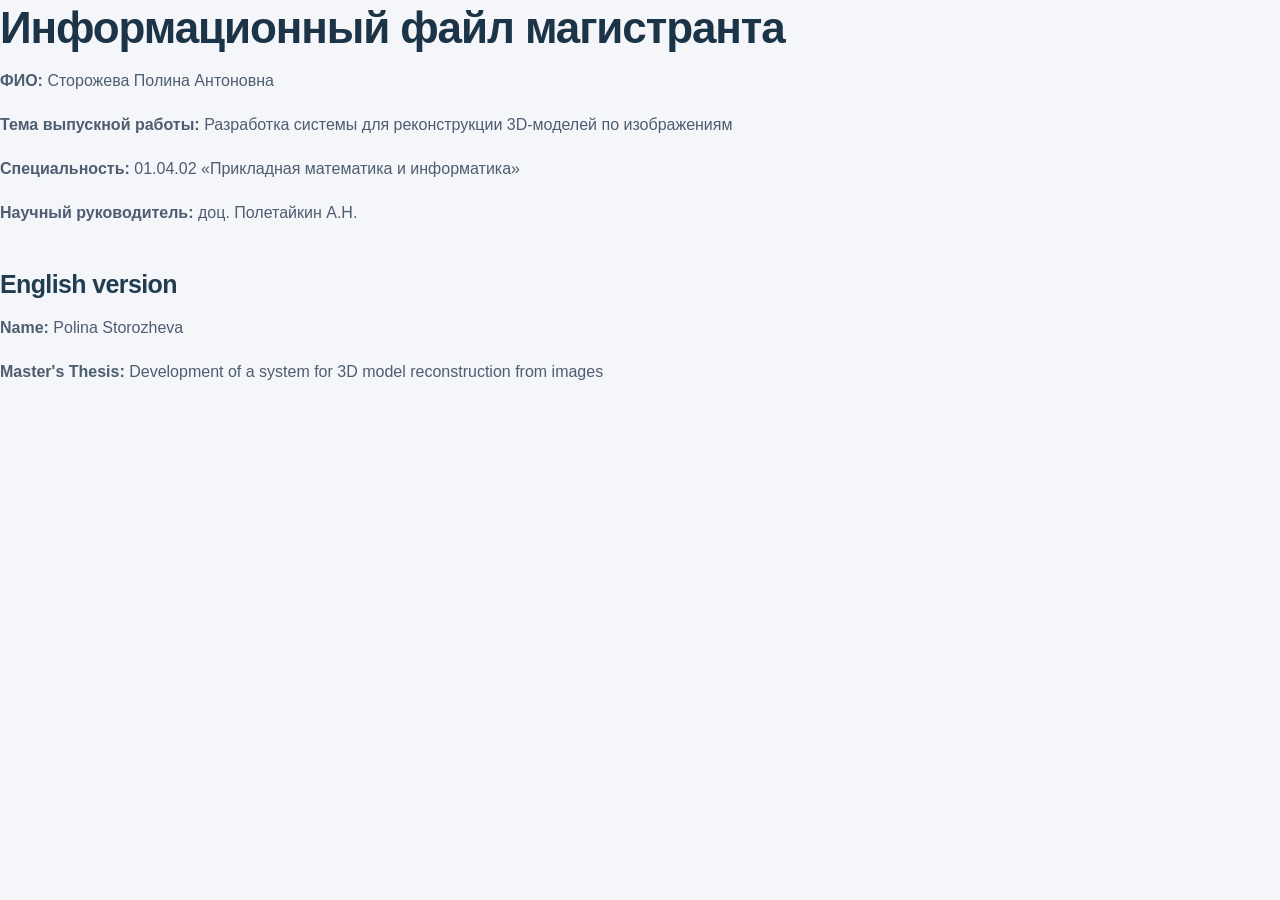
<file: storozheva.html>
<!DOCTYPE html>
<html lang="ru">
<head>
    <meta charset="UTF-8">
    <title>Студент Сторожева П.А.</title>
    <link rel="stylesheet" type="text/css" href="master_style.css">
</head>
<body>
    <h1>Информационный файл магистранта</h1>
    <p><b>ФИО:</b> Сторожева Полина Антоновна</p>
    <p><b>Тема выпускной работы:</b> Разработка системы для реконструкции 3D-моделей по изображениям</p>
    <p><b>Специальность:</b> 01.04.02 «Прикладная математика и информатика»</p>
    <p><b>Научный руководитель:</b> доц. Полетайкин А.Н.</p>
    
    <h2>English version</h2>
    <p><b>Name:</b> Polina Storozheva</p>
    <p><b>Master's Thesis:</b> Development of a system for 3D model reconstruction from images</p>
</body>
</html>
</file>
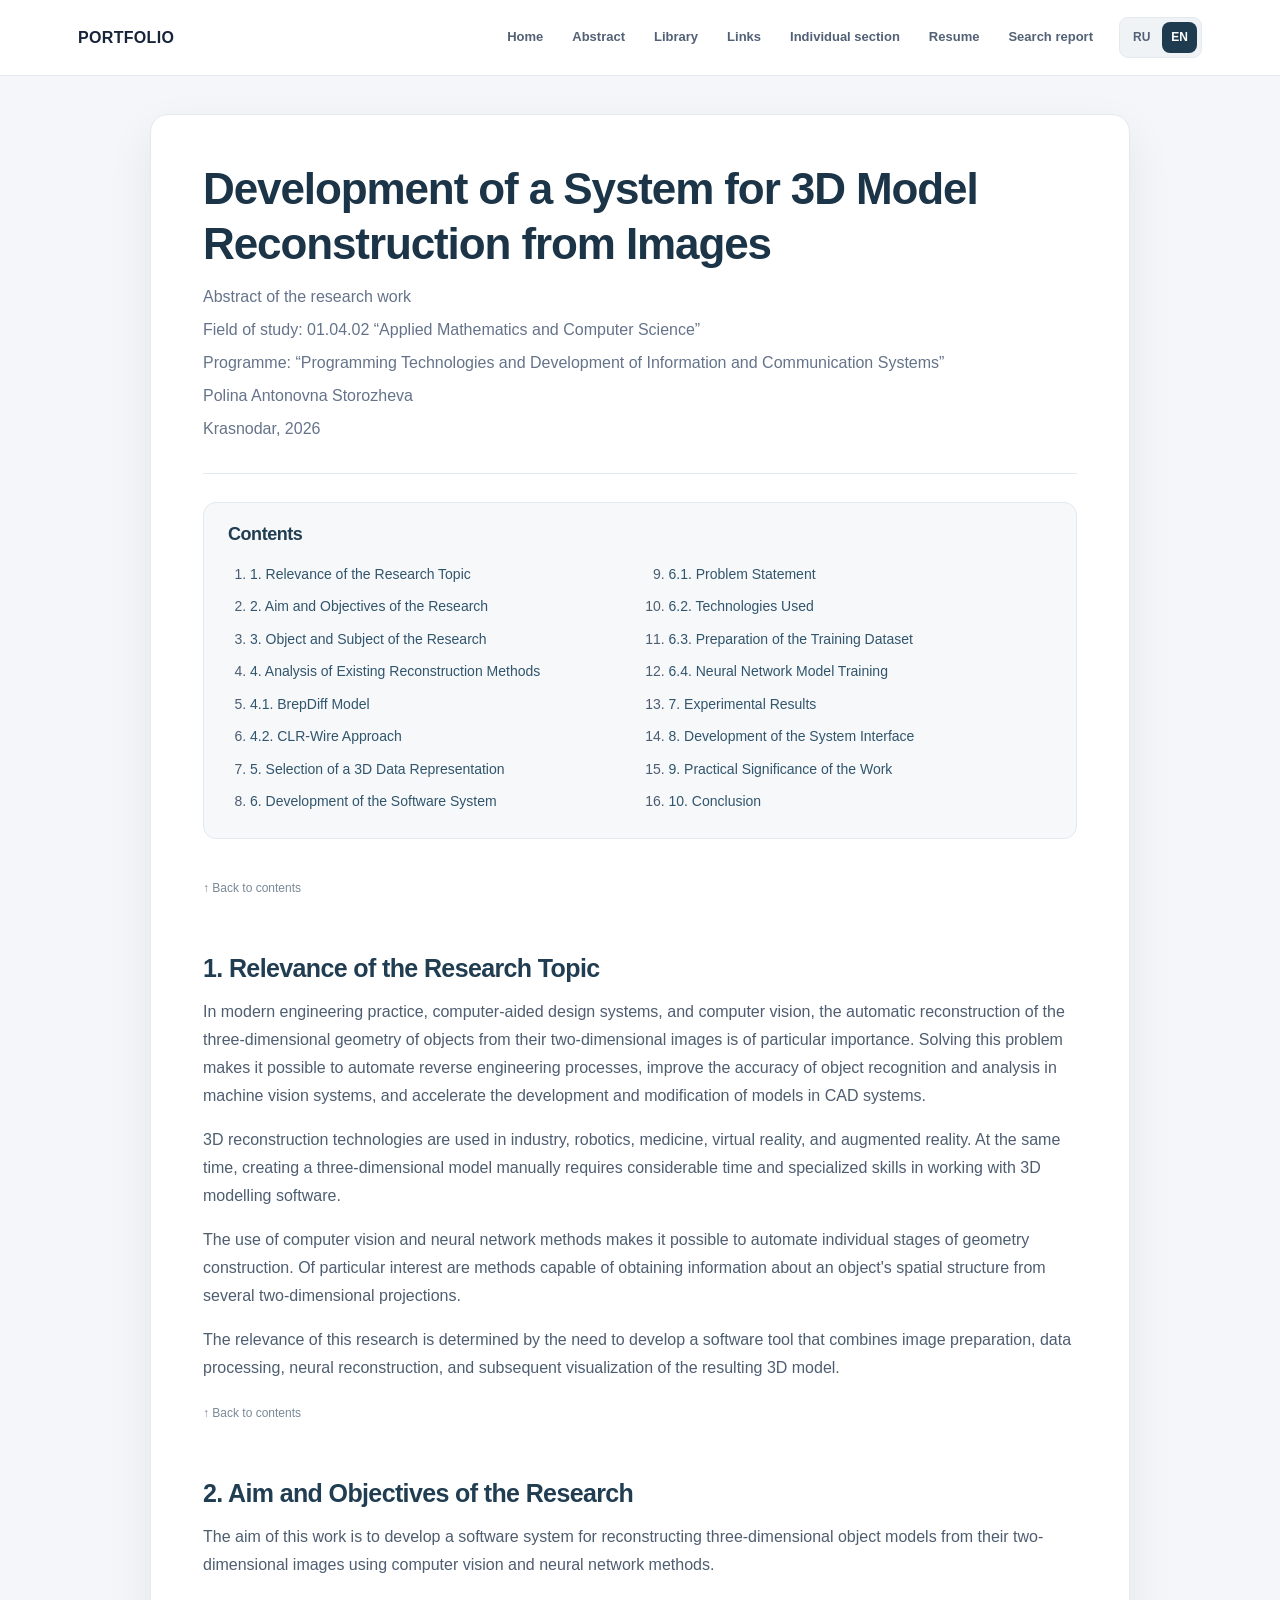
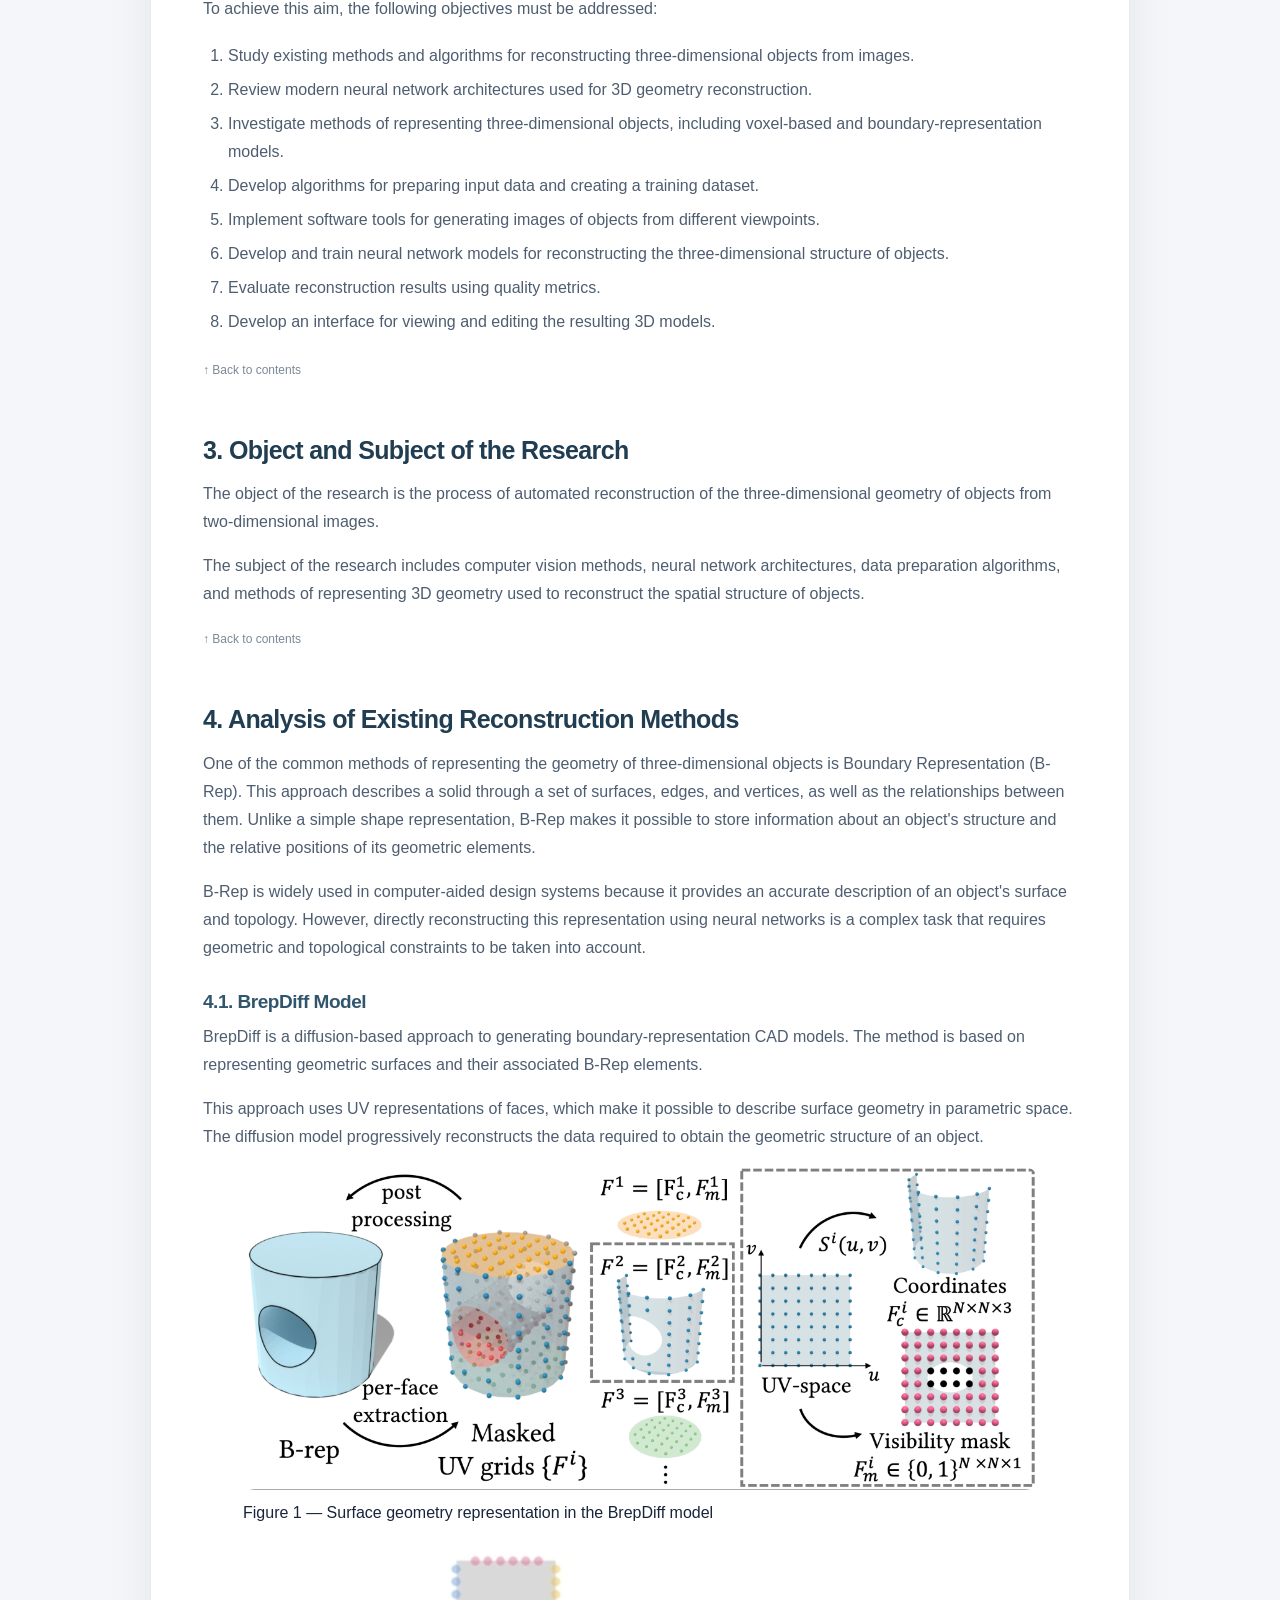
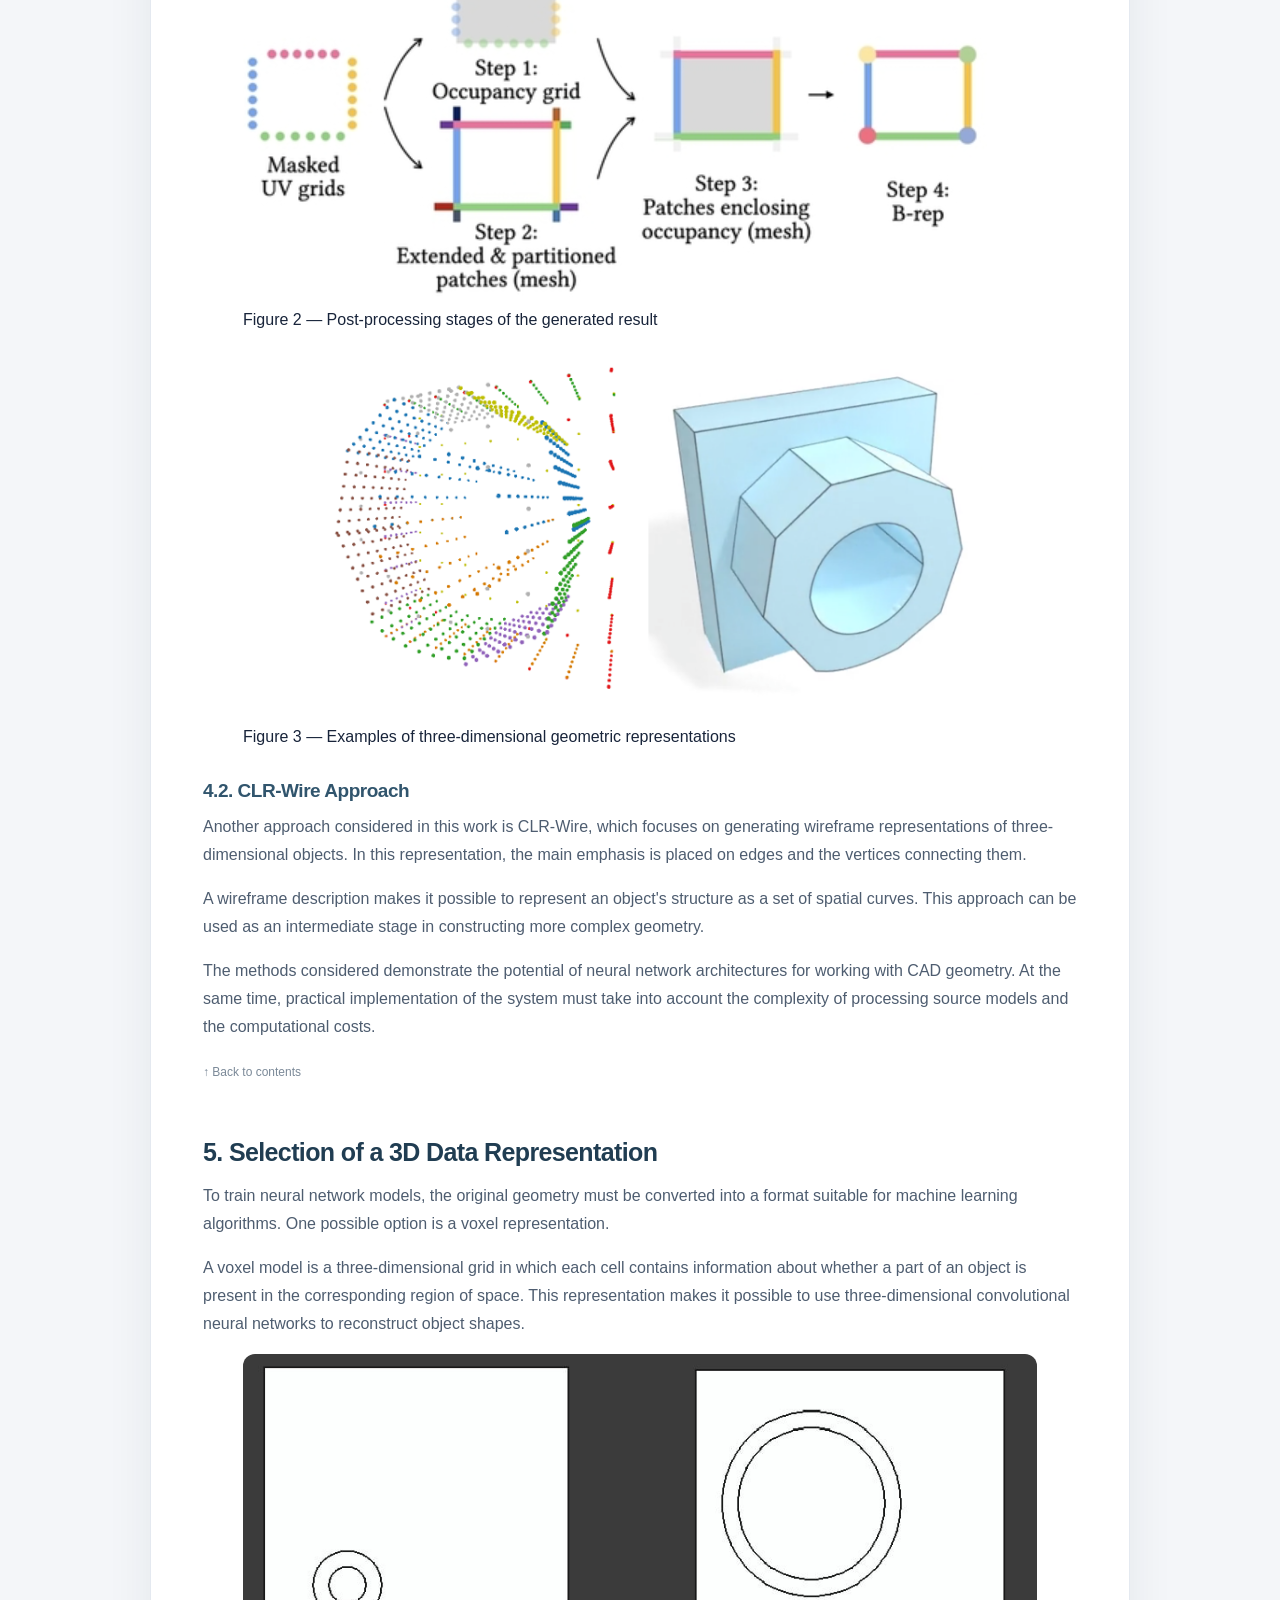
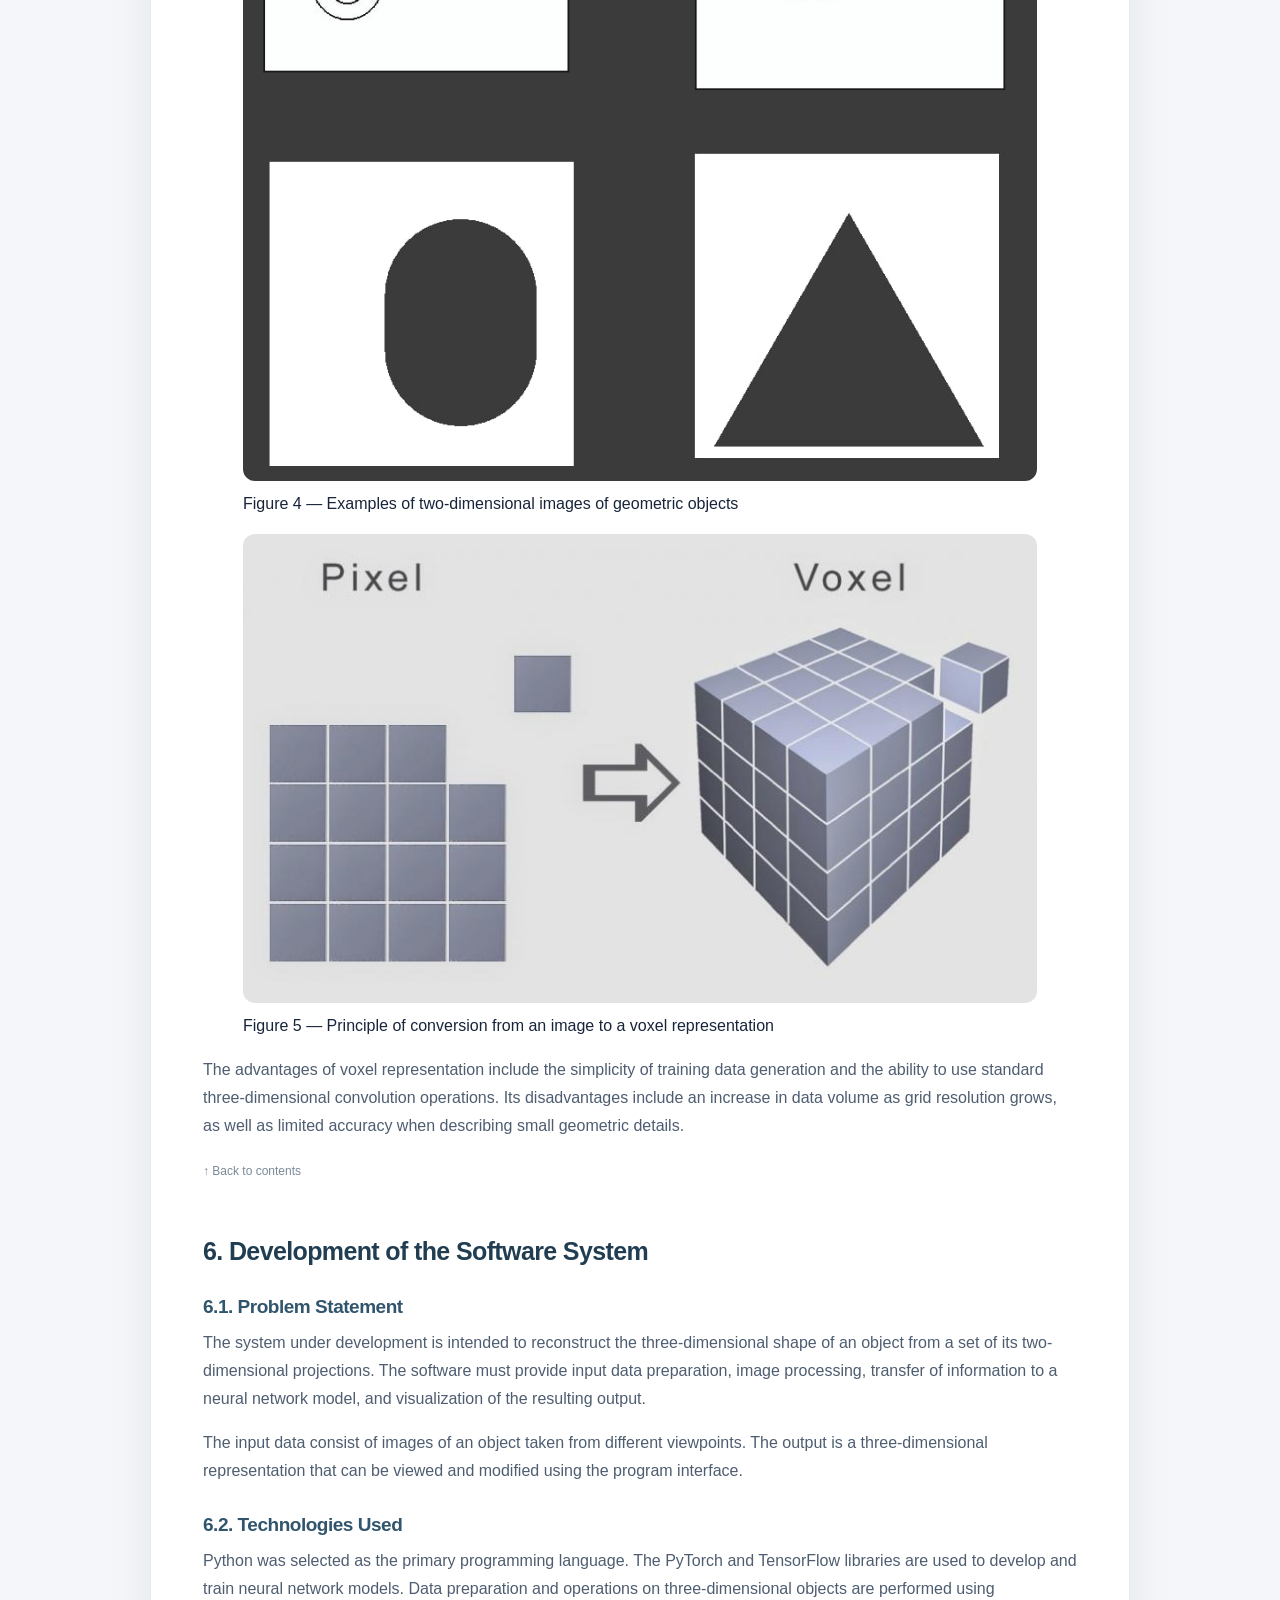
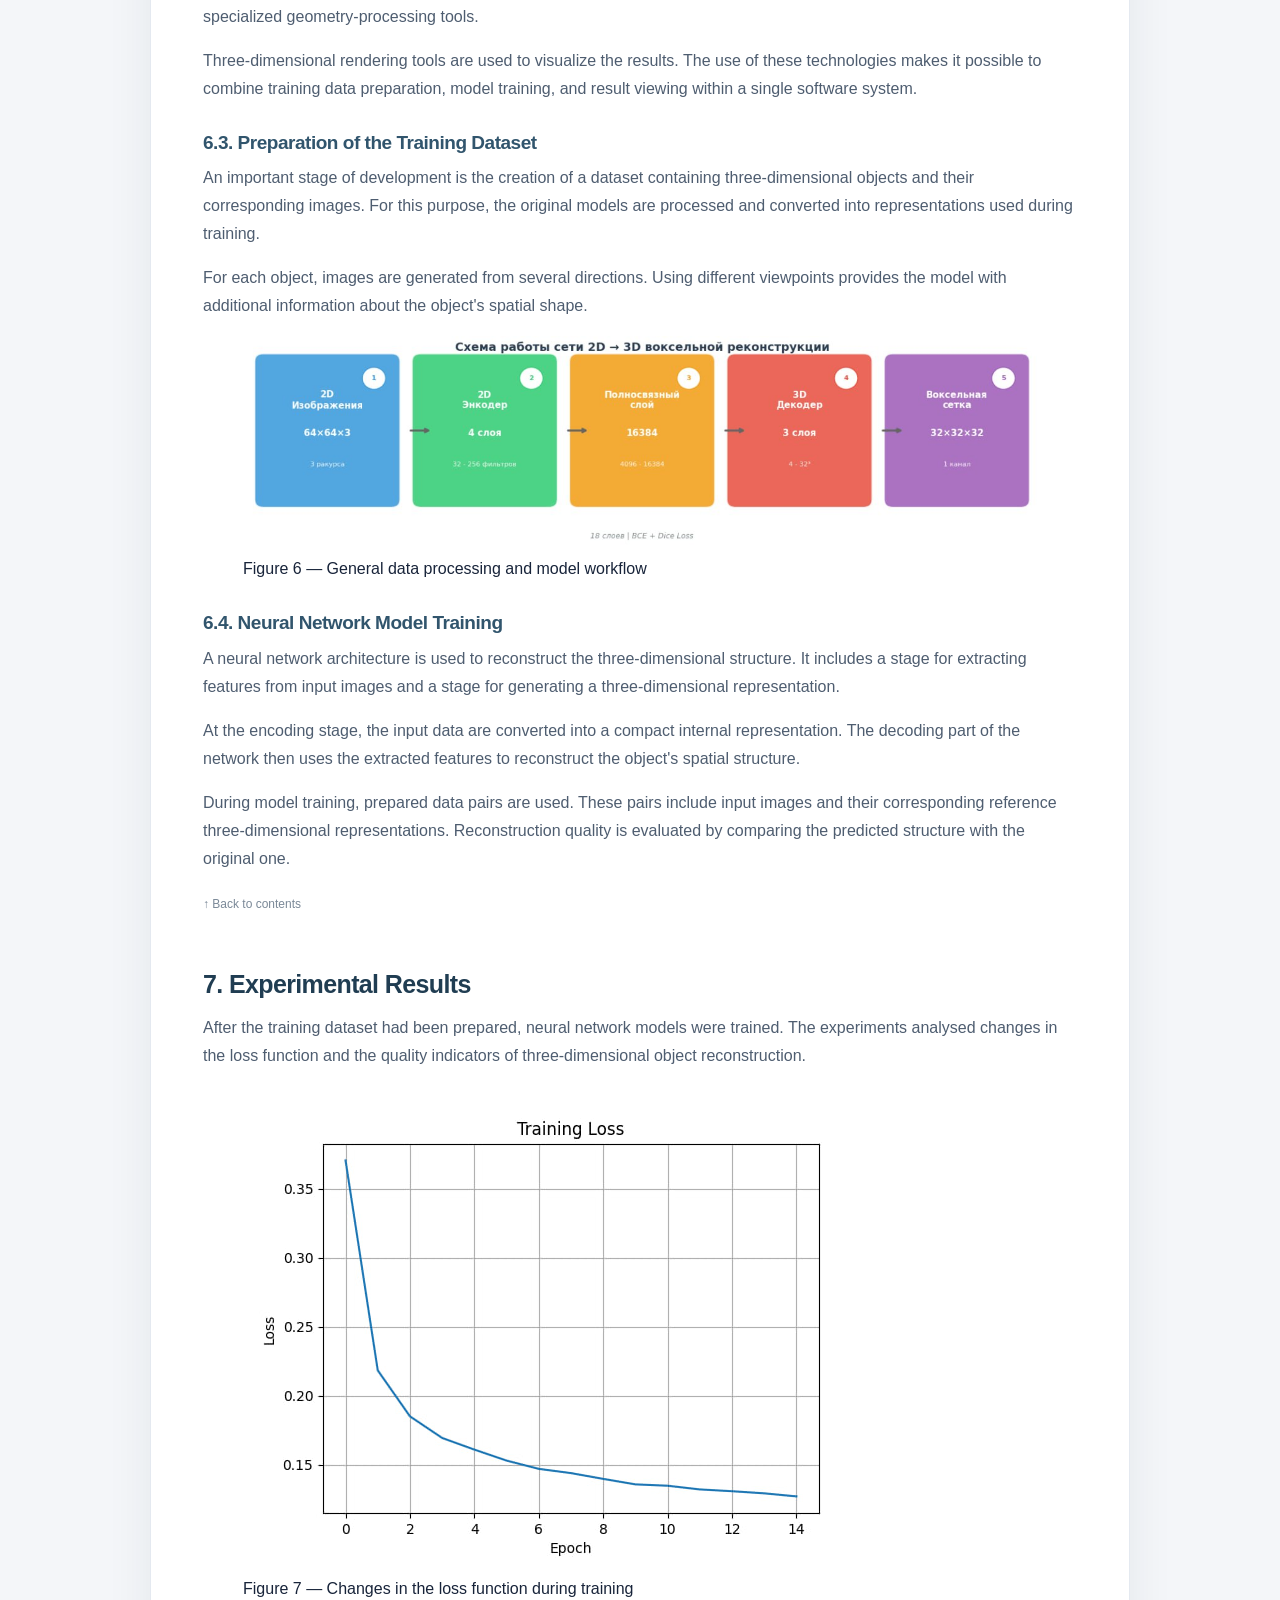
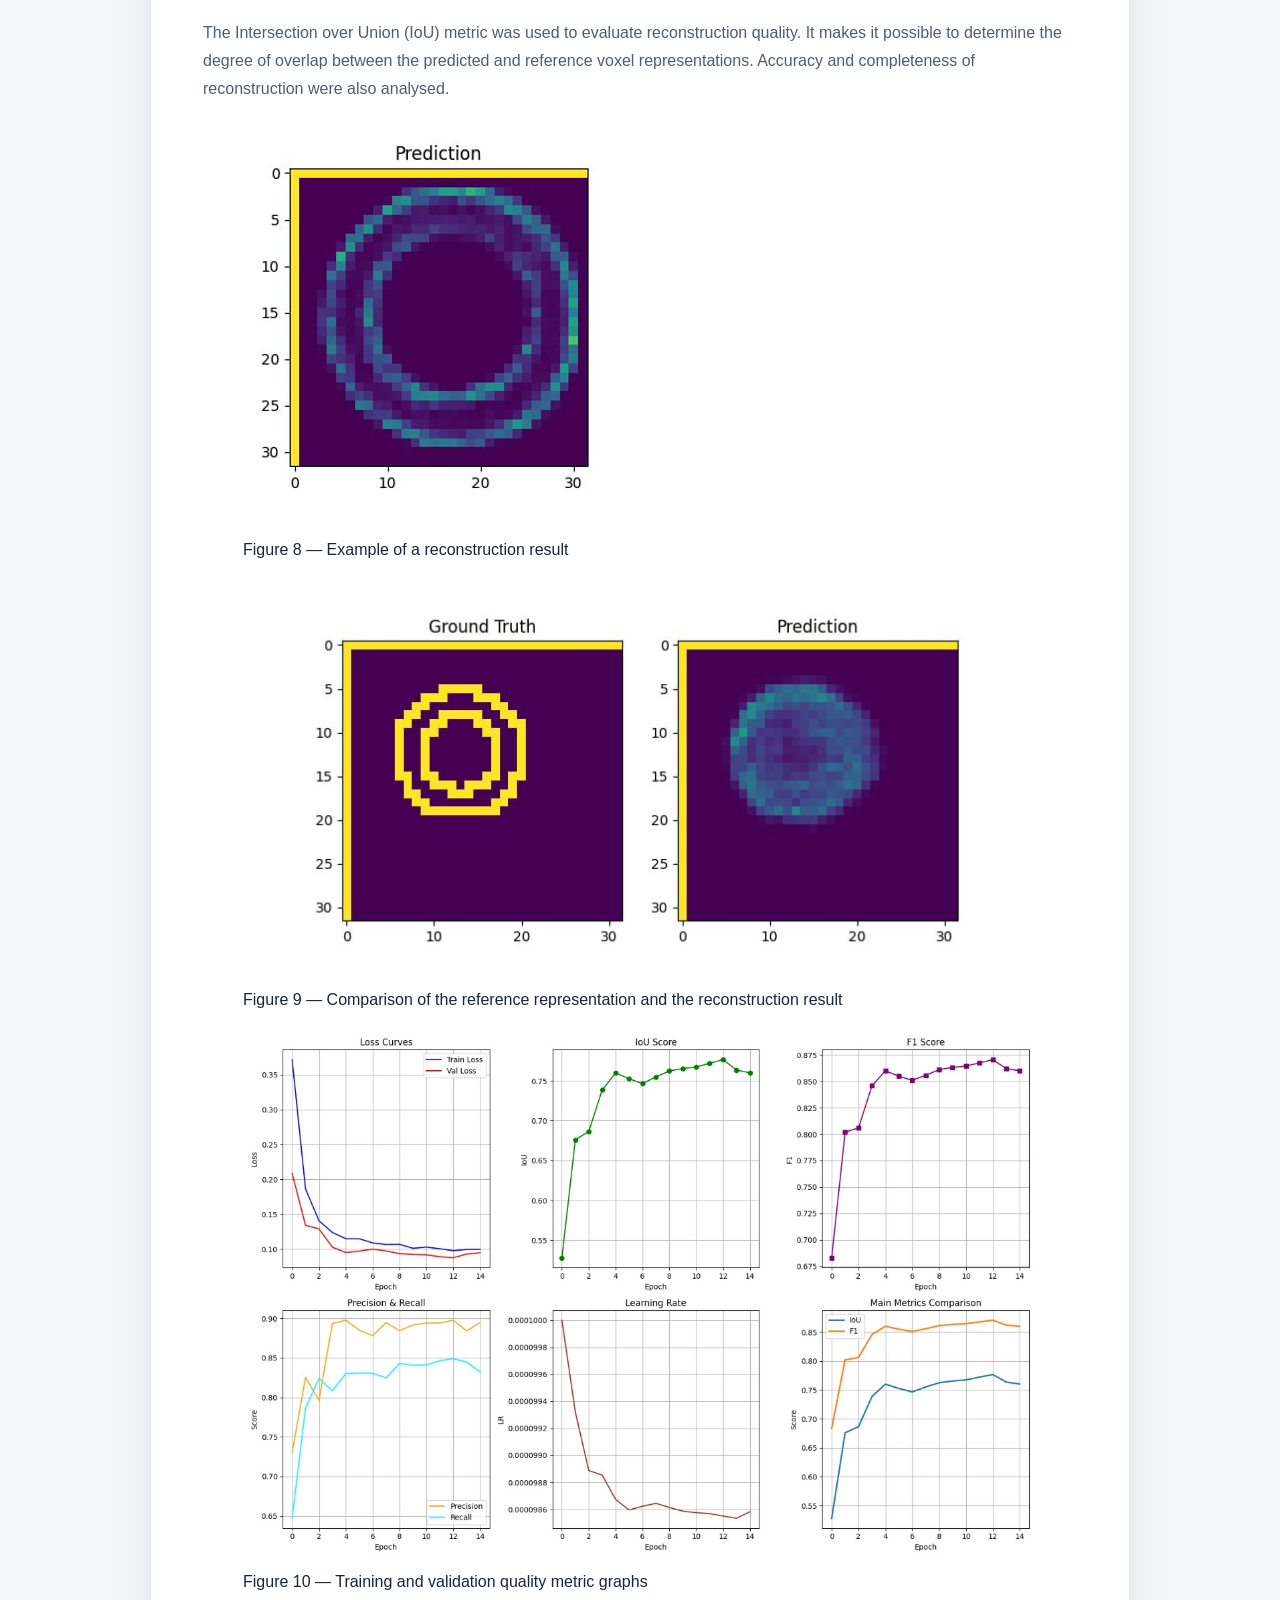
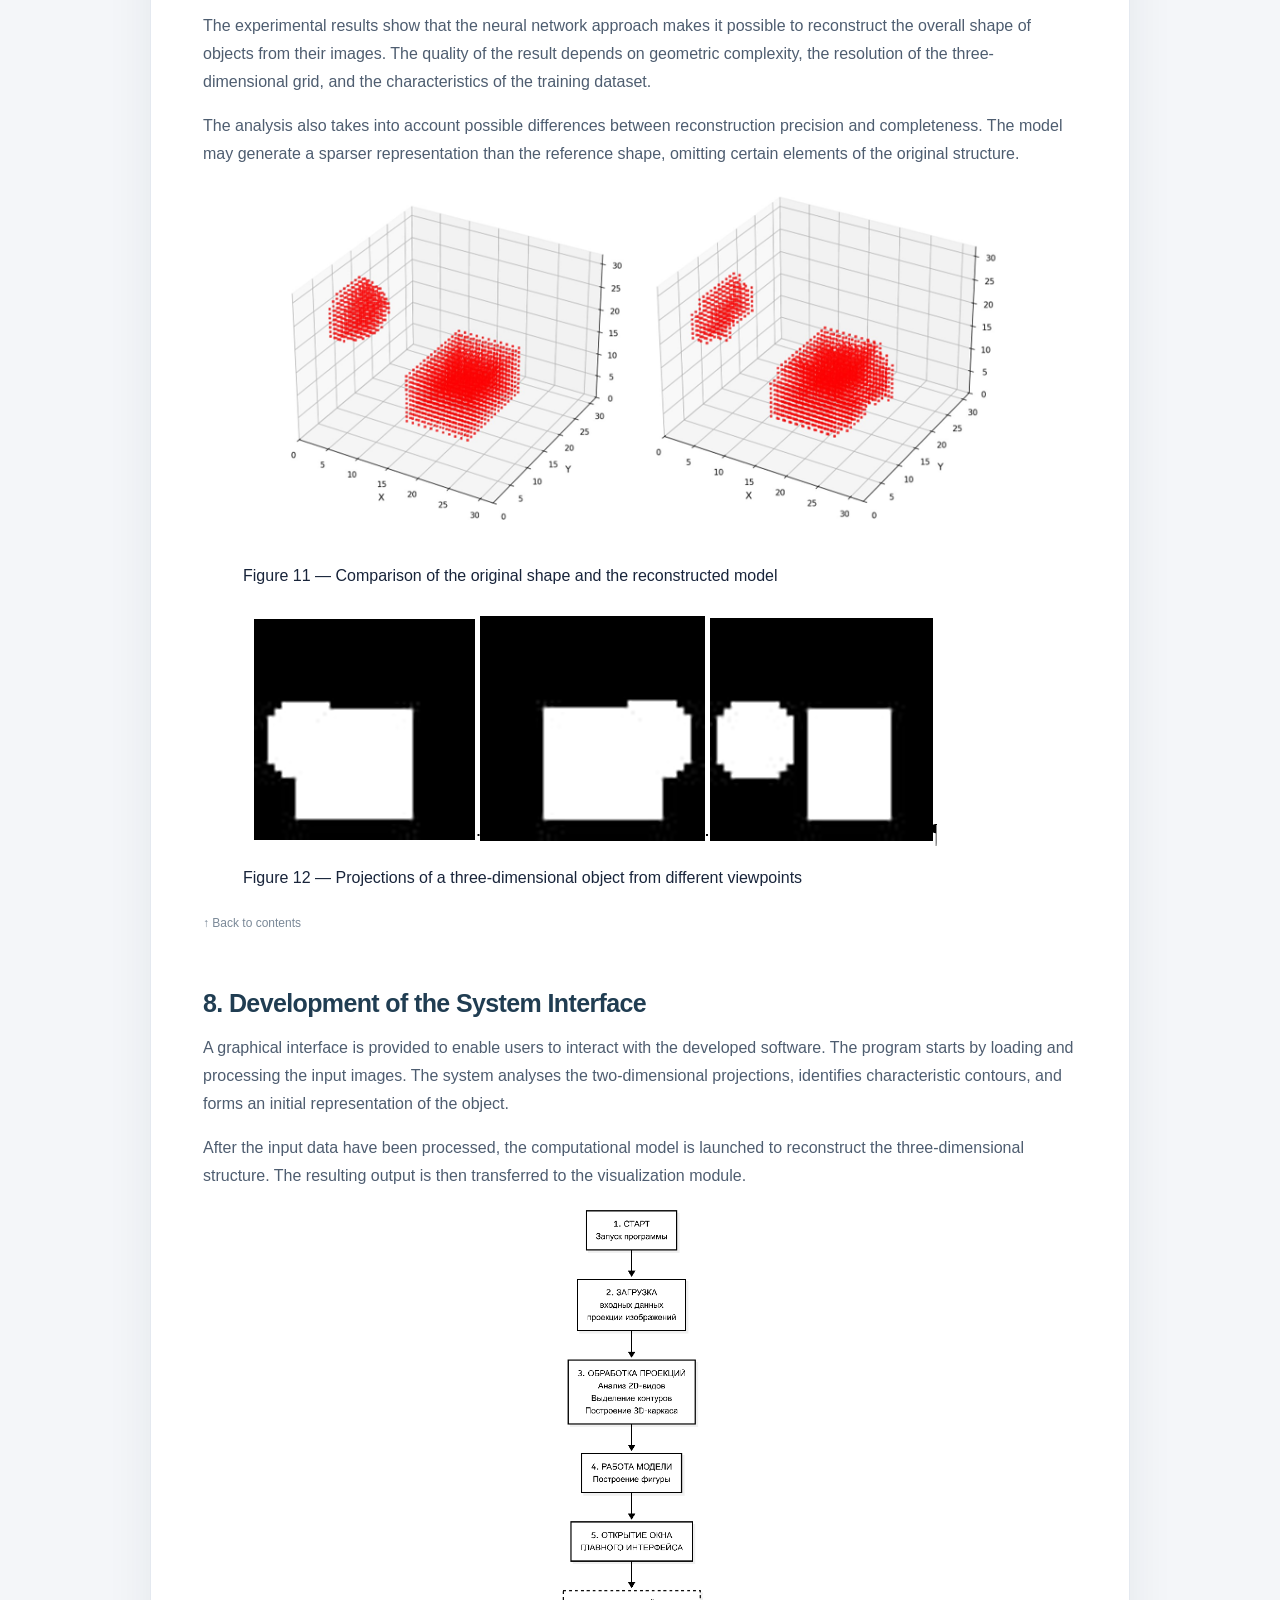
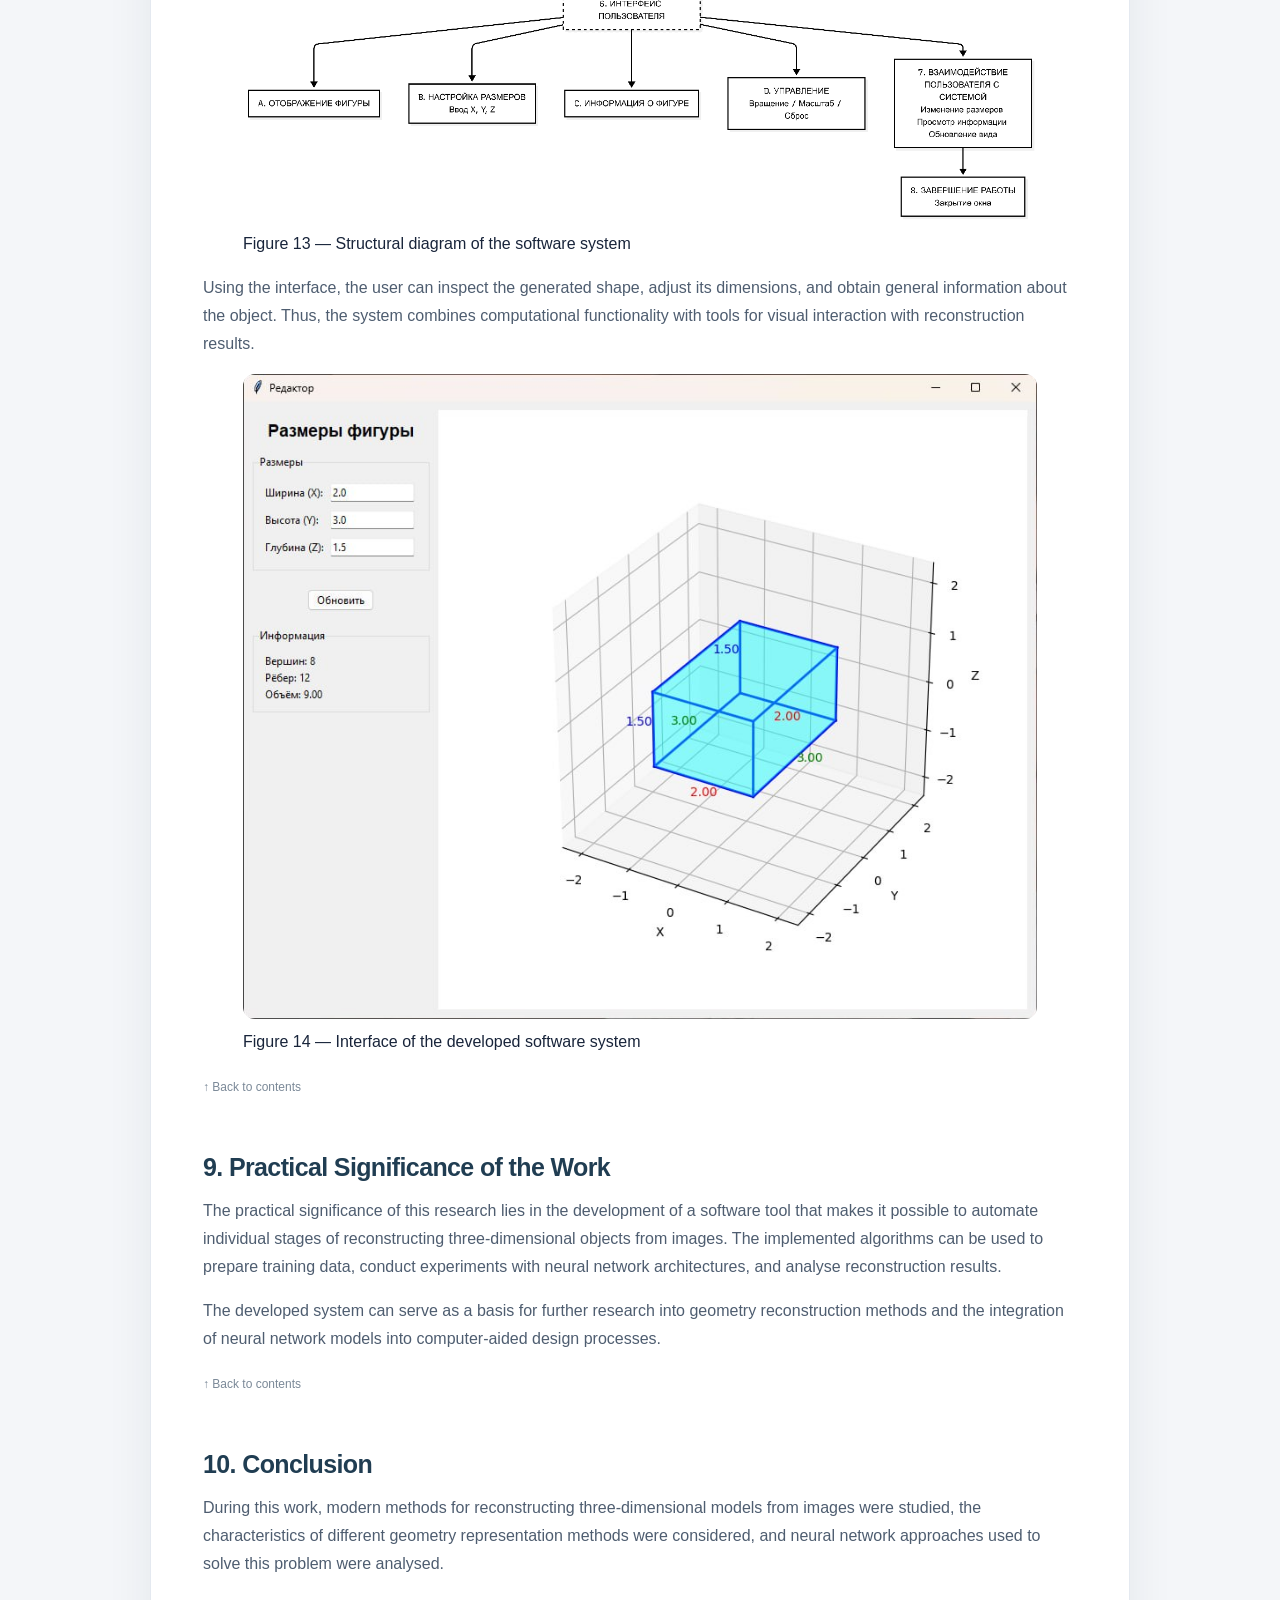
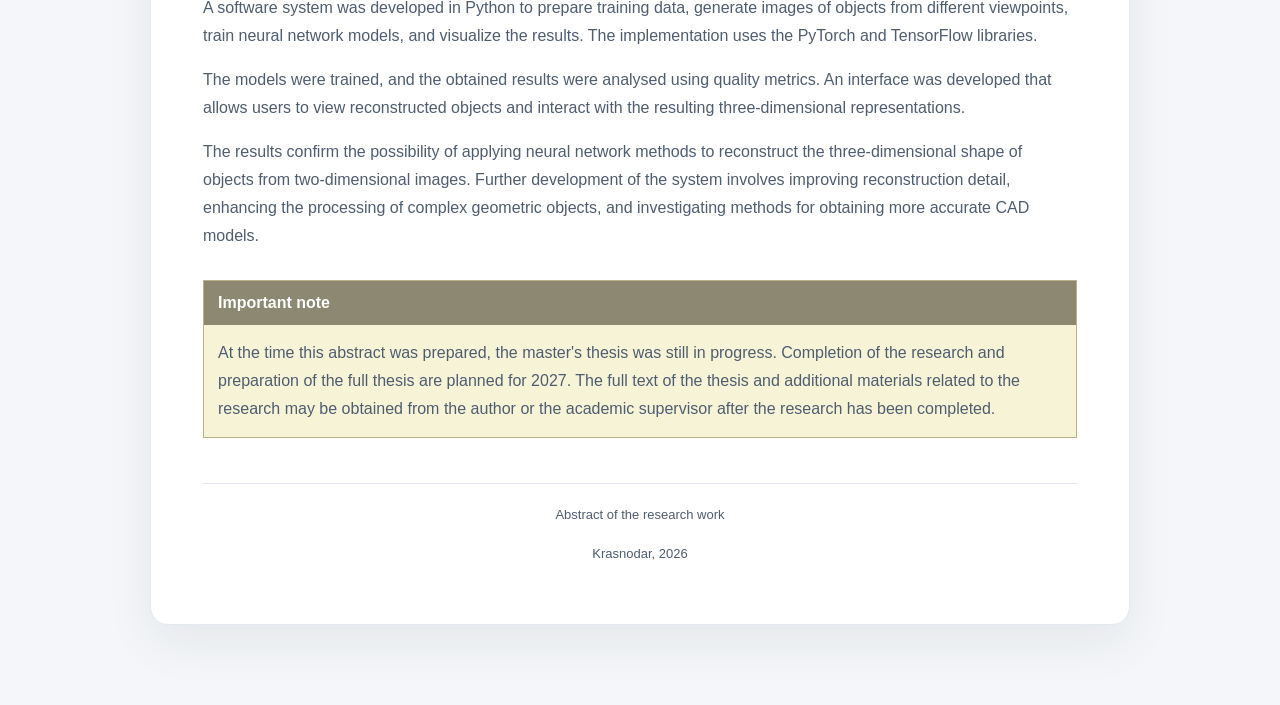
<file: diss/indexe.htm>
<!DOCTYPE html>

<html lang="en">
<head>
<meta charset="utf-8"/>
<meta content="width=device-width, initial-scale=1.0" name="viewport"/>
<title>Abstract — Development of a System for 3D Model Reconstruction from Images</title>
<link href="../master_style.css" rel="stylesheet" type="text/css"/>
</head>
<body><div class="site-header"><div class="header-inner"><a class="brand" href="../indexe.htm"><span>PORTFOLIO</span></a><nav class="nav-links"><a class="" href="../indexe.htm">Home</a><a class="" href="../diss/indexe.htm">Abstract</a><a class="" href="../library/index.htm">Library</a><a class="" href="../links/index.htm">Links</a><a class="" href="../ind/index.htm">Individual section</a><a class="" href="../resume.htm">Resume</a><a class="" href="../search-report.htm">Search report</a><span class="language-switch"><a class="" href="../diss/index.htm">RU</a><a class="current" href="../diss/indexe.htm">EN</a></span></nav></div></div>

<div class="container">
<header>
<h1>Development of a System for 3D Model Reconstruction from Images</h1>
<p>Abstract of the research work</p>
<p>Field of study: 01.04.02 “Applied Mathematics and Computer Science”</p>
<p>Programme: “Programming Technologies and Development of Information and Communication Systems”</p>
<p>Polina Antonovna Storozheva</p>
<p>Krasnodar, 2026</p>
</header><nav class="toc" id="contents"><h2>Contents</h2><ol><li><a href="#section-1">1. Relevance of the Research Topic</a></li><li><a href="#section-2">2. Aim and Objectives of the Research</a></li><li><a href="#section-3">3. Object and Subject of the Research</a></li><li><a href="#section-4">4. Analysis of Existing Reconstruction Methods</a></li><li><a href="#section-5">4.1. BrepDiff Model</a></li><li><a href="#section-6">4.2. CLR-Wire Approach</a></li><li><a href="#section-7">5. Selection of a 3D Data Representation</a></li><li><a href="#section-8">6. Development of the Software System</a></li><li><a href="#section-9">6.1. Problem Statement</a></li><li><a href="#section-10">6.2. Technologies Used</a></li><li><a href="#section-11">6.3. Preparation of the Training Dataset</a></li><li><a href="#section-12">6.4. Neural Network Model Training</a></li><li><a href="#section-13">7. Experimental Results</a></li><li><a href="#section-14">8. Development of the System Interface</a></li><li><a href="#section-15">9. Practical Significance of the Work</a></li><li><a href="#section-16">10. Conclusion</a></li></ol></nav>
<a class="back-top" href="#contents">↑ Back to contents</a><h2 id="section-1">1. Relevance of the Research Topic</h2>
<p>In modern engineering practice, computer-aided design systems, and computer vision, the automatic reconstruction of the three-dimensional geometry of objects from their two-dimensional images is of particular importance. Solving this problem makes it possible to automate reverse engineering processes, improve the accuracy of object recognition and analysis in machine vision systems, and accelerate the development and modification of models in CAD systems.</p>
<p>3D reconstruction technologies are used in industry, robotics, medicine, virtual reality, and augmented reality. At the same time, creating a three-dimensional model manually requires considerable time and specialized skills in working with 3D modelling software.</p>
<p>The use of computer vision and neural network methods makes it possible to automate individual stages of geometry construction. Of particular interest are methods capable of obtaining information about an object's spatial structure from several two-dimensional projections.</p>
<p>The relevance of this research is determined by the need to develop a software tool that combines image preparation, data processing, neural reconstruction, and subsequent visualization of the resulting 3D model.</p>
<a class="back-top" href="#contents">↑ Back to contents</a><h2 id="section-2">2. Aim and Objectives of the Research</h2>
<p>The aim of this work is to develop a software system for reconstructing three-dimensional object models from their two-dimensional images using computer vision and neural network methods.</p>
<p>To achieve this aim, the following objectives must be addressed:</p>
<ol>
<li>Study existing methods and algorithms for reconstructing three-dimensional objects from images.</li>
<li>Review modern neural network architectures used for 3D geometry reconstruction.</li>
<li>Investigate methods of representing three-dimensional objects, including voxel-based and boundary-representation models.</li>
<li>Develop algorithms for preparing input data and creating a training dataset.</li>
<li>Implement software tools for generating images of objects from different viewpoints.</li>
<li>Develop and train neural network models for reconstructing the three-dimensional structure of objects.</li>
<li>Evaluate reconstruction results using quality metrics.</li>
<li>Develop an interface for viewing and editing the resulting 3D models.</li>
</ol>
<a class="back-top" href="#contents">↑ Back to contents</a><h2 id="section-3">3. Object and Subject of the Research</h2>
<p>The object of the research is the process of automated reconstruction of the three-dimensional geometry of objects from two-dimensional images.</p>
<p>The subject of the research includes computer vision methods, neural network architectures, data preparation algorithms, and methods of representing 3D geometry used to reconstruct the spatial structure of objects.</p>
<a class="back-top" href="#contents">↑ Back to contents</a><h2 id="section-4">4. Analysis of Existing Reconstruction Methods</h2>
<p>One of the common methods of representing the geometry of three-dimensional objects is Boundary Representation (B-Rep). This approach describes a solid through a set of surfaces, edges, and vertices, as well as the relationships between them. Unlike a simple shape representation, B-Rep makes it possible to store information about an object's structure and the relative positions of its geometric elements.</p>
<p>B-Rep is widely used in computer-aided design systems because it provides an accurate description of an object's surface and topology. However, directly reconstructing this representation using neural networks is a complex task that requires geometric and topological constraints to be taken into account.</p>
<h3 id="section-5">4.1. BrepDiff Model</h3>
<p>BrepDiff is a diffusion-based approach to generating boundary-representation CAD models. The method is based on representing geometric surfaces and their associated B-Rep elements.</p>
<p>This approach uses UV representations of faces, which make it possible to describe surface geometry in parametric space. The diffusion model progressively reconstructs the data required to obtain the geometric structure of an object.</p>
<figure><img alt="Surface representation and masked UV grid in the BrepDiff model" src="docx_media/image1.png"/><figcaption>Figure 1 — Surface geometry representation in the BrepDiff model</figcaption></figure>
<figure><img alt="Post-processing stages of the BrepDiff generation result" src="docx_media/image2.png"/><figcaption>Figure 2 — Post-processing stages of the generated result</figcaption></figure>
<figure><img alt="Examples of three-dimensional geometric objects and CAD representations" src="docx_media/image3.png"/><figcaption>Figure 3 — Examples of three-dimensional geometric representations</figcaption></figure>
<h3 id="section-6">4.2. CLR-Wire Approach</h3>
<p>Another approach considered in this work is CLR-Wire, which focuses on generating wireframe representations of three-dimensional objects. In this representation, the main emphasis is placed on edges and the vertices connecting them.</p>
<p>A wireframe description makes it possible to represent an object's structure as a set of spatial curves. This approach can be used as an intermediate stage in constructing more complex geometry.</p>
<p>The methods considered demonstrate the potential of neural network architectures for working with CAD geometry. At the same time, practical implementation of the system must take into account the complexity of processing source models and the computational costs.</p>
<a class="back-top" href="#contents">↑ Back to contents</a><h2 id="section-7">5. Selection of a 3D Data Representation</h2>
<p>To train neural network models, the original geometry must be converted into a format suitable for machine learning algorithms. One possible option is a voxel representation.</p>
<p>A voxel model is a three-dimensional grid in which each cell contains information about whether a part of an object is present in the corresponding region of space. This representation makes it possible to use three-dimensional convolutional neural networks to reconstruct object shapes.</p>
<figure><img alt="Examples of two-dimensional silhouettes of geometric objects" src="docx_media/image4.png"/><figcaption>Figure 4 — Examples of two-dimensional images of geometric objects</figcaption></figure>
<figure><img alt="Conversion of an object image into a three-dimensional voxel representation" src="docx_media/image5.jpeg"/><figcaption>Figure 5 — Principle of conversion from an image to a voxel representation</figcaption></figure>
<p>The advantages of voxel representation include the simplicity of training data generation and the ability to use standard three-dimensional convolution operations. Its disadvantages include an increase in data volume as grid resolution grows, as well as limited accuracy when describing small geometric details.</p>
<a class="back-top" href="#contents">↑ Back to contents</a><h2 id="section-8">6. Development of the Software System</h2>
<h3 id="section-9">6.1. Problem Statement</h3>
<p>The system under development is intended to reconstruct the three-dimensional shape of an object from a set of its two-dimensional projections. The software must provide input data preparation, image processing, transfer of information to a neural network model, and visualization of the resulting output.</p>
<p>The input data consist of images of an object taken from different viewpoints. The output is a three-dimensional representation that can be viewed and modified using the program interface.</p>
<h3 id="section-10">6.2. Technologies Used</h3>
<p>Python was selected as the primary programming language. The PyTorch and TensorFlow libraries are used to develop and train neural network models. Data preparation and operations on three-dimensional objects are performed using specialized geometry-processing tools.</p>
<p>Three-dimensional rendering tools are used to visualize the results. The use of these technologies makes it possible to combine training data preparation, model training, and result viewing within a single software system.</p>
<h3 id="section-11">6.3. Preparation of the Training Dataset</h3>
<p>An important stage of development is the creation of a dataset containing three-dimensional objects and their corresponding images. For this purpose, the original models are processed and converted into representations used during training.</p>
<p>For each object, images are generated from several directions. Using different viewpoints provides the model with additional information about the object's spatial shape.</p>
<figure><img alt="Data processing and interaction between neural network model components" src="docx_media/image6.png"/><figcaption>Figure 6 — General data processing and model workflow</figcaption></figure>
<h3 id="section-12">6.4. Neural Network Model Training</h3>
<p>A neural network architecture is used to reconstruct the three-dimensional structure. It includes a stage for extracting features from input images and a stage for generating a three-dimensional representation.</p>
<p>At the encoding stage, the input data are converted into a compact internal representation. The decoding part of the network then uses the extracted features to reconstruct the object's spatial structure.</p>
<p>During model training, prepared data pairs are used. These pairs include input images and their corresponding reference three-dimensional representations. Reconstruction quality is evaluated by comparing the predicted structure with the original one.</p>
<a class="back-top" href="#contents">↑ Back to contents</a><h2 id="section-13">7. Experimental Results</h2>
<p>After the training dataset had been prepared, neural network models were trained. The experiments analysed changes in the loss function and the quality indicators of three-dimensional object reconstruction.</p>
<figure><img alt="Neural network loss function during training" src="docx_media/image7.png"/><figcaption>Figure 7 — Changes in the loss function during training</figcaption></figure>
<p>The Intersection over Union (IoU) metric was used to evaluate reconstruction quality. It makes it possible to determine the degree of overlap between the predicted and reference voxel representations. Accuracy and completeness of reconstruction were also analysed.</p>
<figure><img alt="Example of a three-dimensional shape reconstructed by a neural network model" src="docx_media/image8.png"/><figcaption>Figure 8 — Example of a reconstruction result</figcaption></figure>
<figure><img alt="Comparison of a reference 3D object and a neural network prediction" src="docx_media/image9.png"/><figcaption>Figure 9 — Comparison of the reference representation and the reconstruction result</figcaption></figure>
<figure><img alt="Graphs of quality metrics during model training and validation" src="docx_media/image10.jpeg"/><figcaption>Figure 10 — Training and validation quality metric graphs</figcaption></figure>
<p>The experimental results show that the neural network approach makes it possible to reconstruct the overall shape of objects from their images. The quality of the result depends on geometric complexity, the resolution of the three-dimensional grid, and the characteristics of the training dataset.</p>
<p>The analysis also takes into account possible differences between reconstruction precision and completeness. The model may generate a sparser representation than the reference shape, omitting certain elements of the original structure.</p>
<figure><img alt="Comparison of the original three-dimensional shape and its reconstruction" src="docx_media/image11.png"/><figcaption>Figure 11 — Comparison of the original shape and the reconstructed model</figcaption></figure>
<figure><img alt="Projections of a three-dimensional object from different directions" src="docx_media/image12.png"/><figcaption>Figure 12 — Projections of a three-dimensional object from different viewpoints</figcaption></figure>
<a class="back-top" href="#contents">↑ Back to contents</a><h2 id="section-14">8. Development of the System Interface</h2>
<p>A graphical interface is provided to enable users to interact with the developed software. The program starts by loading and processing the input images. The system analyses the two-dimensional projections, identifies characteristic contours, and forms an initial representation of the object.</p>
<p>After the input data have been processed, the computational model is launched to reconstruct the three-dimensional structure. The resulting output is then transferred to the visualization module.</p>
<figure><img alt="Structural diagram of the software system for 3D object reconstruction" src="docx_media/image13.png"/><figcaption>Figure 13 — Structural diagram of the software system</figcaption></figure>
<p>Using the interface, the user can inspect the generated shape, adjust its dimensions, and obtain general information about the object. Thus, the system combines computational functionality with tools for visual interaction with reconstruction results.</p>
<figure><img alt="Program graphical interface displaying a reconstructed three-dimensional model" src="docx_media/image14.png"/><figcaption>Figure 14 — Interface of the developed software system</figcaption></figure>
<a class="back-top" href="#contents">↑ Back to contents</a><h2 id="section-15">9. Practical Significance of the Work</h2>
<p>The practical significance of this research lies in the development of a software tool that makes it possible to automate individual stages of reconstructing three-dimensional objects from images. The implemented algorithms can be used to prepare training data, conduct experiments with neural network architectures, and analyse reconstruction results.</p>
<p>The developed system can serve as a basis for further research into geometry reconstruction methods and the integration of neural network models into computer-aided design processes.</p>
<a class="back-top" href="#contents">↑ Back to contents</a><h2 id="section-16">10. Conclusion</h2>
<div class="conclusion">
<p>During this work, modern methods for reconstructing three-dimensional models from images were studied, the characteristics of different geometry representation methods were considered, and neural network approaches used to solve this problem were analysed.</p>
<p>A software system was developed in Python to prepare training data, generate images of objects from different viewpoints, train neural network models, and visualize the results. The implementation uses the PyTorch and TensorFlow libraries.</p>
<p>The models were trained, and the obtained results were analysed using quality metrics. An interface was developed that allows users to view reconstructed objects and interact with the resulting three-dimensional representations.</p>
<p>The results confirm the possibility of applying neural network methods to reconstruct the three-dimensional shape of objects from two-dimensional images. Further development of the system involves improving reconstruction detail, enhancing the processing of complex geometric objects, and investigating methods for obtaining more accurate CAD models.</p>
</div>
<div class="important-note" style="margin: 30px 0 25px; border: 1px solid #b8b18a; background: #f7f3d7; color: #333; padding: 0;">
<div style="background: #8d8872; color: #fff; font-weight: bold; padding: 8px 14px;">
            Important note
        </div>
<p style="margin: 0; padding: 14px; text-indent: 0;">
            At the time this abstract was prepared, the master's thesis
            was still in progress. Completion of the research and preparation
            of the full thesis are planned for 2027. The full text of the thesis
            and additional materials related to the research may be obtained
            from the author or the academic supervisor after the research
            has been completed.
        </p>
</div>
<footer>
<p style="text-align: center; text-indent: 0;">Abstract of the research work</p>
<p style="text-align: center; text-indent: 0;">Krasnodar, 2026</p>
</footer>
</div>
</body>
</html>
</file>
<file: master_style.css>
:root{--ink:#18243a;--muted:#65738a;--paper:#fff;--canvas:#f4f6f9;--line:#e4e9f0;--accent:#315d78;--accent2:#c28a55;--soft:#edf2f5;--shadow:0 18px 48px rgba(25,43,62,.07)}
*{box-sizing:border-box}
html{scroll-behavior:smooth;scroll-padding-top:100px}
body{margin:0;background:var(--canvas);color:var(--ink);font:16px/1.75 Inter,"Segoe UI",Arial,sans-serif}
a{color:var(--accent);text-decoration:none}
a:hover{color:#183c54;text-decoration:underline;text-underline-offset:3px}
.site-header{background:#fff;border-bottom:1px solid var(--line);position:relative;z-index:2}
.header-inner{max-width:1180px;margin:auto;padding:17px 28px;display:flex;align-items:center;justify-content:space-between;gap:22px}
.brand{display:flex;align-items:center;gap:12px;color:var(--ink);font-weight:750;letter-spacing:.02em;white-space:nowrap}
.brand-mark{width:38px;height:38px;border-radius:12px;background:#1f3b50;color:#fff;display:grid;place-items:center;font-size:14px;letter-spacing:.04em}
.nav-links{display:flex;align-items:center;justify-content:flex-end;gap:7px;flex-wrap:wrap}
.nav-links a{color:#526176;padding:8px 11px;border-radius:8px;font-size:13px;font-weight:650}
.nav-links a:hover,.nav-links a.active{background:#edf2f5;color:#1d4056;text-decoration:none}
.language-switch{display:inline-flex;gap:3px;padding:4px;background:#f0f3f6;border:1px solid var(--line);border-radius:9px;margin-left:8px}
.language-switch a{padding:5px 9px!important;font-size:12px!important}
.language-switch a.current{background:#1f3b50;color:#fff}
.page-shell{max-width:1120px;margin:38px auto 80px;padding:0 24px}
.container{max-width:980px;margin:38px auto 80px;padding:42px 52px;background:#fff;border:1px solid var(--line);border-radius:18px;box-shadow:var(--shadow)}
.container>header{padding:4px 0 25px;border-bottom:1px solid var(--line);margin-bottom:28px}
h1,h2,h3{line-height:1.25;letter-spacing:-.025em}
h1{font-size:clamp(30px,4vw,44px);margin:0 0 12px;color:#1c3447}
h2{font-size:25px;margin:42px 0 14px;color:#203d52}
h3{font-size:19px;margin:28px 0 10px;color:#31556d}
p,li{color:#4e5d70}
p{margin:0 0 16px}
li{padding:3px 0}
ul,ol{padding-left:25px}
.container>header p{margin:5px 0;color:var(--muted)}
.container figure img{max-width:100%;height:auto;border-radius:12px}
.container img{max-width:100%;height:auto}
.card-grid{display:grid;grid-template-columns:repeat(3,minmax(0,1fr));gap:16px;margin:26px 0}
.section-card{display:block;background:#fff;border:1px solid var(--line);border-radius:14px;padding:22px 23px;min-height:160px;box-shadow:0 7px 22px rgba(25,43,62,.035);transition:transform .2s,border-color .2s,box-shadow .2s}
.section-card:hover{transform:translateY(-3px);border-color:#b9c9d3;box-shadow:var(--shadow);text-decoration:none}
.section-card .eyebrow{display:block;font-size:11px;text-transform:uppercase;letter-spacing:.12em;color:#9a7655;font-weight:750;margin-bottom:12px}
.section-card strong{display:block;font-size:18px;color:#203d52;margin-bottom:7px}
.section-card span:last-child{font-size:13px;color:var(--muted);line-height:1.55}
.hero{background:#1f3b50;color:#fff;border-radius:20px;padding:42px 46px;display:grid;grid-template-columns:1.5fr .8fr;gap:34px;align-items:center;box-shadow:0 20px 50px rgba(25,43,62,.14)}
.hero .kicker{font-size:12px;text-transform:uppercase;letter-spacing:.15em;color:#d4b18c;font-weight:750}
.hero h1{color:#fff;margin:13px 0 14px}
.hero p{color:#d8e1e8;max-width:690px}
.hero .thesis{font-size:18px;color:#fff;font-weight:650;border-left:2px solid #c99a6c;padding-left:17px;margin-top:23px}
.hero-aside{border:1px solid rgba(255,255,255,.18);border-radius:15px;padding:22px;background:rgba(255,255,255,.06)}
.hero-aside .initials{font-size:48px;line-height:1;font-weight:750;letter-spacing:-.06em;color:#e7c39d}
.hero-aside p{font-size:13px;margin:12px 0 0;color:#d7e0e8}
.facts{display:grid;grid-template-columns:repeat(2,minmax(0,1fr));gap:10px;margin-top:18px}
.fact{background:rgba(255,255,255,.07);border-radius:9px;padding:10px 12px}
.fact small{display:block;color:#b9c8d3;font-size:10px;text-transform:uppercase;letter-spacing:.1em}
.fact strong{display:block;color:#fff;font-size:13px;margin-top:3px}
.section-heading{display:flex;align-items:end;justify-content:space-between;gap:15px;margin:42px 0 8px}
.section-heading h2{margin:0}
.section-heading p{font-size:13px;color:var(--muted);margin:0}
.profile-note{background:#eef3f5;border:1px solid #dce6eb;border-radius:13px;padding:20px 23px;margin:24px 0}
.profile-note p:last-child{margin:0}
.pill{display:inline-block;background:#edf2f5;color:#35566b;border-radius:30px;padding:5px 10px;font-size:12px;font-weight:650;margin:3px 4px 3px 0}
.table-wrap{overflow-x:auto;border:1px solid var(--line);border-radius:12px;margin:20px 0 28px}
table{width:100%;border-collapse:collapse;font-size:13px;min-width:720px;background:#fff}
th{background:#eef2f5;color:#29475c;text-align:left;font-weight:750}
th,td{padding:11px 13px;border-bottom:1px solid var(--line);vertical-align:top}
tr:last-child td{border-bottom:0}
td.num{text-align:right;font-variant-numeric:tabular-nums;white-space:nowrap}
.small-note{font-size:13px;color:var(--muted)}
.toc{background:#f6f8fa;border:1px solid var(--line);border-radius:13px;padding:20px 24px;margin:26px 0 34px}
.toc h2{font-size:18px;margin:0 0 12px}
.toc ol{columns:2;column-gap:35px;margin:0;padding-left:22px}
.toc li{break-inside:avoid;padding:4px 0;font-size:14px}
.toc a{color:#31556d}
.back-top{display:inline-block;font-size:12px;color:#7b8998;margin:0 0 12px}
.resource,.section{background:#fff;border:1px solid var(--line);border-radius:12px;padding:19px 22px;margin:17px 0}
.resource{border-left:3px solid #b78b64}
footer{border-top:1px solid var(--line);margin-top:45px;padding-top:20px;color:#8490a0;font-size:13px}
@media(max-width:850px){.header-inner{align-items:flex-start;flex-direction:column}.nav-links{justify-content:flex-start}.hero{grid-template-columns:1fr;padding:32px}.card-grid{grid-template-columns:repeat(2,minmax(0,1fr))}.container{padding:30px 26px}}
@media(max-width:560px){.page-shell{padding:0 14px;margin-top:20px}.hero{padding:26px 22px}.card-grid{grid-template-columns:1fr}.facts{grid-template-columns:1fr 1fr}.container{margin:20px 12px 50px;padding:25px 20px;border-radius:13px}.toc ol{columns:1}h2{font-size:22px}.nav-links a{padding:7px 8px}}

/* Portraits: consistent 180 × 240 presentation */
.portrait{display:flex;justify-content:center;align-items:center;margin:0 auto 16px}
.portrait-img,.resume-photo{display:block;width:180px;height:240px;max-width:100%;object-fit:cover;object-position:center;border-radius:18px;border:3px solid rgba(255,255,255,.16);box-shadow:0 12px 28px rgba(0,0,0,.2)}
.portrait-caption{text-align:center;font-size:14px;font-weight:650;margin:0 0 18px;color:#e3ebf0}
.resume-header{display:flex;align-items:center;justify-content:space-between;gap:28px}
.resume-header>div{flex:1;min-width:0}
.resume-photo{flex:0 0 180px;border:1px solid var(--line);box-shadow:0 10px 26px rgba(25,43,62,.12)}
@media(max-width:560px){.resume-header{align-items:flex-start;flex-direction:column-reverse;gap:18px}.resume-photo{width:180px;height:240px;align-self:center}}
</file>
